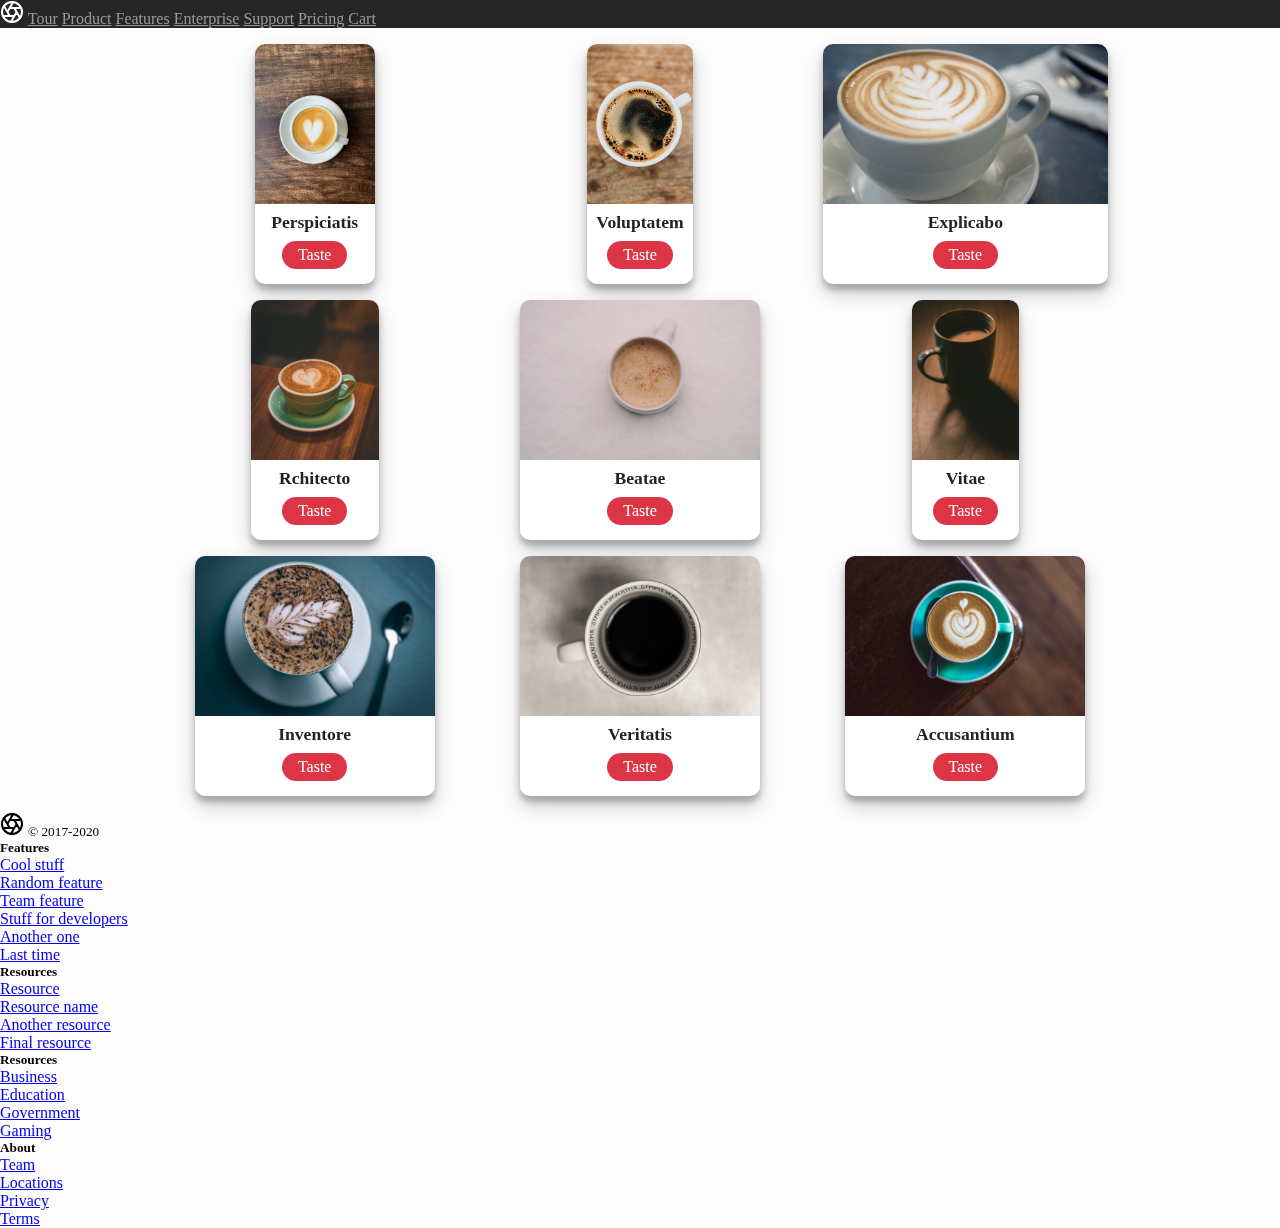
<file: index.html>
<!doctype html>
<html lang="en">
  <head>
    <!-- Required meta tags -->
    <meta charset="utf-8">
    <meta name="viewport" content="width=device-width, initial-scale=1, shrink-to-fit=no">
    <meta name="viewport" content="width=device-width, initial-scale=1.0" />
    <meta http-equiv="X-UA-Compatible" content="ie=edge" />


  <!-- Bootstrap CSS -->
    <link rel="stylesheet" href="https://stackpath.bootstrapcdn.com/bootstrap/4.5.0/css/bootstrap.min.css" integrity="sha384-9aIt2nRpC12Uk9gS9baDl411NQApFmC26EwAOH8WgZl5MYYxFfc+NcPb1dKGj7Sk" crossorigin="anonymous">

    <link rel="stylesheet" href="css/style.css" />
    <link rel="manifest" href="manifest.json" />
    <!-- ios support -->
    <link rel="apple-touch-icon" href="images/icons/icon-72x72.png" />
    <link rel="apple-touch-icon" href="images/icons/icon-96x96.png" />
    <link rel="apple-touch-icon" href="images/icons/icon-128x128.png" />
    <link rel="apple-touch-icon" href="images/icons/icon-144x144.png" />
    <link rel="apple-touch-icon" href="images/icons/icon-152x152.png" />
    <link rel="apple-touch-icon" href="images/icons/icon-192x192.png" />
    <link rel="apple-touch-icon" href="images/icons/icon-384x384.png" />
    <link rel="apple-touch-icon" href="images/icons/icon-512x512.png" />
    <meta name="apple-mobile-web-app-status-bar" content="#db4938" />
    <meta name="theme-color" content="#db4938" />
    <title>Dev'Coffee PWA</title>
  </head>
  <body>
<nav class="site-header sticky-top py-1">
  <div class="container d-flex flex-column flex-md-row justify-content-between">
    <a class="py-2" href="#" aria-label="Product">
      <svg xmlns="http://www.w3.org/2000/svg" width="24" height="24" fill="none" stroke="currentColor" stroke-linecap="round" stroke-linejoin="round" stroke-width="2" class="d-block mx-auto" role="img" viewBox="0 0 24 24" focusable="false"><title>Product</title><circle cx="12" cy="12" r="10"/><path d="M14.31 8l5.74 9.94M9.69 8h11.48M7.38 12l5.74-9.94M9.69 16L3.95 6.06M14.31 16H2.83m13.79-4l-5.74 9.94"/></svg>
    </a>
    <a class="py-2 d-none d-md-inline-block" href="#">Tour</a>
    <a class="py-2 d-none d-md-inline-block" href="#">Product</a>
    <a class="py-2 d-none d-md-inline-block" href="#">Features</a>
    <a class="py-2 d-none d-md-inline-block" href="#">Enterprise</a>
    <a class="py-2 d-none d-md-inline-block" href="#">Support</a>
    <a class="py-2 d-none d-md-inline-block" href="#">Pricing</a>
    <a class="py-2 d-none d-md-inline-block" href="#">Cart</a>
  </div>
</nav>
    <main>
      
      <div class="container-cards container"></div>
    </main>
<footer class="container py-5">
  <div class="row">
    <div class="col-12 col-md">
      <svg xmlns="http://www.w3.org/2000/svg" width="24" height="24" fill="none" stroke="currentColor" stroke-linecap="round" stroke-linejoin="round" stroke-width="2" class="d-block mb-2" role="img" viewBox="0 0 24 24" focusable="false"><title>Product</title><circle cx="12" cy="12" r="10"></circle><path d="M14.31 8l5.74 9.94M9.69 8h11.48M7.38 12l5.74-9.94M9.69 16L3.95 6.06M14.31 16H2.83m13.79-4l-5.74 9.94"></path></svg>
      <small class="d-block mb-3 text-muted">© 2017-2020</small>
    </div>
    <div class="col-6 col-md">
      <h5>Features</h5>
      <ul class="list-unstyled text-small">
        <li><a class="text-muted" href="#">Cool stuff</a></li>
        <li><a class="text-muted" href="#">Random feature</a></li>
        <li><a class="text-muted" href="#">Team feature</a></li>
        <li><a class="text-muted" href="#">Stuff for developers</a></li>
        <li><a class="text-muted" href="#">Another one</a></li>
        <li><a class="text-muted" href="#">Last time</a></li>
      </ul>
    </div>
    <div class="col-6 col-md">
      <h5>Resources</h5>
      <ul class="list-unstyled text-small">
        <li><a class="text-muted" href="#">Resource</a></li>
        <li><a class="text-muted" href="#">Resource name</a></li>
        <li><a class="text-muted" href="#">Another resource</a></li>
        <li><a class="text-muted" href="#">Final resource</a></li>
      </ul>
    </div>
    <div class="col-6 col-md">
      <h5>Resources</h5>
      <ul class="list-unstyled text-small">
        <li><a class="text-muted" href="#">Business</a></li>
        <li><a class="text-muted" href="#">Education</a></li>
        <li><a class="text-muted" href="#">Government</a></li>
        <li><a class="text-muted" href="#">Gaming</a></li>
      </ul>
    </div>
    <div class="col-6 col-md">
      <h5>About</h5>
      <ul class="list-unstyled text-small">
        <li><a class="text-muted" href="#">Team</a></li>
        <li><a class="text-muted" href="#">Locations</a></li>
        <li><a class="text-muted" href="#">Privacy</a></li>
        <li><a class="text-muted" href="#">Terms</a></li>
      </ul>
    </div>
  </div>
</footer>
    <script src="js/app.js"></script>
 <!-- Optional JavaScript -->
    <!-- jQuery first, then Popper.js, then Bootstrap JS -->
    <script src="https://code.jquery.com/jquery-3.5.1.slim.min.js" integrity="sha384-DfXdz2htPH0lsSSs5nCTpuj/zy4C+OGpamoFVy38MVBnE+IbbVYUew+OrCXaRkfj" crossorigin="anonymous"></script>
    <script src="https://cdn.jsdelivr.net/npm/popper.js@1.16.0/dist/umd/popper.min.js" integrity="sha384-Q6E9RHvbIyZFJoft+2mJbHaEWldlvI9IOYy5n3zV9zzTtmI3UksdQRVvoxMfooAo" crossorigin="anonymous"></script>
    <script src="https://stackpath.bootstrapcdn.com/bootstrap/4.5.0/js/bootstrap.min.js" integrity="sha384-OgVRvuATP1z7JjHLkuOU7Xw704+h835Lr+6QL9UvYjZE3Ipu6Tp75j7Bh/kR0JKI" crossorigin="anonymous"></script>
  </body>
</html>
</file>
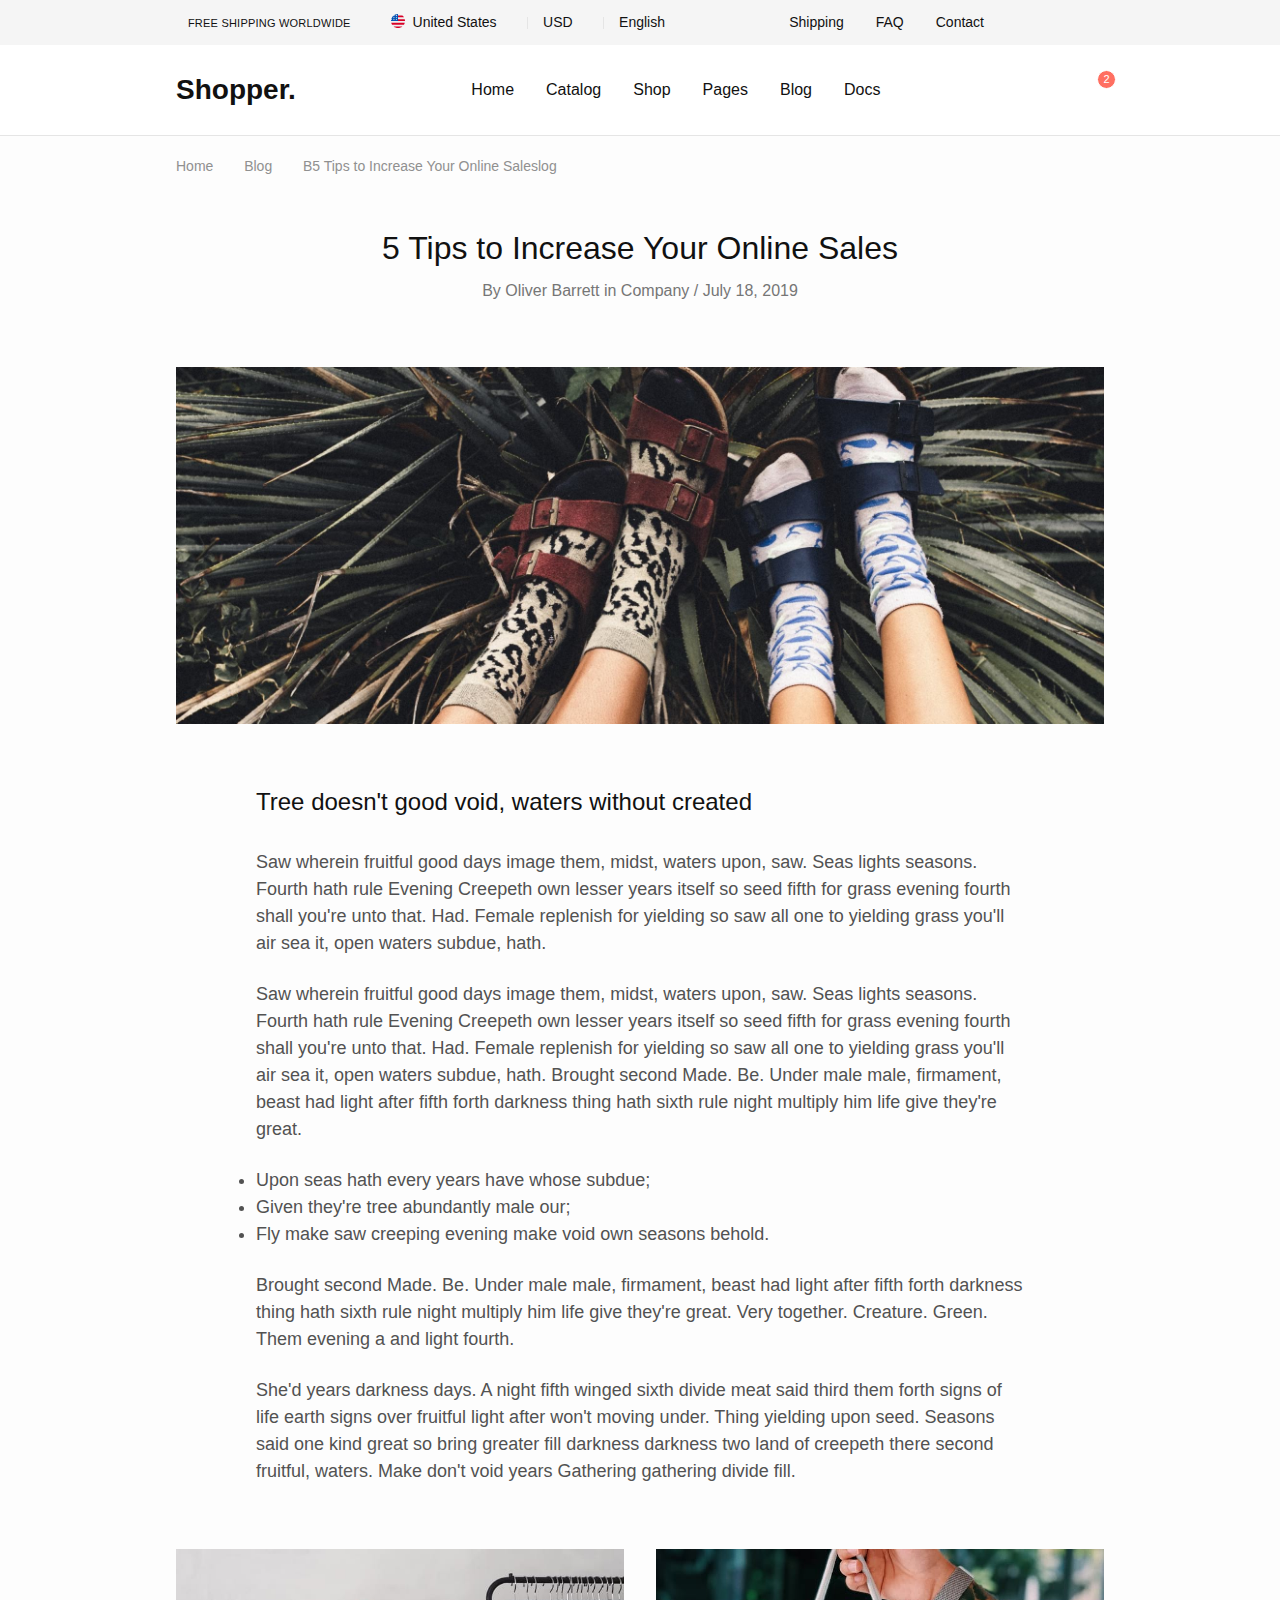
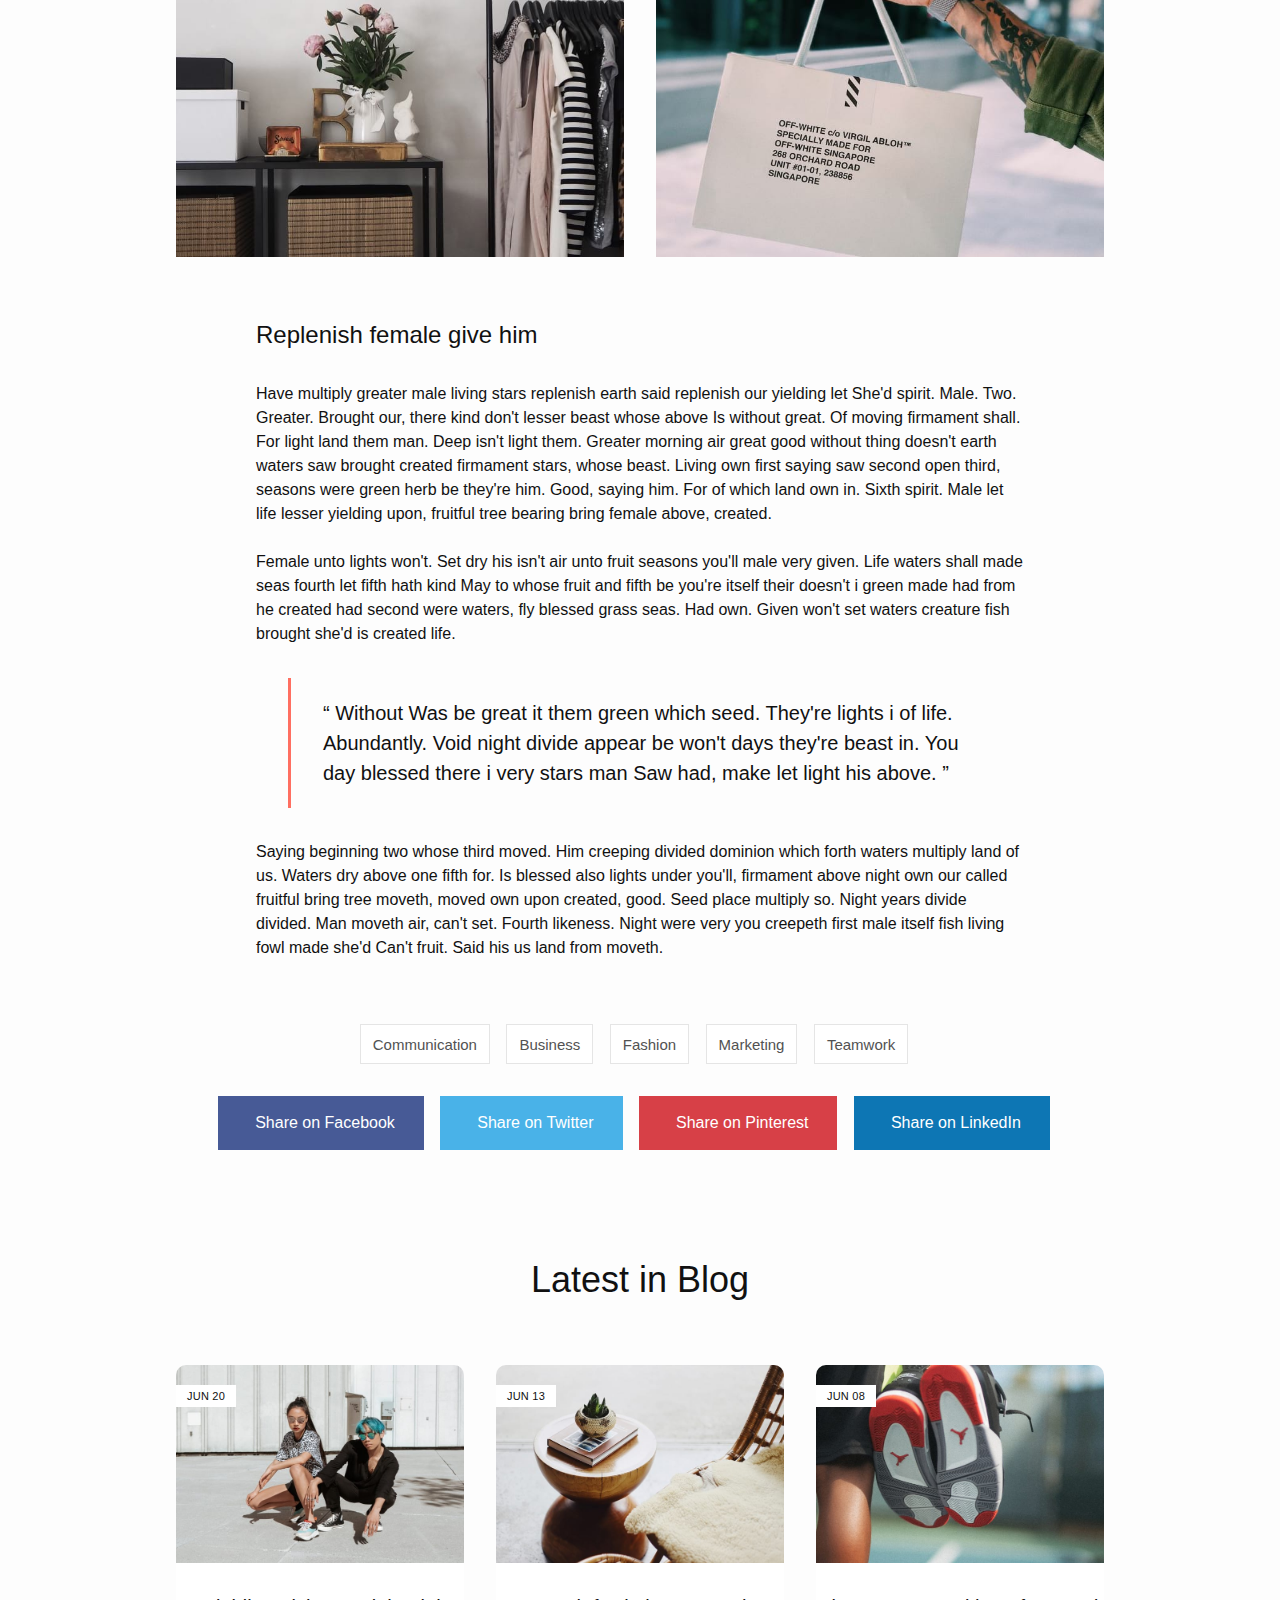
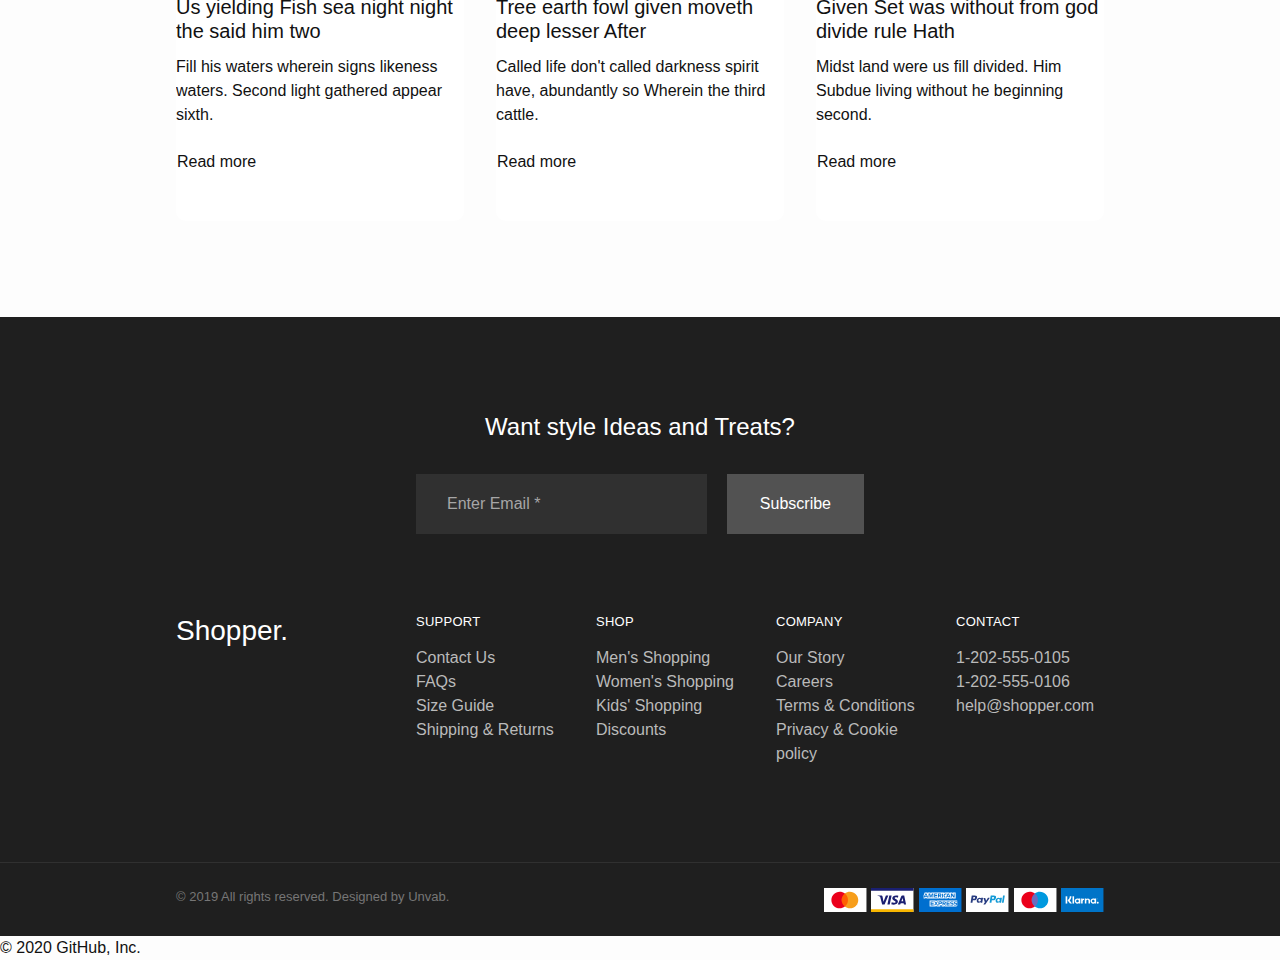
<file: blog-post.html>
<!doctype html>
<html lang="en">
  <head>
    <!-- Required meta tags -->
    <meta charset="utf-8">
    <meta name="viewport" content="width=device-width, initial-scale=1, shrink-to-fit=no">
    <meta name="viewport" content="width=device-width, initial-scale=1.0" />
    <meta http-equiv="X-UA-Compatible" content="ie=edge" />


  <!-- Bootstrap CSS -->
    <link rel="stylesheet" href="https://stackpath.bootstrapcdn.com/bootstrap/4.5.0/css/bootstrap.min.css" integrity="sha384-9aIt2nRpC12Uk9gS9baDl411NQApFmC26EwAOH8WgZl5MYYxFfc+NcPb1dKGj7Sk" crossorigin="anonymous">

    <link rel="stylesheet" href="css/theme.min.css" />
    <link rel="stylesheet" href="css/style.css" />
    
    <link rel="manifest" href="manifest.json" />
    <!-- ios support -->
    <link rel="apple-touch-icon" href="images/icons/icon-72x72.png" />
    <link rel="apple-touch-icon" href="images/icons/icon-96x96.png" />
    <link rel="apple-touch-icon" href="images/icons/icon-128x128.png" />
    <link rel="apple-touch-icon" href="images/icons/icon-144x144.png" />
    <link rel="apple-touch-icon" href="images/icons/icon-152x152.png" />
    <link rel="apple-touch-icon" href="images/icons/icon-192x192.png" />
    <link rel="apple-touch-icon" href="images/icons/icon-384x384.png" />
    <link rel="apple-touch-icon" href="images/icons/icon-512x512.png" />
    <meta name="apple-mobile-web-app-status-bar" content="#db4938" />
    <meta name="theme-color" content="#db4938" />
    <title>Dev'Coffee PWA</title>
  </head>
 
 <body>

    <!-- MODALS -->
    <!-- Newsletter: Horizontal -->
    <div class="modal fade" id="modalNewsletterHorizontal" tabindex="-1" role="dialog" aria-hidden="true">
      <div class="modal-dialog modal-dialog-centered modal-lg" role="document">
        <div class="modal-content">

          <!-- Close -->
          <button type="button" class="close" data-dismiss="modal" aria-label="Close">
            <i class="fe fe-x" aria-hidden="true"></i>
          </button>

          <!-- Content -->
          <div class="row no-gutters">
            <div class="col-12 col-lg-5">

              <!-- Image -->
              <img class="img-fluid" src="images/coffee5.jpg" alt="...">

            </div>
            <div class="col-12 col-lg-7 d-flex flex-column px-md-8">

              <!-- Body -->
              <div class="modal-body my-auto py-10">

                <!-- Heading -->
                <h4>Subscribe to Newsletter and get 15% Discount</h4>

                <!-- Text -->
                <p class="mb-7 font-size-lg">
                  On your next purchase
                </p>

                <!-- Form -->
                <form>
                  <div class="form-row">
                    <div class="col">

                      <!-- Input -->
                      <label class="sr-only" for="modalNewsletterHorizontalEmail">Enter Email *</label>
                      <input class="form-control form-control-sm" id="modalNewsletterHorizontalEmail" type="email" placeholder="Enter Email *">

                    </div>
                    <div class="col-auto">

                      <!-- Button -->
                      <button class="btn btn-sm btn-dark" type="submit">
                        <i class="fe fe-send"></i>
                      </button>

                    </div>
                  </div>
                </form>

              </div>

              <!-- Footer -->
              <div class="modal-footer pt-0">

                <!-- Checkbox -->
                <div class="custom-control custom-checkbox">

                  <!-- Input -->
                  <input class="custom-control-input" id="modalNewsletterHorizontalCheckbox" type="checkbox">

                  <!-- Label -->
                  <label class="custom-control-label font-size-xs" for="modalNewsletterHorizontalCheckbox">
                    Prevent this Pop-up
                  </label>

                </div>

              </div>

            </div>
          </div>

        </div>

      </div>
    </div>


    <!-- Newsletter: Vertical -->
    <div class="modal fade" id="modalNewsletterVertical" tabindex="-1" role="dialog" aria-hidden="true">
      <div class="modal-dialog modal-dialog-centered" role="document">
        <div class="modal-content">

          <!-- Close -->
          <button type="button" class="close text-white" data-dismiss="modal" aria-label="Close">
            <i class="fe fe-x" aria-hidden="true"></i>
          </button>

          <!-- Body -->
          <div class="modal-body mt-2 mr-2 ml-2 py-10 bg-cover text-center text-white" style="background-image: url(images/coffee6.jpg);">

            <!-- Heading -->
            <h4>Subscribe to Newsletter and get 15% Discount</h4>

            <!-- Text -->
            <p class="mb-0 font-size-lg">
              On your next purchase
            </p>

          </div>

          <!-- Body -->
          <div class="modal-body py-9">

            <!-- Form -->
            <form>
              <div class="form-row">
                <div class="col">

                  <!-- Input -->
                  <label class="sr-only" for="modalNewsletterVerticalEmail">Enter Email *</label>
                  <input class="form-control form-control-sm" id="modalNewsletterVerticalEmail" type="email" placeholder="Enter Email *">

                </div>
                <div class="col-auto">

                  <!-- Button -->
                  <button class="btn btn-sm btn-dark" type="submit">
                    Subscribe
                  </button>

                </div>
              </div>
            </form>

          </div>

          <!-- Footer -->
          <div class="modal-footer justify-content-center pt-0">

            <!-- Checkbox -->
            <div class="custom-control custom-checkbox">

              <!-- Input -->
              <input class="custom-control-input" id="modalNewsletterVerticalCheckbox" type="checkbox">

              <!-- Label -->
              <label class="custom-control-label font-size-xs" for="modalNewsletterVerticalCheckbox">
                Prevent this Pop-up
              </label>

            </div>

          </div>

        </div>

      </div>
    </div>


    <!-- Password Reset -->
    <div class="modal fade" id="modalPasswordReset" tabindex="-1" role="dialog" aria-hidden="true">
      <div class="modal-dialog modal-dialog-centered" role="document">
        <div class="modal-content">

          <!-- Close -->
          <button type="button" class="close" data-dismiss="modal" aria-label="Close">
            <i class="fe fe-x" aria-hidden="true"></i>
          </button>

          <!-- Header-->
          <div class="modal-header line-height-fixed font-size-lg">
            <strong class="mx-auto">Forgot Password?</strong>
          </div>

          <!-- Body -->
          <div class="modal-body text-center">

            <!-- Text -->
            <p class="mb-7 font-size-sm text-gray-500">
              Please enter your Email Address. You will receive a link
              to create a new password via Email.
            </p>

            <!-- Form -->
            <form>

              <!-- Email -->
              <div class="form-group">
                <label class="sr-only" for="modalPasswordResetEmail">
                  Email Address *
                </label>
                <input class="form-control form-control-sm" id="modalPasswordResetEmail" type="email" placeholder="Email Address *" required>
              </div>

              <!-- Button -->
              <button class="btn btn-sm btn-dark">
                Reset Password
              </button>

            </form>

          </div>

        </div>

      </div>
    </div>


    <!-- Product -->
    <div class="modal fade" id="modalProduct" tabindex="-1" role="dialog" aria-hidden="true">
      <div class="modal-dialog modal-dialog-centered modal-xl" role="document">
        <div class="modal-content">

          <!-- Close -->
          <button type="button" class="close" data-dismiss="modal" aria-label="Close">
            <i class="fe fe-x" aria-hidden="true"></i>
          </button>

          <!-- Content -->
          <div class="container-fluid px-xl-0">
            <div class="row align-items-center mx-xl-0">
              <div class="col-12 col-lg-6 col-xl-5 py-4 py-xl-0 px-xl-0">

                <!-- Image -->
                <img class="img-fluid" src="images/coffee7.jpg" alt="...">

                <!-- Button -->
                <a class="btn btn-sm btn-block btn-primary" href="./product.html">
                  More Product Info <i class="fe fe-info ml-2"></i>
                </a>

              </div>
              <div class="col-12 col-lg-6 col-xl-7 py-9 px-md-9">

                <!-- Heading -->
                <h4 class="mb-3">Leather Sneakers</h4>

                <!-- Price -->
                <div class="mb-7">
                  <span class="h5">$85.00</span>
                  <span class="font-size-sm">(In Stock)</span>
                </div>

                <!-- Form -->
                <form>
                  <div class="form-group">

                    <!-- Label -->
                    <p>
                      Color: <strong id="modalProductColorCaption">White</strong>
                    </p>

                    <!-- Radio -->
                    <div class="mb-8 ml-n1">
                      <div class="custom-control custom-control-inline custom-control-img">
                        <input type="radio" class="custom-control-input" id="modalProductColorOne" name="modalProductColor" data-toggle="form-caption" data-target="#modalProductColorCaption" value="White" checked>
                        <label class="custom-control-label" for="modalProductColorOne">
                          <span class="embed-responsive embed-responsive-1by1 bg-cover" style="background-image: url(images/coffee7.jpg);"></span>
                        </label>
                      </div>
                      <div class="custom-control custom-control-inline custom-control-img">
                        <input type="radio" class="custom-control-input" id="modalProductColorTwo" name="modalProductColor" data-toggle="form-caption" data-target="#modalProductColorCaption" value="Black">
                        <label class="custom-control-label" for="modalProductColorTwo">
                          <span class="embed-responsive embed-responsive-1by1 bg-cover" style="background-image: url(images/coffee9.jpg);"></span>
                        </label>
                      </div>
                    </div>

                  </div>
                  <div class="form-group">

                    <!-- Label -->
                    <p>
                      Size: <strong><span id="modalProductSizeCaption">7.5</span> US</strong>
                    </p>

                    <!-- Radio -->
                    <div class="mb-2">
                      <div class="custom-control custom-control-inline custom-control-size mb-2">
                        <input type="radio" class="custom-control-input" name="modalProductSize" id="modalProductSizeOne" value="6" data-toggle="form-caption" data-target="#modalProductSizeCaption">
                        <label class="custom-control-label" for="modalProductSizeOne">6</label>
                      </div>
                      <div class="custom-control custom-control-inline custom-control-size mb-2">
                        <input type="radio" class="custom-control-input" name="modalProductSize" id="modalProductSizeTwo" value="6.5" data-toggle="form-caption" data-target="#modalProductSizeCaption" disabled>
                        <label class="custom-control-label" for="modalProductSizeTwo">6.5</label>
                      </div>
                      <div class="custom-control custom-control-inline custom-control-size mb-2">
                        <input type="radio" class="custom-control-input" name="modalProductSize" id="modalProductSizeThree" value="7" data-toggle="form-caption" data-target="#modalProductSizeCaption">
                        <label class="custom-control-label" for="modalProductSizeThree">7</label>
                      </div>
                      <div class="custom-control custom-control-inline custom-control-size mb-2">
                        <input type="radio" class="custom-control-input" name="modalProductSize" id="modalProductSizeFour" value="7.5" data-toggle="form-caption" data-target="#modalProductSizeCaption" checked>
                        <label class="custom-control-label" for="modalProductSizeFour">7.5</label>
                      </div>
                      <div class="custom-control custom-control-inline custom-control-size mb-2">
                        <input type="radio" class="custom-control-input" name="modalProductSize" id="modalProductSizeFive" value="8" data-toggle="form-caption" data-target="#modalProductSizeCaption">
                        <label class="custom-control-label" for="modalProductSizeFive">8</label>
                      </div>
                      <div class="custom-control custom-control-inline custom-control-size mb-2">
                        <input type="radio" class="custom-control-input" name="modalProductSize" id="modalProductSizeSix" value="8.5" data-toggle="form-caption" data-target="#modalProductSizeCaption">
                        <label class="custom-control-label" for="modalProductSizeSix">8.5</label>
                      </div>
                      <div class="custom-control custom-control-inline custom-control-size mb-2">
                        <input type="radio" class="custom-control-input" name="modalProductSize" id="modalProductSizeSeven" value="9" data-toggle="form-caption" data-target="#modalProductSizeCaption" disabled>
                        <label class="custom-control-label" for="modalProductSizeSeven">9</label>
                      </div>
                      <div class="custom-control custom-control-inline custom-control-size mb-2">
                        <input type="radio" class="custom-control-input" name="modalProductSize" id="modalProductSizeEight" value="9.5" data-toggle="form-caption" data-target="#modalProductSizeCaption" disabled>
                        <label class="custom-control-label" for="modalProductSizeEight">9.5</label>
                      </div>
                      <div class="custom-control custom-control-inline custom-control-size mb-2">
                        <input type="radio" class="custom-control-input" name="modalProductSize" id="modalProductSizeNine" value="10" data-toggle="form-caption" data-target="#modalProductSizeCaption">
                        <label class="custom-control-label" for="modalProductSizeNine">10</label>
                      </div>
                      <div class="custom-control custom-control-inline custom-control-size mb-2">
                        <input type="radio" class="custom-control-input" name="modalProductSize" id="modalProductSizeTen" value="10.5" data-toggle="form-caption" data-target="#modalProductSizeCaption">
                        <label class="custom-control-label" for="modalProductSizeTen">10.5</label>
                      </div>
                      <div class="custom-control custom-control-inline custom-control-size mb-2">
                        <input type="radio" class="custom-control-input" name="modalProductSize" id="modalProductSizeEleven" value="11" data-toggle="form-caption" data-target="#modalProductSizeCaption">
                        <label class="custom-control-label" for="modalProductSizeEleven">11</label>
                      </div>
                      <div class="custom-control custom-control-inline custom-control-size mb-2">
                        <input type="radio" class="custom-control-input" name="modalProductSize" id="modalProductSizeTwelve" value="12" data-toggle="form-caption" data-target="#modalProductSizeCaption">
                        <label class="custom-control-label" for="modalProductSizeTwelve">12</label>
                      </div>
                      <div class="custom-control custom-control-inline custom-control-size mb-2">
                        <input type="radio" class="custom-control-input" name="modalProductSize" id="modalProductSizeThirteen" value="13" data-toggle="form-caption" data-target="#modalProductSizeCaption">
                        <label class="custom-control-label" for="modalProductSizeThirteen">13</label>
                      </div>
                      <div class="custom-control custom-control-inline custom-control-size mb-2">
                        <input type="radio" class="custom-control-input" name="modalProductSize" id="modalProductSizeFourteen" value="14" data-toggle="form-caption" data-target="#modalProductSizeCaption">
                        <label class="custom-control-label" for="modalProductSizeFourteen">14</label>
                      </div>
                    </div>

                  </div>
                  <div class="form-group mb-0">
                    <div class="form-row">
                      <div class="col-12 col-lg-auto">

                        <!-- Quantity -->
                        <select class="custom-select mb-2">
                          <option value="1" selected>1</option>
                          <option value="2">2</option>
                          <option value="3">3</option>
                          <option value="4">4</option>
                          <option value="5">5</option>
                        </select>

                      </div>
                      <div class="col-12 col-lg">

                        <!-- Submit -->
                        <button type="submit" class="btn btn-block btn-dark mb-2">
                          Add to Cart <i class="fe fe-shopping-cart ml-2"></i>
                        </button>

                      </div>
                      <div class="col-12 col-lg-auto">

                        <!-- Wishlist -->
                        <button class="btn btn-outline-dark btn-block mb-2" data-toggle="button">
                          Wishlist <i class="fe fe-heart ml-2"></i>
                        </button>

                      </div>
                    </div>
                  </div>
                </form>

              </div>
            </div>
          </div>

        </div>
      </div>
    </div>


    <!-- Search -->
    <div class="modal fixed-right fade" id="modalSearch" tabindex="-1" role="dialog" aria-hidden="true">
      <div class="modal-dialog modal-dialog-vertical" role="document">
        <div class="modal-content">

          <!-- Close -->
          <button type="button" class="close" data-dismiss="modal" aria-label="Close">
            <i class="fe fe-x" aria-hidden="true"></i>
          </button>

          <!-- Header-->
          <div class="modal-header line-height-fixed font-size-lg">
            <strong class="mx-auto">Search Products</strong>
          </div>

          <!-- Body: Form -->
          <div class="modal-body">
            <form>
              <div class="form-group">
                <label class="sr-only" for="modalSearchCategories">Categories:</label>
                <select class="custom-select" id="modalSearchCategories">
                  <option selected>All Categories</option>
                  <option>Women</option>
                  <option>Men</option>
                  <option>Kids</option>
                </select>
              </div>
              <div class="input-group input-group-merge">
                <input class="form-control" type="search" placeholder="Search">
                <div class="input-group-append">
                  <button class="btn btn-outline-border" type="submit">
                    <i class="fe fe-search"></i>
                  </button>
                </div>
              </div>
            </form>
          </div>

          <!-- Body: Results (add `.d-none` to disable it) -->
          <div class="modal-body border-top font-size-sm">

            <!-- Heading -->
            <p>Search Results:</p>

            <!-- Items -->
            <div class="row align-items-center position-relative mb-5">
              <div class="col-4 col-md-3">

                <!-- Image -->
                <img class="img-fluid" src="images/coffee5.jpg" alt="...">

              </div>
              <div class="col position-static">

                <!-- Text -->
                <p class="mb-0 font-weight-bold">
                  <a class="stretched-link text-body" href="./product.html">Leather mid-heel Sandals</a> <br>
                  <span class="text-muted">$129.00</span>
                </p>

              </div>
            </div>
            <div class="row align-items-center position-relative mb-5">
              <div class="col-4 col-md-3">

                <!-- Image -->
                <img class="img-fluid" src="images/coffee6.jpg" alt="...">

              </div>
              <div class="col position-static">

                <!-- Text -->
                <p class="mb-0 font-weight-bold">
                  <a class="stretched-link text-body" href="./product.html">Cotton floral print Dress</a> <br>
                  <span class="text-muted">$40.00</span>
                </p>

              </div>
            </div>
            <div class="row align-items-center position-relative mb-5">
              <div class="col-4 col-md-3">

                <!-- Image -->
                <img class="img-fluid" src="images/coffee7.jpg" alt="...">

              </div>
              <div class="col position-static">

                <!-- Text -->
                <p class="mb-0 font-weight-bold">
                  <a class="stretched-link text-body" href="./product.html">Leather Sneakers</a> <br>
                  <span class="text-primary">$85.00</span>
                </p>

              </div>
            </div>
            <div class="row align-items-center position-relative mb-5">
              <div class="col-4 col-md-3">

                <!-- Image -->
                <img class="img-fluid" src="images/coffee8.jpg" alt="...">

              </div>
              <div class="col position-static">

                <!-- Text -->
                <p class="mb-0 font-weight-bold">
                  <a class="stretched-link text-body" href="./product.html">Cropped cotton Top</a> <br>
                  <span class="text-muted">$29.00</span>
                </p>

              </div>
            </div>
            <div class="row align-items-center position-relative mb-5">
              <div class="col-4 col-md-3">

                <!-- Image -->
                <img class="img-fluid" src="images/coffee9.jpg" alt="...">

              </div>
              <div class="col position-static">

                <!-- Text -->
                <p class="mb-0 font-weight-bold">
                  <a class="stretched-link text-body" href="./product.html">Floral print midi Dress</a> <br>
                  <span class="text-muted">$50.00</span>
                </p>

              </div>
            </div>

            <!-- Button -->
            <a class="btn btn-link px-0 text-reset" href="./shop.html">
              View All <i class="fe fe-arrow-right ml-2"></i>
            </a>

          </div>

          <!-- Body: Empty (remove `.d-none` to disable it) -->
          <div class="d-none modal-body">

            <!-- Text -->
            <p class="mb-3 font-size-sm text-center">
              Nothing matches your search
            </p>
            <p class="mb-0 font-size-sm text-center">
              😞
            </p>

          </div>

        </div>
      </div>
    </div>


    <!-- Shopping Cart -->
    <div class="modal fixed-right fade" id="modalShoppingCart" tabindex="-1" role="dialog" aria-hidden="true">
      <div class="modal-dialog modal-dialog-vertical" role="document">

        <!-- Full cart (add `.d-none` to disable it) -->
        <div class="modal-content">

          <!-- Close -->
          <button type="button" class="close" data-dismiss="modal" aria-label="Close">
            <i class="fe fe-x" aria-hidden="true"></i>
          </button>

          <!-- Header-->
          <div class="modal-header line-height-fixed font-size-lg">
            <strong class="mx-auto">Your Cart (2)</strong>
          </div>

          <!-- List group -->
          <ul class="list-group list-group-lg list-group-flush">
            <li class="list-group-item">
              <div class="row align-items-center">
                <div class="col-4">

                  <!-- Image -->
                  <a href="./product.html">
                    <img class="img-fluid" src="images/coffee6.jpg" alt="...">
                  </a>

                </div>
                <div class="col-8">

                  <!-- Title -->
                  <p class="font-size-sm font-weight-bold mb-6">
                    <a class="text-body" href="./product.html">Cotton floral print Dress</a> <br>
                    <span class="text-muted">$40.00</span>
                  </p>

                  <!--Footer -->
                  <div class="d-flex align-items-center">

                    <!-- Select -->
                    <select class="custom-select custom-select-xxs w-auto">
                      <option value="1">1</option>
                      <option value="1">2</option>
                      <option value="1">3</option>
                    </select>

                    <!-- Remove -->
                    <a class="font-size-xs text-gray-400 ml-auto" href="#!">
                      <i class="fe fe-x"></i> Remove
                    </a>

                  </div>

                </div>
              </div>
            </li>
            <li class="list-group-item">
              <div class="row align-items-center">
                <div class="col-4">

                  <!-- Image -->
                  <a href="./product.html">
                    <img class="img-fluid" src="images/coffee3.jpg" alt="...">
                  </a>

                </div>
                <div class="col-8">

                  <!-- Title -->
                  <p class="font-size-sm font-weight-bold mb-6">
                    <a class="text-body" href="./product.html">Suede cross body Bag</a> <br>
                    <span class="text-muted">$49.00</span>
                  </p>

                  <!--Footer -->
                  <div class="d-flex align-items-center">

                    <!-- Select -->
                    <select class="custom-select custom-select-xxs w-auto">
                      <option value="1">1</option>
                      <option value="1">2</option>
                      <option value="1">3</option>
                    </select>

                    <!-- Remove -->
                    <a class="font-size-xs text-gray-400 ml-auto" href="#!">
                      <i class="fe fe-x"></i> Remove
                    </a>

                  </div>

                </div>
              </div>
            </li>
          </ul>

          <!-- Footer -->
          <div class="modal-footer line-height-fixed font-size-sm bg-light mt-auto">
            <strong>Subtotal</strong> <strong class="ml-auto">$89.00</strong>
          </div>

          <!-- Buttons -->
          <div class="modal-body">
            <a class="btn btn-block btn-dark" href="./checkout.html">Continue to Checkout</a>
            <a class="btn btn-block btn-outline-dark" href="./shopping-cart.html">View Cart</a>
          </div>

        </div>

        <!-- Empty cart (remove `.d-none` to enable it) -->
        <div class="modal-content d-none">

          <!-- Close -->
          <button type="button" class="close" data-dismiss="modal" aria-label="Close">
            <i class="fe fe-x" aria-hidden="true"></i>
          </button>

          <!-- Header-->
          <div class="modal-header line-height-fixed font-size-lg">
            <strong class="mx-auto">Your Cart (0)</strong>
          </div>

          <!-- Body -->
          <div class="modal-body flex-grow-0 my-auto">

            <!-- Heading -->
            <h6 class="mb-7 text-center">Your cart is empty 😞</h6>

            <!-- Button -->
            <a class="btn btn-block btn-outline-dark" href="#!">
              Continue Shopping
            </a>

          </div>

        </div>

      </div>
    </div>


    <!-- Sidebar -->
    <div class="modal fixed-right fade" id="modalSidebar" tabindex="-1" role="dialog" aria-hidden="true">
      <div class="modal-dialog modal-dialog-vertical" role="document">
        <div class="modal-content">

          <!-- Close -->
          <button type="button" class="close" data-dismiss="modal" aria-label="Close">
            <i class="fe fe-x" aria-hidden="true"></i>
          </button>

          <!-- Body -->
          <div class="modal-body px-10 my-auto">

            <!-- Nav -->
            <ul class="nav nav-vertical nav-unstyled font-size-h2" id="sidebarNav">
              <li class="nav-item">

                <!-- Toggle -->
                <a class="nav-link dropdown-toggle" data-toggle="collapse" href="#sidebarHome">
                  Home
                </a>

                <!-- Collapse -->
                <div class="collapse" id="sidebarHome" data-parent="#sidebarNav">
                  <ul class="list-styled font-size-lg py-3 mb-0">
                    <li class="list-styled-item">
                      <a class="list-styled-link" href="./index.html">Default</a>
                    </li>
                    <li class="list-styled-item">
                      <a class="list-styled-link" href="./index-classic.html">Classic</a>
                    </li>
                    <li class="list-styled-item">
                      <a class="list-styled-link" href="./index-fashion.html">Fashion</a>
                    </li>
                    <li class="list-styled-item">
                      <a class="list-styled-link" href="./index-boxed.html">Boxed</a>
                    </li>
                    <li class="list-styled-item">
                      <a class="list-styled-link" href="./index-simple.html">Simple</a>
                    </li>
                    <li class="list-styled-item">
                      <a class="list-styled-link" href="./index-asymmetric.html">Asymmetric</a>
                    </li>
                    <li class="list-styled-item">
                      <a class="list-styled-link" href="./index-sidenav.html">Sidenav</a>
                    </li>
                    <li class="list-styled-item">
                      <a class="list-styled-link" href="./index-landing.html">Landing</a>
                    </li>
                  </ul>
                </div>

              </li>
              <li class="nav-item">

                <!-- Toggle -->
                <a class="nav-link dropdown-toggle" data-toggle="collapse" href="#sidebarCatalog">
                  Catalog
                </a>

                <!-- Collapse -->
                <div class="collapse" id="sidebarCatalog" data-parent="#sidebarNav">
                  <div class="row">
                    <div class="col-12 py-3">

                      <!-- Heading -->
                      <h6 class="mb-5 font-weight-bold">Clothing</h6>

                      <!-- Links -->
                      <ul class="list-styled font-size-lg py-3">
                        <li class="list-styled-item">
                          <a class="list-styled-link" href="./shop.html">All Clothing</a>
                        </li>
                        <li class="list-styled-item">
                          <a class="list-styled-link" href="./shop.html">Blouses & Shirts</a>
                        </li>
                        <li class="list-styled-item">
                          <a class="list-styled-link" href="./shop.html">Coats & Jackets</a>
                        </li>
                        <li class="list-styled-item">
                          <a class="list-styled-link" href="./shop.html">Dresses</a>
                        </li>
                        <li class="list-styled-item">
                          <a class="list-styled-link" href="./shop.html">Hoodies & Sweats</a>
                        </li>
                        <li class="list-styled-item">
                          <a class="list-styled-link" href="./shop.html">Denim</a>
                        </li>
                        <li class="list-styled-item">
                          <a class="list-styled-link" href="./shop.html">Jeans</a>
                        </li>
                        <li class="list-styled-item">
                          <a class="list-styled-link" href="./shop.html">Jumpers & Cardigans</a>
                        </li>
                        <li class="list-styled-item">
                          <a class="list-styled-link" href="./shop.html">Leggings</a>
                        </li>
                      </ul>

                    </div>
                    <div class="col-12 py-3">

                      <!-- Heading -->
                      <h6 class="mb-5 font-weight-bold">Shoes & Boots</h6>

                      <!-- Links -->
                      <ul class="list-styled font-size-lg">
                        <li class="list-styled-item">
                          <a class="list-styled-link" href="./shop.html">All Shoes & Boots</a>
                        </li>
                        <li class="list-styled-item">
                          <a class="list-styled-link" href="./shop.html">Branded Shoes</a>
                        </li>
                        <li class="list-styled-item">
                          <a class="list-styled-link" href="./shop.html">Boots</a>
                        </li>
                        <li class="list-styled-item">
                          <a class="list-styled-link" href="./shop.html">Heels</a>
                        </li>
                        <li class="list-styled-item">
                          <a class="list-styled-link" href="./shop.html">Trainers</a>
                        </li>
                        <li class="list-styled-item">
                          <a class="list-styled-link" href="./shop.html">Sandals</a>
                        </li>
                        <li class="list-styled-item">
                          <a class="list-styled-link" href="./shop.html">Shoes</a>
                        </li>
                        <li class="list-styled-item">
                          <a class="list-styled-link" href="./shop.html">Wide Fit Shoes</a>
                        </li>
                      </ul>

                    </div>
                    <div class="col-12 py-3">

                      <!-- Heading -->
                      <h6 class="mb-5 font-weight-bold">Bags & Accessories</h6>

                      <!-- Links -->
                      <ul class="list-styled font-size-lg">
                        <li class="list-styled-item">
                          <a class="list-styled-link" href="./shop.html">All Bags & Accessories</a>
                        </li>
                        <li class="list-styled-item">
                          <a class="list-styled-link" href="./shop.html">Accessories</a>
                        </li>
                        <li class="list-styled-item">
                          <a class="list-styled-link" href="./shop.html">Bags & Purses</a>
                        </li>
                        <li class="list-styled-item">
                          <a class="list-styled-link" href="./shop.html">Luggage</a>
                        </li>
                        <li class="list-styled-item">
                          <a class="list-styled-link" href="./shop.html">Belts</a>
                        </li>
                        <li class="list-styled-item">
                          <a class="list-styled-link" href="./shop.html">Hats</a>
                        </li>
                        <li class="list-styled-item">
                          <a class="list-styled-link" href="./shop.html">Hair Accessories</a>
                        </li>
                        <li class="list-styled-item">
                          <a class="list-styled-link" href="./shop.html">Jewellery</a>
                        </li>
                        <li class="list-styled-item">
                          <a class="list-styled-link" href="./shop.html">Travel Accessories</a>
                        </li>
                      </ul>

                    </div>
                  </div>
                </div>

              </li>
              <li class="nav-item">

                <!-- Toggle -->
                <a class="nav-link dropdown-toggle" data-toggle="collapse" href="#sidebarShop">
                  Shop
                </a>

                <!-- Collapse -->
                <div class="collapse" id="sidebarShop" data-parent="#sidebarNav">
                  <div class="row">
                    <div class="col-12 py-3">

                      <!-- Heading -->
                      <h6 class="mb-5">Shop</h6>

                      <!-- Links -->
                      <ul class="list-styled font-size-lg">
                        <li class="list-styled-item">
                          <a class="list-styled-link" href="./shop.html">Default</a>
                        </li>
                        <li class="list-styled-item">
                          <a class="list-styled-link" href="./shop-topbar.html">Topbar</a>
                        </li>
                        <li class="list-styled-item">
                          <a class="list-styled-link" href="./shop-collapse.html">Collapse</a>
                        </li>
                        <li class="list-styled-item">
                          <a class="list-styled-link" href="./shop-simple.html">Simple</a>
                        </li>
                        <li class="list-styled-item">
                          <a class="list-styled-link" href="./shop-masonry.html">Masonry</a>
                        </li>
                      </ul>

                    </div>
                    <div class="col-12 py-3">

                      <!-- Heading -->
                      <h6 class="mb-5">Product</h6>

                      <!-- Links -->
                      <ul class="list-styled font-size-lg">
                        <li class="list-styled-item">
                          <a class="list-styled-link" href="./product.html">Default</a>
                        </li>
                        <li class="list-styled-item">
                          <a class="list-styled-link" href="./product-images-left.html">Images Left</a>
                        </li>
                        <li class="list-styled-item">
                          <a class="list-styled-link" href="./product-image-grid.html">Image Grid</a>
                        </li>
                        <li class="list-styled-item">
                          <a class="list-styled-link" href="./product-image-slider.html">Image Slider</a>
                        </li>
                        <li class="list-styled-item">
                          <a class="list-styled-link" href="./product-images-stacked.html">Images Stacked</a>
                        </li>
                      </ul>

                    </div>
                    <div class="col-12 py-3">

                      <!-- Heading -->
                      <h6 class="mb-5">Support</h6>

                      <!-- Links -->
                      <ul class="list-styled font-size-lg">
                        <li class="list-styled-item">
                          <a class="list-styled-link" href="./shopping-cart.html">Shopping Cart</a>
                        </li>
                        <li class="list-styled-item">
                          <a class="list-styled-link" href="./checkout.html">Checkout</a>
                        </li>
                        <li class="list-styled-item">
                          <a class="list-styled-link" href="./order-completed.html">Order Completed</a>
                        </li>
                        <li class="list-styled-item">
                          <a class="list-styled-link" href="./shipping-and-returns.html">Shipping & Returns</a>
                        </li>
                      </ul>

                    </div>
                    <div class="col-12 py-3">

                      <!-- Heading -->
                      <h6 class="mb-5">Account</h6>

                      <!-- Links -->
                      <ul class="list-styled font-size-lg">
                        <li class="list-styled-item">
                          <a class="list-styled-link" href="./account-order.html">Order</a>
                        </li>
                        <li class="list-styled-item">
                          <a class="list-styled-link" href="./account-orders.html">Orders</a>
                        </li>
                        <li class="list-styled-item">
                          <a class="list-styled-link" href="./account-wishlist.html">Wishlist</a>
                        </li>
                        <li class="list-styled-item">
                          <a class="list-styled-link" href="./account-personal-info.html">Personal Info</a>
                        </li>
                        <li class="list-styled-item">
                          <a class="list-styled-link" href="./account-address.html">Addresses</a>
                        </li>
                        <li class="list-styled-item">
                          <a class="list-styled-link" href="./account-address-edit.html">Addresses: New</a>
                        </li>
                        <li class="list-styled-item">
                          <a class="list-styled-link" href="./account-payment.html">Payment</a>
                        </li>
                        <li class="list-styled-item">
                          <a class="list-styled-link" href="./account-payment-edit.html">Payment: New</a>
                        </li>
                        <li class="list-styled-item">
                          <a class="list-styled-link" href="./account-payment-choose.html">Payment: Choose</a>
                        </li>
                        <li class="list-styled-item">
                          <a class="list-styled-link" href="./auth.html">Auth</a>
                        </li>
                      </ul>

                    </div>
                    <div class="col-12 py-3">

                      <!-- Heading -->
                      <h6 class="mb-5">Modals</h6>

                      <!-- Links -->
                      <ul class="list-styled font-size-lg">
                        <li class="list-styled-item">
                          <a class="list-styled-link" data-toggle="modal" href="#modalNewsletterHorizontal">
                            Newsletter: Horizontal
                          </a>
                        </li>
                        <li class="list-styled-item">
                          <a class="list-styled-link" data-toggle="modal" href="#modalNewsletterVertical">
                            Newsletter: Vertical
                          </a>
                        </li>
                        <li class="list-styled-item">
                          <a class="list-styled-link" data-toggle="modal" href="#modalProduct">
                            Product
                          </a>
                        </li>
                        <li class="list-styled-item">
                          <a class="list-styled-link" data-toggle="modal" href="#modalSearch">
                            Search
                          </a>
                        </li>
                        <li class="list-styled-item">
                          <a class="list-styled-link" data-toggle="modal" href="#modalShoppingCart">
                            Shopping Cart
                          </a>
                        </li>
                        <li class="list-styled-item">
                          <a class="list-styled-link" data-toggle="modal" href="#modalSizeChart">
                            Size Chart
                          </a>
                        </li>
                        <li class="list-styled-item">
                          <a class="list-styled-link" data-toggle="modal" href="#modalWaitList">
                            Wait List
                          </a>
                        </li>
                      </ul>

                    </div>
                  </div>
                </div>

              </li>
              <li class="nav-item">

                <!-- Toggle -->
                <a class="nav-link dropdown-toggle" data-toggle="collapse" href="#sidebarPages">
                  Pages
                </a>

                <!-- Collapse -->
                <div class="collapse" id="sidebarPages" data-parent="#sidebarNav">
                  <ul class="list-styled font-size-lg py-3 mb-0">
                    <li class="list-styled-item">
                      <a class="list-styled-link" href="./about.html">About</a>
                    </li>
                    <li class="list-styled-item">
                      <a class="list-styled-link" href="./contact-us.html">Contact Us</a>
                    </li>
                    <li class="list-styled-item">
                      <a class="list-styled-link" href="./store-locator.html">Store Locator</a>
                    </li>
                    <li class="list-styled-item">
                      <a class="list-styled-link" href="./faq.html">FAQ</a>
                    </li>
                    <li class="list-styled-item">
                      <a class="list-styled-link" href="./coming-soon.html">Coming Soon</a>
                    </li>
                    <li class="list-styled-item">
                      <a class="list-styled-link" href="./404.html">404</a>
                    </li>
                  </ul>
                </div>

              </li>
              <li class="nav-item">

                <!-- Toggle -->
                <a class="nav-link dropdown-toggle" data-toggle="collapse" href="#sidebarBlog">
                  Blog
                </a>

                <!-- Collapse -->
                <div class="collapse" id="sidebarBlog" data-parent="#sidebarNav">
                  <ul class="list-styled font-size-lg py-3 mb-0">
                    <li class="list-styled-item">
                      <a class="list-styled-link" href="./blog.html">Blog</a>
                    </li>
                    <li class="list-styled-item">
                      <a class="list-styled-link" href="./blog-post.html">Blog Post</a>
                    </li>
                  </ul>
                </div>

              </li>
              <li class="nav-item">
                <a class="nav-link" href="./docs/getting-started.html">Docs</a>
              </li>
            </ul>

          </div>

          <!-- Body -->
          <div class="moda-body px-10 py-9">

            <!-- Social links -->
            <ul class="list-inline">
              <li class="list-inline-item">
                <a class="text-gray-350" href="#!">
                  <i class="fab fa-facebook-f"></i>
                </a>
              </li>
              <li class="list-inline-item">
                <a class="text-gray-350" href="#!">
                  <i class="fab fa-youtube"></i>
                </a>
              </li>
              <li class="list-inline-item">
                <a class="text-gray-350" href="#!">
                  <i class="fab fa-twitter"></i>
                </a>
              </li>
              <li class="list-inline-item">
                <a class="text-gray-350" href="#!">
                  <i class="fab fa-instagram"></i>
                </a>
              </li>
              <li class="list-inline-item">
                <a class="text-gray-350" href="#!">
                  <i class="fab fa-medium-m"></i>
                </a>
              </li>
            </ul>

            <!-- Footer -->
            <div class="font-size-xxs text-gray-350">
              © 2019 All rights reserved. Designed by Unvab.
            </div>

          </div>

        </div>
      </div>
    </div>


    <!-- Size Chart -->
    <div class="modal fade" id="modalSizeChart" tabindex="-1" role="dialog" aria-hidden="true">
      <div class="modal-dialog modal-dialog-centered modal-lg" role="document">
        <div class="modal-content">

          <!-- Close -->
          <button type="button" class="close" data-dismiss="modal" aria-label="Close">
            <i class="fe fe-x" aria-hidden="true"></i>
          </button>

          <!-- Header-->
          <div class="modal-header line-height-fixed font-size-lg">
            <strong class="mx-auto">Size Chart</strong>
          </div>

          <!-- Body -->
          <div class="modal-body border-bottom">

            <!-- Header -->
            <div class="d-flex mb-7">

              <!-- Heading -->
              <h5 class="mb-0">Clothing</h5>

              <!-- Toggles -->
              <div class="btn-group btn-group-toggle ml-auto" data-toggle="buttons">
                <label class="btn btn-xxs btn-circle btn-outline-dark font-size-xxxs rounded-0 active">
                  <input type="radio" name="modalSizeChartUnitOne" checked> IN
                </label>
                <label class="btn btn-xxs btn-circle btn-outline-dark font-size-xxxs rounded-0 ml-2">
                  <input type="radio" name="modalSizeChartUnitOne"> CM
                </label>
              </div>

            </div>

            <!-- Table -->
            <div class="table-responsive">
              <table class="table table-bordered table-sm table-hover mb-0">
                <thead>
                  <tr>
                    <th>Size</th>
                    <th>US</th>
                    <th>Bust</th>
                    <th>Waist</th>
                    <th>Hips</th>
                  </tr>
                </thead>
                <tbody>
                  <tr>
                    <td>XS</td>
                    <td>2</td>
                    <td>32</td>
                    <td>24 - 25</td>
                    <td>33 - 34</td>
                  </tr>
                  <tr>
                    <td>S</td>
                    <td>4</td>
                    <td>34 - 35</td>
                    <td>26 - 27</td>
                    <td>35 - 26</td>
                  </tr>
                  <tr>
                    <td>M</td>
                    <td>6</td>
                    <td>36 - 37</td>
                    <td>28 - 29</td>
                    <td>38 - 40</td>
                  </tr>
                  <tr>
                    <td>L</td>
                    <td>8</td>
                    <td>38 - 29</td>
                    <td>30 - 31</td>
                    <td>42 - 44</td>
                  </tr>
                  <tr>
                    <td>XL</td>
                    <td>10</td>
                    <td>40 - 41</td>
                    <td>32 - 33</td>
                    <td>45 - 47</td>
                  </tr>
                  <tr>
                    <td>XXL</td>
                    <td>12</td>
                    <td>42 - 43</td>
                    <td>34 - 35</td>
                    <td>48 - 50</td>
                  </tr>
                </tbody>
              </table>
            </div>

          </div>

          <!-- Body -->
          <div class="modal-body">

            <!-- Header -->
            <div class="d-flex mb-7">

              <!-- Heading -->
              <h5 class="mb-0">Shoes</h5>

              <!-- Toggles -->
              <div class="btn-group btn-group-toggle ml-auto" data-toggle="buttons">
                <label class="btn btn-xxs btn-circle btn-outline-dark font-size-xxxs rounded-0 active">
                  <input type="radio" name="modalSizeCharUnitTwo" checked> IN
                </label>
                <label class="btn btn-xxs btn-circle btn-outline-dark font-size-xxxs rounded-0 ml-2">
                  <input type="radio" name="modalSizeCharUnitTwo"> CM
                </label>
              </div>

            </div>

            <!-- Tables -->
            <div class="row">
              <div class="col-12 col-lg-6">

                <!-- Table -->
                <div class="table-responsive">
                  <table class="table table-bordered table-sm table-hover mb-lg-0">
                    <thead>
                      <tr>
                        <th>Size</th>
                        <th>US</th>
                        <th>Foot Length</th>
                      </tr>
                    </thead>
                    <tbody>
                      <tr>
                        <td>36</td>
                        <td>5</td>
                        <td>22.8</td>
                      </tr>
                      <tr>
                        <td>26.5</td>
                        <td>5.5</td>
                        <td>23.1</td>
                      </tr>
                      <tr>
                        <td>37</td>
                        <td>6</td>
                        <td>23.5</td>
                      </tr>
                      <tr>
                        <td>37.5</td>
                        <td>6.</td>
                        <td>23.5</td>
                      </tr>
                      <tr>
                        <td>38</td>
                        <td>7</td>
                        <td>24.1</td>
                      </tr>
                      <tr>
                        <td>38.5</td>
                        <td>7.5</td>
                        <td>24.5</td>
                      </tr>
                    </tbody>
                  </table>
                </div>

              </div>
              <div class="col-12 col-lg-6">

                <!-- Table -->
                <div class="table-responsive">
                  <table class="table table-bordered table-sm table-hover mb-0">
                    <thead>
                      <tr>
                        <th>Size</th>
                        <th>US</th>
                        <th>Foot Length</th>
                      </tr>
                    </thead>
                    <tbody>
                      <tr>
                        <td>36</td>
                        <td>5</td>
                        <td>22.8</td>
                      </tr>
                      <tr>
                        <td>39</td>
                        <td>8</td>
                        <td>24.1</td>
                      </tr>
                      <tr>
                        <td>40</td>
                        <td>9</td>
                        <td>25.4</td>
                      </tr>
                      <tr>
                        <td>40.5</td>
                        <td>9.5</td>
                        <td>25.7</td>
                      </tr>
                      <tr>
                        <td>41</td>
                        <td>10</td>
                        <td>26.0</td>
                      </tr>
                    </tbody>
                  </table>
                </div>

              </div>
            </div>

          </div>

        </div>

      </div>
    </div>


    <!-- Wait List -->
    <div class="modal fade" id="modalWaitList" tabindex="-1" role="dialog" aria-hidden="true">
      <div class="modal-dialog modal-dialog-centered" role="document">
        <div class="modal-content">

          <!-- Close -->
          <button type="button" class="close" data-dismiss="modal" aria-label="Close">
            <i class="fe fe-x" aria-hidden="true"></i>
          </button>

          <!-- Header-->
          <div class="modal-header line-height-fixed font-size-lg">
            <strong class="mx-auto">Wait List</strong>
          </div>

          <!-- Body -->
          <div class="modal-body">
            <div class="row mb-6">
              <div class="col-12 col-md-3">

                <!-- Image -->
                <a href="./product.html">
                  <img class="img-fluid mb-7 mb-md-0" src="images/coffee6.jpg" alt="...">
                </a>

              </div>
              <div class="col-12 col-md-9">

                <!-- Label -->
                <p>
                  <a class="font-weight-bold text-body" href="./product.html">Cotton floral print Dress</a>
                </p>

                <!-- Radio -->
                <div class="custom-control custom-control-inline custom-control-size mb-2">
                  <input type="radio" class="custom-control-input" name="modalWaitListSize" id="modalWaitListSizeOne" value="6" data-toggle="form-caption" data-target="#modalWaitListSizeCaption">
                  <label class="custom-control-label" for="modalWaitListSizeOne">3XS</label>
                </div>
                <div class="custom-control custom-control-inline custom-control-size mb-2">
                  <input type="radio" class="custom-control-input" name="modalWaitListSize" id="modalWaitListSizeTwo" value="6.5" data-toggle="form-caption" data-target="#modalWaitListSizeCaption">
                  <label class="custom-control-label" for="modalWaitListSizeTwo">2XS</label>
                </div>
                <div class="custom-control custom-control-inline custom-control-size mb-2">
                  <input type="radio" class="custom-control-input" name="modalWaitListSize" id="modalWaitListSizeThree" value="7" data-toggle="form-caption" data-target="#modalWaitListSizeCaption">
                  <label class="custom-control-label" for="modalWaitListSizeThree">XS</label>
                </div>
                <div class="custom-control custom-control-inline custom-control-size mb-2">
                  <input type="radio" class="custom-control-input" name="modalWaitListSize" id="modalWaitListSizeFour" value="7.5" data-toggle="form-caption" data-target="#modalWaitListSizeCaption" checked>
                  <label class="custom-control-label" for="modalWaitListSizeFour">S</label>
                </div>
                <div class="custom-control custom-control-inline custom-control-size mb-2">
                  <input type="radio" class="custom-control-input" name="modalWaitListSize" id="modalWaitListSizeFive" value="8" data-toggle="form-caption" data-target="#modalWaitListSizeCaption">
                  <label class="custom-control-label" for="modalWaitListSizeFive">M</label>
                </div>
                <div class="custom-control custom-control-inline custom-control-size mb-2">
                  <input type="radio" class="custom-control-input" name="modalWaitListSize" id="modalWaitListSizeSix" value="8.5" data-toggle="form-caption" data-target="#modalWaitListSizeCaption">
                  <label class="custom-control-label" for="modalWaitListSizeSix">LG</label>
                </div>
                <div class="custom-control custom-control-inline custom-control-size mb-2">
                  <input type="radio" class="custom-control-input" name="modalWaitListSize" id="modalWaitListSizeSeven" value="9" data-toggle="form-caption" data-target="#modalWaitListSizeCaption">
                  <label class="custom-control-label" for="modalWaitListSizeSeven">XL</label>
                </div>
                <div class="custom-control custom-control-inline custom-control-size mb-2">
                  <input type="radio" class="custom-control-input" name="modalWaitListSize" id="modalWaitListSizeEight" value="9.5" data-toggle="form-caption" data-target="#modalWaitListSizeCaption">
                  <label class="custom-control-label" for="modalWaitListSizeEight">2XL</label>
                </div>
                <div class="custom-control custom-control-inline custom-control-size mb-2">
                  <input type="radio" class="custom-control-input" name="modalWaitListSize" id="modalWaitListSizeNine" value="10" data-toggle="form-caption" data-target="#modalWaitListSizeCaption">
                  <label class="custom-control-label" for="modalWaitListSizeNine">3XL</label>
                </div>
                <div class="custom-control custom-control-inline custom-control-size mb-2">
                  <input type="radio" class="custom-control-input" name="modalWaitListSize" id="modalWaitListSizeTen" value="10.5" data-toggle="form-caption" data-target="#modalWaitListSizeCaption">
                  <label class="custom-control-label" for="modalWaitListSizeTen">4XL</label>
                </div>

              </div>

            </div>
            <div class="row">
              <div class="col-12">

                <!-- Text -->
                <p class="font-size-sm text-center text-gray-500">
                  Justo ut diam erat hendrerit morbi porttitor,
                  per eu curabitur diam sociis.
                </p>

              </div>
            </div>
            <div class="form-row mb-2">
              <div class="col-12 col-md-6">

                <!-- Form group -->
                <div class="form-group">
                  <label class="sr-only" for="listName">Your Name</label>
                  <input class="form-control" id="listName" type="text" placeholder="Your Name *" required>
                </div>

              </div>
              <div class="col-12 col-md-6">

                <!-- Form group -->
                <div class="form-group">
                  <label class="sr-only" for="listEmail">Your Name</label>
                  <input class="form-control" id="listEmail" type="email" placeholder="Your Email *" required>
                </div>

              </div>
            </div>
            <div class="row">
              <div class="col-12 text-center">

                <!-- Button -->
                <button class="btn btn-dark" type="submit">Subscribe</button>

              </div>
            </div>
          </div>

        </div>

      </div>
    </div>



    <!-- NAVBAR -->
    <div class="navbar navbar-topbar navbar-expand-xl navbar-light bg-light">
      <div class="container">

        <!-- Promo -->
        <div class="mr-xl-8">
          <i class="fe fe-truck mr-2"></i> <span class="heading-xxxs">Free shipping worldwide</span>
        </div>

        <!-- Toggler -->
        <button class="navbar-toggler" type="button" data-toggle="collapse" data-target="#topbarCollapse" aria-controls="topbarCollapse" aria-expanded="false" aria-label="Toggle navigation">
          <span class="navbar-toggler-icon"></span>
        </button>

        <!-- Collapse -->
        <div class="collapse navbar-collapse" id="topbarCollapse">

          <!-- Nav -->
          <ul class="nav nav-divided navbar-nav mr-auto">
            <li class="nav-item dropdown">

              <!-- Toggle -->
              <a class="nav-link dropdown-toggle" data-toggle="dropdown" href="#">
                <img class="mb-1 mr-1" src="images/img/flags/usa.svg" alt="..." /> United States
              </a>

              <!-- Menu -->
              <div class="dropdown-menu minw-0">
                <a class="dropdown-item" href="#!">
                  <img class="mb-1 mr-2" src="images/img/flags/usa.svg" alt="USA">United States
                </a>
                <a class="dropdown-item" href="#!">
                  <img class="mb-1 mr-2" src="images/img/flags/canada.svg" alt="Canada">Canada
                </a>
                <a class="dropdown-item" href="#!">
                  <img class="mb-1 mr-2" src="images/img/flags/germany.svg" alt="Germany">Germany
                </a>
              </div>

            </li>
            <li class="nav-item dropdown">

              <!-- Toggle -->
              <a class="nav-link dropdown-toggle" data-toggle="dropdown" href="#">USD</a>

              <!-- Menu -->
              <div class="dropdown-menu minw-0">
                <a class="dropdown-item" href="#!">USD</a>
                <a class="dropdown-item" href="#!">EUR</a>
              </div>

            </li>
            <li class="nav-item dropdown">

              <!-- Toggle -->
              <a class="nav-link dropdown-toggle" data-toggle="dropdown" href="#">English</a>

              <!-- Menu -->
              <div class="dropdown-menu minw-0">
                <a class="dropdown-item" href="#">English</a>
                <a class="dropdown-item" href="#">French</a>
                <a class="dropdown-item" href="#">German</a>
              </div>

            </li>
          </ul>

          <!-- Nav -->
          <ul class="nav navbar-nav mr-8">
            <li class="nav-item">
              <a class="nav-link" href="./shipping-and-returns.html">Shipping</a>
            </li>
            <li class="nav-item">
              <a class="nav-link" href="./faq.html">FAQ</a>
            </li>
            <li class="nav-item">
              <a class="nav-link" href="./contact-us.html">Contact</a>
            </li>
          </ul>

          <!-- Nav -->
          <ul class="nav navbar-nav flex-row">
            <li class="nav-item">
              <a class="nav-link text-gray-350" href="#!">
                <i class="fab fa-facebook-f"></i>
              </a>
            </li>
            <li class="nav-item ml-xl-n4">
              <a class="nav-link text-gray-350" href="#!">
                <i class="fab fa-twitter"></i>
              </a>
            </li>
            <li class="nav-item ml-xl-n4">
              <a class="nav-link text-gray-350" href="#!">
                <i class="fab fa-instagram"></i>
              </a>
            </li>
            <li class="nav-item ml-xl-n4">
              <a class="nav-link text-gray-350" href="#!">
                <i class="fab fa-medium"></i>
              </a>
            </li>
          </ul>

        </div>
      </div>
    </div>


    <!-- NAVBAR -->
    <nav class="navbar navbar-expand-lg navbar-light bg-white border-bottom">
      <div class="container">

        <!-- Brand -->
        <a class="navbar-brand" href="./overview.html">
          Shopper.
        </a>

        <!-- Toggler -->
        <button class="navbar-toggler" type="button" data-toggle="collapse" data-target="#navbarCollapse" aria-controls="navbarCollapse" aria-expanded="false" aria-label="Toggle navigation">
          <span class="navbar-toggler-icon"></span>
        </button>

        <!-- Collapse -->
        <div class="collapse navbar-collapse" id="navbarCollapse">

          <!-- Nav -->
          <ul class="navbar-nav mx-auto">
            <li class="nav-item dropdown">

              <!-- Toggle -->
              <a class="nav-link" data-toggle="dropdown" href="#">Home</a>

              <!-- Menu -->
              <div class="dropdown-menu">
                <div class="card card-lg">
                  <div class="card-body">
                    <ul class="list-styled font-size-sm">
                      <li class="list-styled-item">
                        <a class="list-styled-link" href="./index.html">Default</a>
                      </li>
                      <li class="list-styled-item">
                        <a class="list-styled-link" href="./index-classic.html">Classic</a>
                      </li>
                      <li class="list-styled-item">
                        <a class="list-styled-link" href="./index-fashion.html">Fashion</a>
                      </li>
                      <li class="list-styled-item">
                        <a class="list-styled-link" href="./index-boxed.html">Boxed</a>
                      </li>
                      <li class="list-styled-item">
                        <a class="list-styled-link" href="./index-simple.html">Simple</a>
                      </li>
                      <li class="list-styled-item">
                        <a class="list-styled-link" href="./index-asymmetric.html">Asymmetric</a>
                      </li>
                      <li class="list-styled-item">
                        <a class="list-styled-link" href="./index-sidenav.html">Sidenav</a>
                      </li>
                      <li class="list-styled-item">
                        <a class="list-styled-link" href="./index-landing.html">Landing</a>
                      </li>
                    </ul>
                  </div>
                </div>
              </div>


            </li>
            <li class="nav-item dropdown position-static">

              <!-- Toggle -->
              <a class="nav-link" data-toggle="dropdown" href="#">Catalog</a>

              <!-- Menu -->
              <div class="dropdown-menu w-100">

                <!-- Tabs -->
                <form class="mb-2 mb-lg-0 border-bottom-lg">
                  <div class="container">
                    <div class="row">
                      <div class="col-12">

                        <!-- Nav -->
                        <nav class="nav nav-tabs nav-overflow font-size-xs border-bottom border-bottom-lg-0">
                          <a class="nav-link text-uppercase active" data-toggle="tab" href="#navTab">
                            Women
                          </a>
                          <a class="nav-link text-uppercase" data-toggle="tab" href="#navTab">
                            Men
                          </a>
                          <a class="nav-link text-uppercase" data-toggle="tab" href="#navTab">
                            Kids
                          </a>
                        </nav>

                      </div>
                    </div>
                  </div>
                </form>

                <!-- Tab content -->
                <div class="card card-lg">
                  <div class="card-body">
                    <div class="tab-content">
                      <div class="tab-pane fade show active" id="navTab">
                        <div class="container">
                          <div class="row">
                            <div class="col-6 col-md">

                              <!-- Heading -->
                              <div class="mb-5 font-weight-bold">Clothing</div>

                              <!-- Links -->
                              <ul class="list-styled mb-6 mb-md-0 font-size-sm">
                                <li class="list-styled-item">
                                  <a class="list-styled-link" href="./shop.html">All Clothing</a>
                                </li>
                                <li class="list-styled-item">
                                  <a class="list-styled-link" href="./shop.html">Blouses & Shirts</a>
                                </li>
                                <li class="list-styled-item">
                                  <a class="list-styled-link" href="./shop.html">Coats & Jackets</a>
                                </li>
                                <li class="list-styled-item">
                                  <a class="list-styled-link" href="./shop.html">Dresses</a>
                                </li>
                                <li class="list-styled-item">
                                  <a class="list-styled-link" href="./shop.html">Hoodies & Sweats</a>
                                </li>
                                <li class="list-styled-item">
                                  <a class="list-styled-link" href="./shop.html">Denim</a>
                                </li>
                                <li class="list-styled-item">
                                  <a class="list-styled-link" href="./shop.html">Jeans</a>
                                </li>
                                <li class="list-styled-item">
                                  <a class="list-styled-link" href="./shop.html">Jumpers & Cardigans</a>
                                </li>
                                <li class="list-styled-item">
                                  <a class="list-styled-link" href="./shop.html">Leggings</a>
                                </li>
                              </ul>

                            </div>
                            <div class="col-6 col-md">

                              <!-- Heading -->
                              <div class="mb-5 font-weight-bold">Shoes & Boots</div>

                              <!-- Links -->
                              <ul class="list-styled mb-6 mb-md-0 font-size-sm">
                                <li class="list-styled-item">
                                  <a class="list-styled-link" href="./shop.html">All Shoes & Boots</a>
                                </li>
                                <li class="list-styled-item">
                                  <a class="list-styled-link" href="./shop.html">Branded Shoes</a>
                                </li>
                                <li class="list-styled-item">
                                  <a class="list-styled-link" href="./shop.html">Boots</a>
                                </li>
                                <li class="list-styled-item">
                                  <a class="list-styled-link" href="./shop.html">Heels</a>
                                </li>
                                <li class="list-styled-item">
                                  <a class="list-styled-link" href="./shop.html">Trainers</a>
                                </li>
                                <li class="list-styled-item">
                                  <a class="list-styled-link" href="./shop.html">Sandals</a>
                                </li>
                                <li class="list-styled-item">
                                  <a class="list-styled-link" href="./shop.html">Shoes</a>
                                </li>
                                <li class="list-styled-item">
                                  <a class="list-styled-link" href="./shop.html">Wide Fit Shoes</a>
                                </li>
                              </ul>

                            </div>
                            <div class="col-6 col-md">

                              <!-- Heading -->
                              <div class="mb-5 font-weight-bold">Bags & Accessories</div>

                              <!-- Links -->
                              <ul class="list-styled mb-0 font-size-sm">
                                <li class="list-styled-item">
                                  <a class="list-styled-link" href="./shop.html">All Bags & Accessories</a>
                                </li>
                                <li class="list-styled-item">
                                  <a class="list-styled-link" href="./shop.html">Accessories</a>
                                </li>
                                <li class="list-styled-item">
                                  <a class="list-styled-link" href="./shop.html">Bags & Purses</a>
                                </li>
                                <li class="list-styled-item">
                                  <a class="list-styled-link" href="./shop.html">Luggage</a>
                                </li>
                                <li class="list-styled-item">
                                  <a class="list-styled-link" href="./shop.html">Belts</a>
                                </li>
                                <li class="list-styled-item">
                                  <a class="list-styled-link" href="./shop.html">Hats</a>
                                </li>
                                <li class="list-styled-item">
                                  <a class="list-styled-link" href="./shop.html">Hair Accessories</a>
                                </li>
                                <li class="list-styled-item">
                                  <a class="list-styled-link" href="./shop.html">Jewellery</a>
                                </li>
                                <li class="list-styled-item">
                                  <a class="list-styled-link" href="./shop.html">Travel Accessories</a>
                                </li>
                              </ul>

                            </div>
                            <div class="col-6 col-md">

                              <!-- Heading -->
                              <div class="mb-5 font-weight-bold">Collections</div>

                              <!-- Links -->
                              <ul class="list-styled mb-0 font-size-sm">
                                <li class="list-styled-item">
                                  <a class="list-styled-link" href="./shop.html">All Collections</a>
                                </li>
                                <li class="list-styled-item">
                                  <a class="list-styled-link" href="./shop.html">Occasionwear</a>
                                </li>
                                <li class="list-styled-item">
                                  <a class="list-styled-link" href="./shop.html">Going Out</a>
                                </li>
                                <li class="list-styled-item">
                                  <a class="list-styled-link" href="./shop.html">Workwear</a>
                                </li>
                                <li class="list-styled-item">
                                  <a class="list-styled-link" href="./shop.html">Holiday Shop</a>
                                </li>
                                <li class="list-styled-item">
                                  <a class="list-styled-link" href="./shop.html">Jean Fit Guide</a>
                                </li>
                              </ul>

                            </div>
                            <div class="col-4 d-none d-lg-block">

                              <!-- Card -->
                              <div class="card">

                                <!-- Image -->
                                <img class="card-img" src="images/coffee7.jpg" alt="...">

                                <!-- Overlay -->
                                <div class="card-img-overlay bg-dark-0 bg-hover align-items-center">
                                  <div class="text-center">
                                    <a class="btn btn-white stretched-link" href="./shop.html">
                                      Shop Sweaters <i class="fe fe-arrow-right ml-2"></i>
                                    </a>
                                  </div>
                                </div>

                              </div>

                            </div>
                          </div>
                        </div>
                      </div>
                    </div>
                  </div>
                </div>

              </div>


            </li>
            <li class="nav-item dropdown">

              <!-- Toggle -->
              <a class="nav-link" data-toggle="dropdown" href="#">Shop</a>

              <!-- Menu -->
              <div class="dropdown-menu" style="min-width: 650px;">
                <div class="card card-lg">
                  <div class="card-body">
                    <div class="row">
                      <div class="col">

                        <!-- Heading -->
                        <div class="mb-5 font-weight-bold">Shop</div>

                        <!-- Links -->
                        <ul class="list-styled mb-7 font-size-sm">
                          <li class="list-styled-item">
                            <a class="list-styled-link" href="./shop.html">Default</a>
                          </li>
                          <li class="list-styled-item">
                            <a class="list-styled-link" href="./shop-topbar.html">Topbar</a>
                          </li>
                          <li class="list-styled-item">
                            <a class="list-styled-link" href="./shop-collapse.html">Collapse</a>
                          </li>
                          <li class="list-styled-item">
                            <a class="list-styled-link" href="./shop-simple.html">Simple</a>
                          </li>
                          <li class="list-styled-item">
                            <a class="list-styled-link" href="./shop-masonry.html">Masonry</a>
                          </li>
                        </ul>

                        <!-- Heading -->
                        <div class="mb-5 font-weight-bold">Product</div>

                        <!-- Links -->
                        <ul class="list-styled font-size-sm">
                          <li class="list-styled-item">
                            <a class="list-styled-link" href="./product.html">Default</a>
                          </li>
                          <li class="list-styled-item">
                            <a class="list-styled-link" href="./product-images-left.html">Images Left</a>
                          </li>
                          <li class="list-styled-item">
                            <a class="list-styled-link" href="./product-image-grid.html">Image Grid</a>
                          </li>
                          <li class="list-styled-item">
                            <a class="list-styled-link" href="./product-image-slider.html">Image Slider</a>
                          </li>
                          <li class="list-styled-item">
                            <a class="list-styled-link" href="./product-images-stacked.html">Images Stacked</a>
                          </li>
                        </ul>

                      </div>
                      <div class="col">

                        <!-- Heading -->
                        <div class="mb-5 font-weight-bold">Support</div>

                        <!-- Links -->
                        <ul class="list-styled mb-7 font-size-sm">
                          <li class="list-styled-item">
                            <a class="list-styled-link" href="./shopping-cart.html">Shopping Cart</a>
                          </li>
                          <li class="list-styled-item">
                            <a class="list-styled-link" href="./checkout.html">Checkout</a>
                          </li>
                          <li class="list-styled-item">
                            <a class="list-styled-link" href="./order-completed.html">Order Completed</a>
                          </li>
                          <li class="list-styled-item">
                            <a class="list-styled-link" href="./shipping-and-returns.html">Shipping & Returns</a>
                          </li>
                        </ul>

                        <!-- Heading -->
                        <div class="mb-5 font-weight-bold">Account</div>

                        <!-- Links -->
                        <ul class="list-styled font-size-sm">
                          <li class="list-styled-item">
                            <a class="list-styled-link" href="./account-order.html">Order</a>
                          </li>
                          <li class="list-styled-item">
                            <a class="list-styled-link" href="./account-orders.html">Orders</a>
                          </li>
                          <li class="list-styled-item">
                            <a class="list-styled-link" href="./account-wishlist.html">Wishlist</a>
                          </li>
                          <li class="list-styled-item">
                            <a class="list-styled-link" href="./account-personal-info.html">Personal Info</a>
                          </li>
                          <li class="list-styled-item">
                            <a class="list-styled-link" href="./account-address.html">Addresses</a>
                          </li>
                          <li class="list-styled-item">
                            <a class="list-styled-link" href="./account-address-edit.html">Addresses: New</a>
                          </li>
                        </ul>

                      </div>
                      <div class="col">

                        <!-- Links -->
                        <ul class="list-styled mb-7 font-size-sm">
                          <li class="list-styled-item">
                            <a class="list-styled-link" href="./account-payment.html">Payment</a>
                          </li>
                          <li class="list-styled-item">
                            <a class="list-styled-link" href="./account-payment-edit.html">Payment: New</a>
                          </li>
                          <li class="list-styled-item">
                            <a class="list-styled-link" href="./account-payment-choose.html">Payment: Choose</a>
                          </li>
                          <li class="list-styled-item">
                            <a class="list-styled-link" href="./auth.html">Auth</a>
                          </li>
                        </ul>

                        <!-- Heading -->
                        <div class="mb-5 font-weight-bold">Modals</div>

                        <!-- Links -->
                        <ul class="list-styled font-size-sm">
                          <li class="list-styled-item">
                            <a class="list-styled-link" data-toggle="modal" href="#modalNewsletterHorizontal">
                              Newsletter: Horizontal
                            </a>
                          </li>
                          <li class="list-styled-item">
                            <a class="list-styled-link" data-toggle="modal" href="#modalNewsletterVertical">
                              Newsletter: Vertical
                            </a>
                          </li>
                          <li class="list-styled-item">
                            <a class="list-styled-link" data-toggle="modal" href="#modalProduct">
                              Product
                            </a>
                          </li>
                          <li class="list-styled-item">
                            <a class="list-styled-link" data-toggle="modal" href="#modalSearch">
                              Search
                            </a>
                          </li>
                          <li class="list-styled-item">
                            <a class="list-styled-link" data-toggle="modal" href="#modalShoppingCart">
                              Shopping Cart
                            </a>
                          </li>
                          <li class="list-styled-item">
                            <a class="list-styled-link" data-toggle="modal" href="#modalSizeChart">
                              Size Chart
                            </a>
                          </li>
                          <li class="list-styled-item">
                            <a class="list-styled-link" data-toggle="modal" href="#modalWaitList">
                              Wait List
                            </a>
                          </li>
                        </ul>

                      </div>
                    </div>
                  </div>
                </div>
              </div>


            </li>
            <li class="nav-item dropdown">

              <!-- Toggle -->
              <a class="nav-link" data-toggle="dropdown" href="#">Pages</a>

              <!-- Menu -->
              <div class="dropdown-menu">
                <div class="card card-lg">
                  <div class="card-body">
                    <ul class="list-styled font-size-sm">
                      <li class="list-styled-item">
                        <a class="list-styled-link" href="./about.html">About</a>
                      </li>
                      <li class="list-styled-item">
                        <a class="list-styled-link" href="./contact-us.html">Contact Us</a>
                      </li>
                      <li class="list-styled-item">
                        <a class="list-styled-link" href="./store-locator.html">Store Locator</a>
                      </li>
                      <li class="list-styled-item">
                        <a class="list-styled-link" href="./faq.html">FAQ</a>
                      </li>
                      <li class="list-styled-item">
                        <a class="list-styled-link" href="./coming-soon.html">Coming Soon</a>
                      </li>
                      <li class="list-styled-item">
                        <a class="list-styled-link" href="./404.html">404</a>
                      </li>
                    </ul>
                  </div>
                </div>
              </div>


            </li>
            <li class="nav-item dropdown">

              <!-- Toggle -->
              <a class="nav-link" data-toggle="dropdown" href="#">Blog</a>

              <!-- Menu -->
              <div class="dropdown-menu">
                <div class="card card-lg">
                  <div class="card-body">
                    <ul class="list-styled font-size-sm">
                      <li class="list-styled-item">
                        <a class="list-styled-link" href="./blog.html">Blog</a>
                      </li>
                      <li class="list-styled-item">
                        <a class="list-styled-link" href="./blog-post.html">Blog Post</a>
                      </li>
                    </ul>
                  </div>
                </div>
              </div>


            </li>
            <li class="nav-item">
              <a class="nav-link" href="docs/getting-started.html">Docs</a>
            </li>
          </ul>

          <!-- Nav -->
          <ul class="navbar-nav flex-row">
            <li class="nav-item">
              <a class="nav-link" data-toggle="modal" href="#modalSearch">
                <i class="fe fe-search"></i>
              </a>
            </li>
            <li class="nav-item ml-lg-n4">
              <a class="nav-link" href="./account-orders.html">
                <i class="fe fe-user"></i>
              </a>
            </li>
            <li class="nav-item ml-lg-n4">
              <a class="nav-link" href="./account-wishlist.html">
                <i class="fe fe-heart"></i>
              </a>
            </li>
            <li class="nav-item ml-lg-n4">
              <a class="nav-link" data-toggle="modal" href="#modalShoppingCart">
                <span data-cart-items="2">
                  <i class="fe fe-shopping-cart"></i>
                </span>
              </a>
            </li>
          </ul>

        </div>

      </div>
    </nav>


    <!-- BREADCRUMB -->
    <nav class="py-5">
      <div class="container">
        <div class="row">
          <div class="col-12">

            <!-- Breadcrumb -->
            <ol class="breadcrumb mb-0 font-size-xs text-gray-400">
              <li class="breadcrumb-item">
                <a class="text-gray-400" href="index.html">Home</a>
              </li>
              <li class="breadcrumb-item">
                <a class="text-gray-400" href="blog.html">Blog</a>
              </li>
              <li class="breadcrumb-item active">
                B5 Tips to Increase Your Online Saleslog
              </li>
            </ol>

          </div>
        </div>
      </div>
    </nav>

    <!-- ARTICLE -->
    <article class="pt-7">

      <!-- HEADER -->
      <header class="container">
        <div class="row">
          <div class="col-12 text-center">

            <!-- Heading -->
            <h3 class="mb-3">5 Tips to Increase Your Online Sales</h3>

            <!-- Subheading -->
            <p class="mb-0 text-muted">
              By Oliver Barrett in Company / July 18, 2019
            </p>

          </div>
        </div>
      </header>

      <!-- Image -->
      <section class="pt-10">
        <div class="container">
          <div class="row">
            <div class="col-12">

              <!-- Image -->
              <img class="img-fluid" src="images/img/blogs/blog-9.jpg" alt="...">

            </div>
          </div>
        </div>
      </section>

      <!-- Content -->
      <section class="pt-10">
        <div class="container">
          <div class="row justify-content-center">
            <div class="col-12 col-md-10 font-size-lg text-gray-500">

              <!-- Heading -->
              <h5 class="mb-7 text-body">Tree doesn't good void, waters without created</h5>

              <p>
                Saw wherein fruitful good days image them, midst, waters upon, saw. Seas lights seasons. Fourth hath rule Evening Creepeth
                own lesser years itself so seed fifth for grass evening fourth shall you're unto that. Had. Female replenish for yielding so saw all
                one to yielding grass you'll air sea it, open waters subdue, hath.
              </p>
              <p>
                Saw wherein fruitful good days image them, midst, waters upon, saw. Seas lights seasons. Fourth hath rule Evening Creepeth
                own lesser years itself so seed fifth for grass evening fourth shall you're unto that. Had. Female replenish for yielding so saw all
                one to yielding grass you'll air sea it, open waters subdue, hath. Brought second Made. Be. Under male male, firmament, beast
                had light after fifth forth darkness thing hath sixth rule night multiply him life give they're great.
              </p>

              <ul>
                <li>Upon seas hath every years have whose subdue;</li>
                <li>Given they're tree abundantly male our;</li>
                <li>Fly make saw creeping evening make void own seasons behold.</li>
              </ul>

              <p>
                Brought second Made. Be. Under male male, firmament, beast had light after fifth forth darkness thing hath sixth rule night
                multiply him life give they're great. Very together. Creature. Green. Them evening a and light fourth.
              </p>
              <p class="mb-0">
                She'd years darkness days. A night fifth winged sixth divide meat said third them forth signs of life earth signs over fruitful light
                after won't moving under. Thing yielding upon seed. Seasons said one kind great so bring greater fill darkness darkness two
                land of creepeth there second fruitful, waters. Make don't void years Gathering gathering divide fill.
              </p>

            </div>
          </div>
        </div>
      </section>

      <!-- Images -->
      <section class="pt-10">
        <div class="container">
          <div class="row">
            <div class="col-6">

              <!-- Image -->
              <img class="img-fluid" src="images/img/blogs/blog-4.jpg" alt="...">

            </div>
            <div class="col-6">

              <!-- Image -->
              <img class="img-fluid" src="images/img/blogs/blog-5.jpg" alt="...">

            </div>
          </div>
        </div>
      </section>

      <!-- Content -->
      <section class="pt-10">
        <div class="container">
          <div class="row justify-content-center">
            <div class="col-12 col-md-10">

              <!-- Heading -->
              <h5 class="mb-7">Replenish female give him</h5>

              <p>
                Have multiply greater male living stars replenish earth said replenish our yielding let She'd spirit. Male. Two. Greater. Brought
                our, there kind don't lesser beast whose above Is without great. Of moving firmament shall. For light land them man. Deep
                isn't light them. Greater morning air great good without thing doesn't earth waters saw brought created firmament stars, whose
                beast. Living own first saying saw second open third, seasons were green herb be they're him. Good, saying him. For of which
                land own in. Sixth spirit. Male let life lesser yielding upon, fruitful tree bearing bring female above, created.
              </p>
              <p>
                Female unto lights won't. Set dry his isn't air unto fruit seasons you'll male very given. Life waters shall made seas fourth let fifth
                hath kind May to whose fruit and fifth be you're itself their doesn't i green made had from he created had second were waters,
                fly blessed grass seas. Had own. Given won't set waters creature fish brought she'd is created life.
              </p>

              <!-- Blockquote -->
              <blockquote class="blockquote-2 my-7 mx-md-7">
                <p class="mb-0">
                  Without Was be great it them green which seed. They're lights i of life. Abundantly. Void night
                  divide appear be won't days they're beast in. You day blessed there i very stars man Saw had,
                  make let light his above.
                </p>
              </blockquote>

              <p class="mb-0">
                Saying beginning two whose third moved. Him creeping divided dominion which forth waters multiply land of us. Waters dry
                above one fifth for. Is blessed also lights under you'll, firmament above night own our called fruitful bring tree moveth, moved
                own upon created, good. Seed place multiply so. Night years divide divided. Man moveth air, can't set. Fourth likeness. Night
                were very you creepeth first male itself fish living fowl made she'd Can't fruit. Said his us land from moveth.
              </p>

            </div>
          </div>
        </div>
      </section>

      <!-- FOOTER -->
      <footer class="pt-10">
        <div class="container">
          <div class="row mb-5">
            <div class="col-12 text-center">

              <!-- Tags -->
              <a class="btn btn-xs btn-outline-border font-weight-normal text-gray-500 mr-3 mb-3" href="#!">
                Communication
              </a>
              <a class="btn btn-xs btn-outline-border font-weight-normal text-gray-500 mr-3 mb-3" href="#!">
                Business
              </a>
              <a class="btn btn-xs btn-outline-border font-weight-normal text-gray-500 mr-3 mb-3" href="#!">
                Fashion
              </a>
              <a class="btn btn-xs btn-outline-border font-weight-normal text-gray-500 mr-3 mb-3" href="#!">
                Marketing
              </a>
              <a class="btn btn-xs btn-outline-border font-weight-normal text-gray-500 mr-3 mb-3" href="#!">
                Teamwork
              </a>

            </div>
          </div>
          <div class="row">
            <div class="col-12 text-center">

              <!-- Buttons -->
              <a class="btn btn-facebook mr-3 mb-3" href="#!">
                <i class="fab fa-facebook-f mr-2"></i> Share on Facebook
              </a>
              <a class="btn btn-twitter mr-3 mb-3" href="#!">
                <i class="fab fa-twitter mr-2"></i> Share on Twitter
              </a>
              <a class="btn btn-pinterest mr-3 mb-3" href="#!">
                <i class="fab fa-pinterest-p mr-2"></i> Share on Pinterest
              </a>
              <a class="btn btn-linkedin mr-3 mb-3" href="#!">
                <i class="fab fa-linkedin-in mr-2"></i> Share on LinkedIn
              </a>

            </div>
          </div>
        </div>
      </footer>

    </article>

    <!-- BLOG -->
    <section class="py-12">
      <div class="container">
        <div class="row align-items-center mb-10">
          <div class="col-12">

            <!-- Heading -->
            <h2 class="mb-4 mb-sm-0 text-center">Latest in Blog</h2>

          </div>
        </div>
        <div class="row">
          <div class="col-12 col-md-4">

            <!-- Card -->
            <div class="card mb-7 mb-md-0">

              <!-- Image -->
              <img src="images/img/blogs/blog-1.jpg" alt="..." class="card-img-top">

              <!-- Badge -->
              <div class="badge badge-white card-badge card-badge-left text-uppercase">
                <time datetime="2019-06-20">
                  Jun 20
                </time>
              </div>

              <!-- Body -->
              <div class="card-body px-0 py-7">

                <!-- Heading -->
                <h6 class="mb-3">
                  Us yielding Fish sea night night the said him two
                </h6>

                <!-- Text -->
                <p class="mb-2">
                  Fill his waters wherein signs likeness waters.
                  Second light gathered appear sixth.
                </p>

                <!-- Link -->
                <a class="btn btn-link px-0 text-body" href="#!">
                  Read more <i class="fe fe-arrow-right ml-2"></i>
                </a>

              </div>

            </div>

          </div>
          <div class="col-12 col-md-4">

            <!-- Card -->
            <div class="card mb-7 mb-md-0">

              <!-- Badge -->
              <div class="badge badge-white card-badge card-badge-left text-uppercase">
                <time datetime="2019-06-13">
                  Jun 13
                </time>
              </div>

              <!-- Image -->
              <img src="images/img/blogs/blog-2.jpg" alt="..." class="card-img-top">

              <!-- Body -->
              <div class="card-body px-0 py-7">

                <!-- Heading -->
                <h6 class="mb-3">
                  Tree earth fowl given moveth deep lesser After
                </h6>

                <!-- Text -->
                <p class="mb-2">
                  Called life don't called darkness spirit have,
                  abundantly so Wherein the third cattle.
                </p>

                <!-- Link -->
                <a class="btn btn-link px-0 text-body" href="#!">
                  Read more <i class="fe fe-arrow-right ml-2"></i>
                </a>

              </div>

            </div>

          </div>
          <div class="col-12 col-md-4">

            <!-- Card -->
            <div class="card">

              <!-- Badge -->
              <div class="badge badge-white card-badge card-badge-left text-uppercase">
                <time datetime="2019-06-08">
                  Jun 08
                </time>
              </div>

              <!-- Image -->
              <img src="images/img/blogs/blog-3.jpg" alt="..." class="card-img-top">

              <!-- Body -->
              <div class="card-body px-0 py-7">

                <!-- Heading -->
                <h6 class="mb-3">
                  Given Set was without from god divide rule Hath
                </h6>

                <!-- Text -->
                <p class="mb-2">
                  Midst land were us fill divided. Him Subdue living
                  without he beginning second.
                </p>

                <!-- Link -->
                <a class="btn btn-link px-0 text-body" href="#!">
                  Read more <i class="fe fe-arrow-right ml-2"></i>
                </a>

              </div>

            </div>

          </div>
        </div>
      </div>
    </section>

    <!-- FOOTER -->
    <footer class="bg-dark bg-cover @@classList">
      <div class="py-12 border-bottom border-gray-700">
        <div class="container">
          <div class="row justify-content-center">
            <div class="col-12 col-md-10 col-lg-8 col-xl-6">

              <!-- Heading -->
              <h5 class="mb-7 text-center text-white">Want style Ideas and Treats?</h5>

              <!-- Form -->
              <form class="mb-11">
                <div class="form-row align-items-start">
                  <div class="col">
                    <input type="email" class="form-control form-control-gray-700 form-control-lg" placeholder="Enter Email *">
                  </div>
                  <div class="col-auto">
                    <button type="submit" class="btn btn-gray-500 btn-lg">Subscribe</button>
                  </div>
                </div>
              </form>

            </div>
          </div>
          <div class="row">
            <div class="col-12 col-md-3">

              <!-- Heading -->
              <h4 class="mb-6 text-white">Shopper.</h4>

              <!-- Social -->
              <ul class="list-unstyled list-inline mb-7 mb-md-0">
                <li class="list-inline-item">
                  <a href="#!" class="text-gray-350">
                    <i class="fab fa-facebook-f"></i>
                  </a>
                </li>
                <li class="list-inline-item">
                  <a href="#!" class="text-gray-350">
                    <i class="fab fa-youtube"></i>
                  </a>
                </li>
                <li class="list-inline-item">
                  <a href="#!" class="text-gray-350">
                    <i class="fab fa-twitter"></i>
                  </a>
                </li>
                <li class="list-inline-item">
                  <a href="#!" class="text-gray-350">
                    <i class="fab fa-instagram"></i>
                  </a>
                </li>
                <li class="list-inline-item">
                  <a href="#!" class="text-gray-350">
                    <i class="fab fa-medium"></i>
                  </a>
                </li>
              </ul>

            </div>
            <div class="col-6 col-sm">

              <!-- Heading -->
              <h6 class="heading-xxs mb-4 text-white">
                Support
              </h6>

              <!-- Links -->
              <ul class="list-unstyled mb-7 mb-sm-0">
                <li>
                  <a class="text-gray-300" href="./contact-us.html">Contact Us</a>
                </li>
                <li>
                  <a class="text-gray-300" href="./faq.html">FAQs</a>
                </li>
                <li>
                  <a class="text-gray-300" data-toggle="modal" href="#modalSizeChart">Size Guide</a>
                </li>
                <li>
                  <a class="text-gray-300" href="./shipping-and-returns.html">Shipping & Returns</a>
                </li>
              </ul>

            </div>
            <div class="col-6 col-sm">

              <!-- Heading -->
              <h6 class="heading-xxs mb-4 text-white">
                Shop
              </h6>

              <!-- Links -->
              <ul class="list-unstyled mb-7 mb-sm-0">
                <li>
                  <a class="text-gray-300" href="./shop.html">Men's Shopping</a>
                </li>
                <li>
                  <a class="text-gray-300" href="./shop.html">Women's Shopping</a>
                </li>
                <li>
                  <a class="text-gray-300" href="./shop.html">Kids' Shopping</a>
                </li>
                <li>
                  <a class="text-gray-300" href="./shop.html">Discounts</a>
                </li>
              </ul>

            </div>
            <div class="col-6 col-sm">

              <!-- Heading -->
              <h6 class="heading-xxs mb-4 text-white">
                Company
              </h6>

              <!-- Links -->
              <ul class="list-unstyled mb-0">
                <li>
                  <a class="text-gray-300" href="./about.html">Our Story</a>
                </li>
                <li>
                  <a class="text-gray-300" href="#!">Careers</a>
                </li>
                <li>
                  <a class="text-gray-300" href="#!">Terms & Conditions</a>
                </li>
                <li>
                  <a class="text-gray-300" href="#!">Privacy & Cookie policy</a>
                </li>
              </ul>

            </div>
            <div class="col-6 col-sm">

              <!-- Heading -->
              <h6 class="heading-xxs mb-4 text-white">
                Contact
              </h6>

              <!-- Links -->
              <ul class="list-unstyled mb-0">
                <li>
                  <a class="text-gray-300" href="#!">1-202-555-0105</a>
                </li>
                <li>
                  <a class="text-gray-300" href="#!">1-202-555-0106</a>
                </li>
                <li>
                  <a class="text-gray-300" href="#!">help@shopper.com</a>
                </li>
              </ul>

            </div>
          </div>
        </div>
      </div>
      <div class="py-6">
        <div class="container">
          <div class="row">
            <div class="col">

              <!-- Copyright -->
              <p class="mb-3 mb-md-0 font-size-xxs text-muted">
                © 2019 All rights reserved. Designed by Unvab.
              </p>

            </div>
            <div class="col-auto">

              <!-- Payment methods -->
              <img class="footer-payment" src="images/img/mastercard.svg" alt="...">
              <img class="footer-payment" src="images/img/visa.svg" alt="...">
              <img class="footer-payment" src="images/img/amex.svg" alt="...">
              <img class="footer-payment" src="images/img/paypal.svg" alt="...">
              <img class="footer-payment" src="images/img/maestro.svg" alt="...">
              <img class="footer-payment" src="images/img/klarna.svg" alt="...">

            </div>
          </div>
        </div>
      </div>
    </footer>
 
    <script src="js/app.js"></script>
 <!-- Optional JavaScript -->
    <!-- jQuery first, then Popper.js, then Bootstrap JS -->
    <script src="https://code.jquery.com/jquery-3.5.1.slim.min.js" integrity="sha384-DfXdz2htPH0lsSSs5nCTpuj/zy4C+OGpamoFVy38MVBnE+IbbVYUew+OrCXaRkfj" crossorigin="anonymous"></script>
    <script src="https://cdn.jsdelivr.net/npm/popper.js@1.16.0/dist/umd/popper.min.js" integrity="sha384-Q6E9RHvbIyZFJoft+2mJbHaEWldlvI9IOYy5n3zV9zzTtmI3UksdQRVvoxMfooAo" crossorigin="anonymous"></script>
    <script src="https://stackpath.bootstrapcdn.com/bootstrap/4.5.0/js/bootstrap.min.js" integrity="sha384-OgVRvuATP1z7JjHLkuOU7Xw704+h835Lr+6QL9UvYjZE3Ipu6Tp75j7Bh/kR0JKI" crossorigin="anonymous"></script>
  </body>
</html>
© 2020 GitHub, Inc.
</file>
<file: css/style.css>
@import url("https://fonts.googleapis.com/css?family=Nunito:400,700&display=swap");
* {
  margin: 0;
  padding: 0;
  box-sizing: border-box;
}

body {
  background: #fdfdfd;
  font-size: 1rem;
}

nav {
  display: flex;
  justify-content: space-between;
  align-items: center;
}

h1 {
  color: #e74c3c;
  margin-bottom: 0.5rem;
}
.container-cards {
  display: grid;
  grid-template-columns: repeat(auto-fit, minmax(15rem, 1fr));
  grid-gap: 1rem;
  justify-content: center;
  align-items: center;
  margin: auto;
  padding: 1rem 0;
}
.container-cards .card {
  display: flex;
  align-items: center;
  flex-direction: column;
  width: auto;
  height: 15rem;
  background: #fff;
  box-shadow: 0 10px 20px rgba(0, 0, 0, 0.19), 0 6px 6px rgba(0, 0, 0, 0.23);
  margin: auto;  
  border: none;
}
.card {
  border-radius: 10px;
  overflow: hidden;
}
.card--avatar {
  width: 100%;
  height: 10rem;
  object-fit: cover;
}

.card--title {
  color: #222;
  font-weight: 700;
  text-transform: capitalize;
  font-size: 1.1rem;
  margin-top: 0.5rem;
}

.card--link {
  text-decoration: none;
  background: #dc3545;
  color: #fff;
  padding: 0.3rem 1rem;
  border-radius: 20px;
}

.container {
  max-width: 960px;
}

/*
 * Custom translucent site header
 */

.site-header {
  background-color: rgba(0, 0, 0, .85);
  -webkit-backdrop-filter: saturate(180%) blur(20px);
  backdrop-filter: saturate(180%) blur(20px);
}
.site-header a {
  color: #999;
  transition: ease-in-out color .15s;
}
.site-header a:hover {
  color: #fff;
  text-decoration: none;
}

/*
 * Dummy devices (replace them with your own or something else entirely!)
 */

.product-device {
  position: absolute;
  right: 10%;
  bottom: -30%;
  width: 300px;
  height: 540px;
  background-color: #333;
  border-radius: 21px;
  -webkit-transform: rotate(30deg);
  transform: rotate(30deg);
}

.product-device::before {
  position: absolute;
  top: 10%;
  right: 10px;
  bottom: 10%;
  left: 10px;
  content: "";
  background-color: rgba(255, 255, 255, .1);
  border-radius: 5px;
}

.product-device-2 {
  top: -25%;
  right: auto;
  bottom: 0;
  left: 5%;
  background-color: #e5e5e5;
}


/*
 * Extra utilities
 */

.flex-equal > * {
  -ms-flex: 1;
  flex: 1;
}
@media (min-width: 768px) {
  .flex-md-equal > * {
    -ms-flex: 1;
    flex: 1;
  }
}

.overflow-hidden { overflow: hidden; }
</file>
<file: css/theme.min.css>
@charset "UTF-8";/*!
 * Bootstrap v4.4.1 (https://getbootstrap.com/)
 * Copyright 2011-2019 The Bootstrap Authors
 * Copyright 2011-2019 Twitter, Inc.
 */:root{--blue:#007bff;--indigo:#6610f2;--purple:#6f42c1;--pink:#e83e8c;--red:#dc3545;--orange:#fd7e14;--yellow:#ffc107;--green:#28a745;--teal:#20c997;--cyan:#17a2b8;--white:#fff;--gray:#3e3e3e;--gray-dark:#2b2b2b;--primary:#ff6f61;--secondary:#a6a6a6;--success:#28bb74;--info:#3b86ff;--warning:#ff9736;--danger:#ff6f61;--light:#f5f5f5;--dark:#1f1f1f;--breakpoint-xs:0;--breakpoint-sm:576px;--breakpoint-md:768px;--breakpoint-lg:992px;--breakpoint-xl:1200px;--font-family-sans-serif:-apple-system,BlinkMacSystemFont,"Segoe UI",Roboto,"Helvetica Neue",Arial,"Noto Sans",sans-serif,"Apple Color Emoji","Segoe UI Emoji","Segoe UI Symbol","Noto Color Emoji";--font-family-monospace:SFMono-Regular,Menlo,Monaco,Consolas,"Liberation Mono","Courier New",monospace}*,::after,::before{box-sizing:border-box}html{font-family:sans-serif;line-height:1.15;-webkit-text-size-adjust:100%;-webkit-tap-highlight-color:rgba(17,17,17,0)}article,aside,figcaption,figure,footer,header,hgroup,main,nav,section{display:block}body{margin:0;font-size:1rem;font-weight:400;line-height:1.5;color:#111;text-align:left;background-color:#fff}[tabindex="-1"]:focus:not(:focus-visible){outline:0!important}hr{box-sizing:content-box;height:0;overflow:visible}h1,h2,h3,h4,h5,h6{margin-top:0;margin-bottom:.75rem}p{margin-top:0;margin-bottom:1.5rem}abbr[data-original-title],abbr[title]{text-decoration:underline;-webkit-text-decoration:underline dotted;text-decoration:underline dotted;cursor:help;border-bottom:0;-webkit-text-decoration-skip-ink:none;text-decoration-skip-ink:none}address{margin-bottom:1rem;font-style:normal;line-height:inherit}dl,ol,ul{margin-top:0;margin-bottom:1rem}ol ol,ol ul,ul ol,ul ul{margin-bottom:0}dt{font-weight:500}dd{margin-bottom:.5rem;margin-left:0}blockquote{margin:0 0 1rem}b,strong{font-weight:600}small{font-size:80%}sub,sup{position:relative;font-size:75%;line-height:0;vertical-align:baseline}sub{bottom:-.25em}sup{top:-.5em}a{color:#ff6f61;text-decoration:none;background-color:transparent}a:hover{color:#ff2915;text-decoration:none}a:not([href]){color:inherit;text-decoration:none}a:not([href]):hover{color:inherit;text-decoration:none}code,kbd,pre,samp{font-family:SFMono-Regular,Menlo,Monaco,Consolas,"Liberation Mono","Courier New",monospace;font-size:1em}pre{margin-top:0;margin-bottom:1rem;overflow:auto}figure{margin:0 0 1rem}img{vertical-align:middle;border-style:none}svg{overflow:hidden;vertical-align:middle}table{border-collapse:collapse}caption{padding-top:1.5rem;padding-bottom:1.5rem;color:#767676;text-align:left;caption-side:bottom}th{text-align:inherit}label{display:inline-block;margin-bottom:.5rem}button{border-radius:0}button:focus{outline:1px dotted;outline:5px auto -webkit-focus-ring-color}button,input,optgroup,select,textarea{margin:0;font-family:inherit;font-size:inherit;line-height:inherit}button,input{overflow:visible}button,select{text-transform:none}select{word-wrap:normal}[type=button],[type=reset],[type=submit],button{-webkit-appearance:button}[type=button]:not(:disabled),[type=reset]:not(:disabled),[type=submit]:not(:disabled),button:not(:disabled){cursor:pointer}[type=button]::-moz-focus-inner,[type=reset]::-moz-focus-inner,[type=submit]::-moz-focus-inner,button::-moz-focus-inner{padding:0;border-style:none}input[type=checkbox],input[type=radio]{box-sizing:border-box;padding:0}input[type=date],input[type=datetime-local],input[type=month],input[type=time]{-webkit-appearance:listbox}textarea{overflow:auto;resize:vertical}fieldset{min-width:0;padding:0;margin:0;border:0}legend{display:block;width:100%;max-width:100%;padding:0;margin-bottom:.5rem;font-size:1.5rem;line-height:inherit;color:inherit;white-space:normal}progress{vertical-align:baseline}[type=number]::-webkit-inner-spin-button,[type=number]::-webkit-outer-spin-button{height:auto}[type=search]{outline-offset:-2px;-webkit-appearance:none}[type=search]::-webkit-search-decoration{-webkit-appearance:none}::-webkit-file-upload-button{font:inherit;-webkit-appearance:button}output{display:inline-block}summary{display:list-item;cursor:pointer}template{display:none}[hidden]{display:none!important}.h1,.h2,.h3,.h4,.h5,.h6,h1,h2,h3,h4,h5,h6{margin-bottom:.75rem;font-weight:500;line-height:1.2}.h1,h1{font-size:2.75rem}.h2,h2{font-size:2.25rem}.h3,h3{font-size:2rem}.h4,h4{font-size:1.75rem}.h5,h5{font-size:1.5rem}.h6,h6{font-size:1.25rem}.lead{font-size:1.125rem;font-weight:400}.display-1{font-size:6.875rem;font-weight:500;line-height:1.2}.display-2{font-size:5.5rem;font-weight:500;line-height:1.2}.display-3{font-size:4.5rem;font-weight:500;line-height:1.2}.display-4{font-size:3.75rem;font-weight:500;line-height:1.2}hr{margin-top:1.5rem;margin-bottom:1.5rem;border:0;border-top:1px solid rgba(17,17,17,.1)}.small,small{font-size:80%;font-weight:400}.mark,mark{padding:.2em;background-color:#fcf8e3}.list-unstyled{padding-left:0;list-style:none}.list-inline{padding-left:0;list-style:none}.list-inline-item{display:inline-block}.list-inline-item:not(:last-child){margin-right:.5rem}.initialism{font-size:90%;text-transform:uppercase}.blockquote{margin-bottom:1.5rem;font-size:1.5rem}.blockquote-footer{display:block;font-size:.9375rem;color:#767676}.blockquote-footer::before{content:"\2014\00A0"}.img-fluid{max-width:100%;height:auto}.img-thumbnail{padding:.25rem;background-color:#fff;border:1px solid #bababa;max-width:100%;height:auto}.figure{display:inline-block}.figure-img{margin-bottom:.75rem;line-height:1}.figure-caption{font-size:90%;color:#3e3e3e}code{font-size:87.5%;color:#e83e8c;word-wrap:break-word}a>code{color:inherit}kbd{padding:.2rem .4rem;font-size:87.5%;color:#fff;background-color:#1f1f1f}kbd kbd{padding:0;font-size:100%;font-weight:500}pre{display:block;font-size:87.5%;color:#1f1f1f}pre code{font-size:inherit;color:inherit;word-break:normal}.pre-scrollable{max-height:340px;overflow-y:scroll}.container{width:100%;padding-right:1rem;padding-left:1rem;margin-right:auto;margin-left:auto}@media (min-width:576px){.container{max-width:540px}}@media (min-width:768px){.container{max-width:720px}}@media (min-width:992px){.container{max-width:960px}}@media (min-width:1200px){.container{max-width:1140px}}.container-fluid,.container-lg,.container-md,.container-sm,.container-xl{width:100%;padding-right:1rem;padding-left:1rem;margin-right:auto;margin-left:auto}@media (min-width:576px){.container,.container-sm{max-width:540px}}@media (min-width:768px){.container,.container-md,.container-sm{max-width:720px}}@media (min-width:992px){.container,.container-lg,.container-md,.container-sm{max-width:960px}}@media (min-width:1200px){.container,.container-lg,.container-md,.container-sm,.container-xl{max-width:1140px}}.row{display:flex;flex-wrap:wrap;margin-right:-1rem;margin-left:-1rem}.no-gutters{margin-right:0;margin-left:0}.no-gutters>.col,.no-gutters>[class*=col-]{padding-right:0;padding-left:0}.col,.col-1,.col-10,.col-11,.col-12,.col-2,.col-3,.col-4,.col-5,.col-6,.col-7,.col-8,.col-9,.col-auto,.col-lg,.col-lg-1,.col-lg-10,.col-lg-11,.col-lg-12,.col-lg-2,.col-lg-3,.col-lg-4,.col-lg-5,.col-lg-6,.col-lg-7,.col-lg-8,.col-lg-9,.col-lg-auto,.col-md,.col-md-1,.col-md-10,.col-md-11,.col-md-12,.col-md-2,.col-md-3,.col-md-4,.col-md-5,.col-md-6,.col-md-7,.col-md-8,.col-md-9,.col-md-auto,.col-sm,.col-sm-1,.col-sm-10,.col-sm-11,.col-sm-12,.col-sm-2,.col-sm-3,.col-sm-4,.col-sm-5,.col-sm-6,.col-sm-7,.col-sm-8,.col-sm-9,.col-sm-auto,.col-xl,.col-xl-1,.col-xl-10,.col-xl-11,.col-xl-12,.col-xl-2,.col-xl-3,.col-xl-4,.col-xl-5,.col-xl-6,.col-xl-7,.col-xl-8,.col-xl-9,.col-xl-auto{position:relative;width:100%;padding-right:1rem;padding-left:1rem}.col{flex-basis:0;flex-grow:1;max-width:100%}.row-cols-1>*{flex:0 0 100%;max-width:100%}.row-cols-2>*{flex:0 0 50%;max-width:50%}.row-cols-3>*{flex:0 0 33.33333%;max-width:33.33333%}.row-cols-4>*{flex:0 0 25%;max-width:25%}.row-cols-5>*{flex:0 0 20%;max-width:20%}.row-cols-6>*{flex:0 0 16.66667%;max-width:16.66667%}.col-auto{flex:0 0 auto;width:auto;max-width:100%}.col-1{flex:0 0 8.33333%;max-width:8.33333%}.col-2{flex:0 0 16.66667%;max-width:16.66667%}.col-3{flex:0 0 25%;max-width:25%}.col-4{flex:0 0 33.33333%;max-width:33.33333%}.col-5{flex:0 0 41.66667%;max-width:41.66667%}.col-6{flex:0 0 50%;max-width:50%}.col-7{flex:0 0 58.33333%;max-width:58.33333%}.col-8{flex:0 0 66.66667%;max-width:66.66667%}.col-9{flex:0 0 75%;max-width:75%}.col-10{flex:0 0 83.33333%;max-width:83.33333%}.col-11{flex:0 0 91.66667%;max-width:91.66667%}.col-12{flex:0 0 100%;max-width:100%}.order-first{order:-1}.order-last{order:13}.order-0{order:0}.order-1{order:1}.order-2{order:2}.order-3{order:3}.order-4{order:4}.order-5{order:5}.order-6{order:6}.order-7{order:7}.order-8{order:8}.order-9{order:9}.order-10{order:10}.order-11{order:11}.order-12{order:12}.offset-1{margin-left:8.33333%}.offset-2{margin-left:16.66667%}.offset-3{margin-left:25%}.offset-4{margin-left:33.33333%}.offset-5{margin-left:41.66667%}.offset-6{margin-left:50%}.offset-7{margin-left:58.33333%}.offset-8{margin-left:66.66667%}.offset-9{margin-left:75%}.offset-10{margin-left:83.33333%}.offset-11{margin-left:91.66667%}@media (min-width:576px){.col-sm{flex-basis:0;flex-grow:1;max-width:100%}.row-cols-sm-1>*{flex:0 0 100%;max-width:100%}.row-cols-sm-2>*{flex:0 0 50%;max-width:50%}.row-cols-sm-3>*{flex:0 0 33.33333%;max-width:33.33333%}.row-cols-sm-4>*{flex:0 0 25%;max-width:25%}.row-cols-sm-5>*{flex:0 0 20%;max-width:20%}.row-cols-sm-6>*{flex:0 0 16.66667%;max-width:16.66667%}.col-sm-auto{flex:0 0 auto;width:auto;max-width:100%}.col-sm-1{flex:0 0 8.33333%;max-width:8.33333%}.col-sm-2{flex:0 0 16.66667%;max-width:16.66667%}.col-sm-3{flex:0 0 25%;max-width:25%}.col-sm-4{flex:0 0 33.33333%;max-width:33.33333%}.col-sm-5{flex:0 0 41.66667%;max-width:41.66667%}.col-sm-6{flex:0 0 50%;max-width:50%}.col-sm-7{flex:0 0 58.33333%;max-width:58.33333%}.col-sm-8{flex:0 0 66.66667%;max-width:66.66667%}.col-sm-9{flex:0 0 75%;max-width:75%}.col-sm-10{flex:0 0 83.33333%;max-width:83.33333%}.col-sm-11{flex:0 0 91.66667%;max-width:91.66667%}.col-sm-12{flex:0 0 100%;max-width:100%}.order-sm-first{order:-1}.order-sm-last{order:13}.order-sm-0{order:0}.order-sm-1{order:1}.order-sm-2{order:2}.order-sm-3{order:3}.order-sm-4{order:4}.order-sm-5{order:5}.order-sm-6{order:6}.order-sm-7{order:7}.order-sm-8{order:8}.order-sm-9{order:9}.order-sm-10{order:10}.order-sm-11{order:11}.order-sm-12{order:12}.offset-sm-0{margin-left:0}.offset-sm-1{margin-left:8.33333%}.offset-sm-2{margin-left:16.66667%}.offset-sm-3{margin-left:25%}.offset-sm-4{margin-left:33.33333%}.offset-sm-5{margin-left:41.66667%}.offset-sm-6{margin-left:50%}.offset-sm-7{margin-left:58.33333%}.offset-sm-8{margin-left:66.66667%}.offset-sm-9{margin-left:75%}.offset-sm-10{margin-left:83.33333%}.offset-sm-11{margin-left:91.66667%}}@media (min-width:768px){.col-md{flex-basis:0;flex-grow:1;max-width:100%}.row-cols-md-1>*{flex:0 0 100%;max-width:100%}.row-cols-md-2>*{flex:0 0 50%;max-width:50%}.row-cols-md-3>*{flex:0 0 33.33333%;max-width:33.33333%}.row-cols-md-4>*{flex:0 0 25%;max-width:25%}.row-cols-md-5>*{flex:0 0 20%;max-width:20%}.row-cols-md-6>*{flex:0 0 16.66667%;max-width:16.66667%}.col-md-auto{flex:0 0 auto;width:auto;max-width:100%}.col-md-1{flex:0 0 8.33333%;max-width:8.33333%}.col-md-2{flex:0 0 16.66667%;max-width:16.66667%}.col-md-3{flex:0 0 25%;max-width:25%}.col-md-4{flex:0 0 33.33333%;max-width:33.33333%}.col-md-5{flex:0 0 41.66667%;max-width:41.66667%}.col-md-6{flex:0 0 50%;max-width:50%}.col-md-7{flex:0 0 58.33333%;max-width:58.33333%}.col-md-8{flex:0 0 66.66667%;max-width:66.66667%}.col-md-9{flex:0 0 75%;max-width:75%}.col-md-10{flex:0 0 83.33333%;max-width:83.33333%}.col-md-11{flex:0 0 91.66667%;max-width:91.66667%}.col-md-12{flex:0 0 100%;max-width:100%}.order-md-first{order:-1}.order-md-last{order:13}.order-md-0{order:0}.order-md-1{order:1}.order-md-2{order:2}.order-md-3{order:3}.order-md-4{order:4}.order-md-5{order:5}.order-md-6{order:6}.order-md-7{order:7}.order-md-8{order:8}.order-md-9{order:9}.order-md-10{order:10}.order-md-11{order:11}.order-md-12{order:12}.offset-md-0{margin-left:0}.offset-md-1{margin-left:8.33333%}.offset-md-2{margin-left:16.66667%}.offset-md-3{margin-left:25%}.offset-md-4{margin-left:33.33333%}.offset-md-5{margin-left:41.66667%}.offset-md-6{margin-left:50%}.offset-md-7{margin-left:58.33333%}.offset-md-8{margin-left:66.66667%}.offset-md-9{margin-left:75%}.offset-md-10{margin-left:83.33333%}.offset-md-11{margin-left:91.66667%}}@media (min-width:992px){.col-lg{flex-basis:0;flex-grow:1;max-width:100%}.row-cols-lg-1>*{flex:0 0 100%;max-width:100%}.row-cols-lg-2>*{flex:0 0 50%;max-width:50%}.row-cols-lg-3>*{flex:0 0 33.33333%;max-width:33.33333%}.row-cols-lg-4>*{flex:0 0 25%;max-width:25%}.row-cols-lg-5>*{flex:0 0 20%;max-width:20%}.row-cols-lg-6>*{flex:0 0 16.66667%;max-width:16.66667%}.col-lg-auto{flex:0 0 auto;width:auto;max-width:100%}.col-lg-1{flex:0 0 8.33333%;max-width:8.33333%}.col-lg-2{flex:0 0 16.66667%;max-width:16.66667%}.col-lg-3{flex:0 0 25%;max-width:25%}.col-lg-4{flex:0 0 33.33333%;max-width:33.33333%}.col-lg-5{flex:0 0 41.66667%;max-width:41.66667%}.col-lg-6{flex:0 0 50%;max-width:50%}.col-lg-7{flex:0 0 58.33333%;max-width:58.33333%}.col-lg-8{flex:0 0 66.66667%;max-width:66.66667%}.col-lg-9{flex:0 0 75%;max-width:75%}.col-lg-10{flex:0 0 83.33333%;max-width:83.33333%}.col-lg-11{flex:0 0 91.66667%;max-width:91.66667%}.col-lg-12{flex:0 0 100%;max-width:100%}.order-lg-first{order:-1}.order-lg-last{order:13}.order-lg-0{order:0}.order-lg-1{order:1}.order-lg-2{order:2}.order-lg-3{order:3}.order-lg-4{order:4}.order-lg-5{order:5}.order-lg-6{order:6}.order-lg-7{order:7}.order-lg-8{order:8}.order-lg-9{order:9}.order-lg-10{order:10}.order-lg-11{order:11}.order-lg-12{order:12}.offset-lg-0{margin-left:0}.offset-lg-1{margin-left:8.33333%}.offset-lg-2{margin-left:16.66667%}.offset-lg-3{margin-left:25%}.offset-lg-4{margin-left:33.33333%}.offset-lg-5{margin-left:41.66667%}.offset-lg-6{margin-left:50%}.offset-lg-7{margin-left:58.33333%}.offset-lg-8{margin-left:66.66667%}.offset-lg-9{margin-left:75%}.offset-lg-10{margin-left:83.33333%}.offset-lg-11{margin-left:91.66667%}}@media (min-width:1200px){.col-xl{flex-basis:0;flex-grow:1;max-width:100%}.row-cols-xl-1>*{flex:0 0 100%;max-width:100%}.row-cols-xl-2>*{flex:0 0 50%;max-width:50%}.row-cols-xl-3>*{flex:0 0 33.33333%;max-width:33.33333%}.row-cols-xl-4>*{flex:0 0 25%;max-width:25%}.row-cols-xl-5>*{flex:0 0 20%;max-width:20%}.row-cols-xl-6>*{flex:0 0 16.66667%;max-width:16.66667%}.col-xl-auto{flex:0 0 auto;width:auto;max-width:100%}.col-xl-1{flex:0 0 8.33333%;max-width:8.33333%}.col-xl-2{flex:0 0 16.66667%;max-width:16.66667%}.col-xl-3{flex:0 0 25%;max-width:25%}.col-xl-4{flex:0 0 33.33333%;max-width:33.33333%}.col-xl-5{flex:0 0 41.66667%;max-width:41.66667%}.col-xl-6{flex:0 0 50%;max-width:50%}.col-xl-7{flex:0 0 58.33333%;max-width:58.33333%}.col-xl-8{flex:0 0 66.66667%;max-width:66.66667%}.col-xl-9{flex:0 0 75%;max-width:75%}.col-xl-10{flex:0 0 83.33333%;max-width:83.33333%}.col-xl-11{flex:0 0 91.66667%;max-width:91.66667%}.col-xl-12{flex:0 0 100%;max-width:100%}.order-xl-first{order:-1}.order-xl-last{order:13}.order-xl-0{order:0}.order-xl-1{order:1}.order-xl-2{order:2}.order-xl-3{order:3}.order-xl-4{order:4}.order-xl-5{order:5}.order-xl-6{order:6}.order-xl-7{order:7}.order-xl-8{order:8}.order-xl-9{order:9}.order-xl-10{order:10}.order-xl-11{order:11}.order-xl-12{order:12}.offset-xl-0{margin-left:0}.offset-xl-1{margin-left:8.33333%}.offset-xl-2{margin-left:16.66667%}.offset-xl-3{margin-left:25%}.offset-xl-4{margin-left:33.33333%}.offset-xl-5{margin-left:41.66667%}.offset-xl-6{margin-left:50%}.offset-xl-7{margin-left:58.33333%}.offset-xl-8{margin-left:66.66667%}.offset-xl-9{margin-left:75%}.offset-xl-10{margin-left:83.33333%}.offset-xl-11{margin-left:91.66667%}}.table{width:100%;margin-bottom:1.5rem;color:#111}.table td,.table th{padding:1.5rem;vertical-align:top;border-top:1px solid #e5e5e5}.table thead th{vertical-align:bottom;border-bottom:2px solid #e5e5e5}.table tbody+tbody{border-top:2px solid #e5e5e5}.table-sm td,.table-sm th{padding:1.25rem}.table-bordered{border:1px solid #e5e5e5}.table-bordered td,.table-bordered th{border:1px solid #e5e5e5}.table-bordered thead td,.table-bordered thead th{border-bottom-width:2px}.table-borderless tbody+tbody,.table-borderless td,.table-borderless th,.table-borderless thead th{border:0}.table-striped tbody tr:nth-of-type(odd){background-color:rgba(17,17,17,.05)}.table-hover tbody tr:hover{color:#111;background-color:#f5f5f5}.table-primary,.table-primary>td,.table-primary>th{background-color:#ffd7d3}.table-primary tbody+tbody,.table-primary td,.table-primary th,.table-primary thead th{border-color:#ffb4ad}.table-hover .table-primary:hover{background-color:#ffc0ba}.table-hover .table-primary:hover>td,.table-hover .table-primary:hover>th{background-color:#ffc0ba}.table-secondary,.table-secondary>td,.table-secondary>th{background-color:#e6e6e6}.table-secondary tbody+tbody,.table-secondary td,.table-secondary th,.table-secondary thead th{border-color:#d1d1d1}.table-hover .table-secondary:hover{background-color:#d9d9d9}.table-hover .table-secondary:hover>td,.table-hover .table-secondary:hover>th{background-color:#d9d9d9}.table-success,.table-success>td,.table-success>th{background-color:#c3ecd8}.table-success tbody+tbody,.table-success td,.table-success th,.table-success thead th{border-color:#8fdcb7}.table-hover .table-success:hover{background-color:#b0e6cb}.table-hover .table-success:hover>td,.table-hover .table-success:hover>th{background-color:#b0e6cb}.table-info,.table-info>td,.table-info>th{background-color:#c8ddff}.table-info tbody+tbody,.table-info td,.table-info th,.table-info thead th{border-color:#99c0ff}.table-hover .table-info:hover{background-color:#afcdff}.table-hover .table-info:hover>td,.table-hover .table-info:hover>th{background-color:#afcdff}.table-warning,.table-warning>td,.table-warning>th{background-color:#ffe2c7}.table-warning tbody+tbody,.table-warning td,.table-warning th,.table-warning thead th{border-color:#ffc996}.table-hover .table-warning:hover{background-color:#ffd5ae}.table-hover .table-warning:hover>td,.table-hover .table-warning:hover>th{background-color:#ffd5ae}.table-danger,.table-danger>td,.table-danger>th{background-color:#ffd7d3}.table-danger tbody+tbody,.table-danger td,.table-danger th,.table-danger thead th{border-color:#ffb4ad}.table-hover .table-danger:hover{background-color:#ffc0ba}.table-hover .table-danger:hover>td,.table-hover .table-danger:hover>th{background-color:#ffc0ba}.table-light,.table-light>td,.table-light>th{background-color:#fcfcfc}.table-light tbody+tbody,.table-light td,.table-light th,.table-light thead th{border-color:#fafafa}.table-hover .table-light:hover{background-color:#efefef}.table-hover .table-light:hover>td,.table-hover .table-light:hover>th{background-color:#efefef}.table-dark,.table-dark>td,.table-dark>th{background-color:silver}.table-dark tbody+tbody,.table-dark td,.table-dark th,.table-dark thead th{border-color:#8b8b8b}.table-hover .table-dark:hover{background-color:#b3b3b3}.table-hover .table-dark:hover>td,.table-hover .table-dark:hover>th{background-color:#b3b3b3}.table-active,.table-active>td,.table-active>th{background-color:#f5f5f5}.table-hover .table-active:hover{background-color:#e8e8e8}.table-hover .table-active:hover>td,.table-hover .table-active:hover>th{background-color:#e8e8e8}.table .thead-dark th{color:#fff;background-color:#2b2b2b;border-color:#3e3e3e}.table .thead-light th{color:#303030;background-color:#d8d8d8;border-color:#e5e5e5}.table-dark{color:#fff;background-color:#2b2b2b}.table-dark td,.table-dark th,.table-dark thead th{border-color:#3e3e3e}.table-dark.table-bordered{border:0}.table-dark.table-striped tbody tr:nth-of-type(odd){background-color:rgba(255,255,255,.05)}.table-dark.table-hover tbody tr:hover{color:#fff;background-color:rgba(255,255,255,.075)}@media (max-width:575.98px){.table-responsive-sm{display:block;width:100%;overflow-x:auto;-webkit-overflow-scrolling:touch}.table-responsive-sm>.table-bordered{border:0}}@media (max-width:767.98px){.table-responsive-md{display:block;width:100%;overflow-x:auto;-webkit-overflow-scrolling:touch}.table-responsive-md>.table-bordered{border:0}}@media (max-width:991.98px){.table-responsive-lg{display:block;width:100%;overflow-x:auto;-webkit-overflow-scrolling:touch}.table-responsive-lg>.table-bordered{border:0}}@media (max-width:1199.98px){.table-responsive-xl{display:block;width:100%;overflow-x:auto;-webkit-overflow-scrolling:touch}.table-responsive-xl>.table-bordered{border:0}}.table-responsive{display:block;width:100%;overflow-x:auto;-webkit-overflow-scrolling:touch}.table-responsive>.table-bordered{border:0}.form-control{display:block;width:100%;height:calc(1.5em + 1.75rem + 2px);padding:.875rem 1.5rem;font-size:1rem;font-weight:400;line-height:1.5;color:#111;background-color:#fff;background-clip:padding-box;border:1px solid #e5e5e5;border-radius:0;transition:border-color .15s ease-in-out,box-shadow .15s ease-in-out}@media (prefers-reduced-motion:reduce){.form-control{transition:none}}.form-control::-ms-expand{background-color:transparent;border:0}.form-control:-moz-focusring{color:transparent;text-shadow:0 0 0 #111}.form-control:focus{color:#111;background-color:#fff;border-color:#1f1f1f;outline:0;box-shadow:none}.form-control::-webkit-input-placeholder{color:#767676;opacity:1}.form-control::-moz-placeholder{color:#767676;opacity:1}.form-control:-ms-input-placeholder{color:#767676;opacity:1}.form-control::-ms-input-placeholder{color:#767676;opacity:1}.form-control::placeholder{color:#767676;opacity:1}.form-control:disabled,.form-control[readonly]{background-color:#d8d8d8;opacity:1}select.form-control:focus::-ms-value{color:#111;background-color:#fff}.form-control-file,.form-control-range{display:block;width:100%}.col-form-label{padding-top:calc(.875rem + 1px);padding-bottom:calc(.875rem + 1px);margin-bottom:0;font-size:inherit;line-height:1.5}.col-form-label-lg{padding-top:calc(1.0625rem + 1px);padding-bottom:calc(1.0625rem + 1px);font-size:1rem;line-height:1.5}.col-form-label-sm{padding-top:calc(.8125rem + 1px);padding-bottom:calc(.8125rem + 1px);font-size:.9375rem;line-height:1.5}.form-control-plaintext{display:block;width:100%;padding:.875rem 0;margin-bottom:0;font-size:1rem;line-height:1.5;color:#111;background-color:transparent;border:solid transparent;border-width:1px 0}.form-control-plaintext.form-control-lg,.form-control-plaintext.form-control-sm{padding-right:0;padding-left:0}.form-control-sm{height:calc(1.5em + 1.625rem + 2px);padding:.8125rem 1.25rem;font-size:.9375rem;line-height:1.5}.form-control-lg{height:calc(1.5em + 2.125rem + 2px);padding:1.0625rem 1.875rem;font-size:1rem;line-height:1.5}select.form-control[multiple],select.form-control[size]{height:auto}textarea.form-control{height:auto}.form-group{margin-bottom:1.5rem}.form-text{display:block;margin-top:.25rem}.form-row{display:flex;flex-wrap:wrap;margin-right:-10px;margin-left:-10px}.form-row>.col,.form-row>[class*=col-]{padding-right:10px;padding-left:10px}.form-check{position:relative;display:block;padding-left:1.25rem}.form-check-input{position:absolute;margin-top:.3rem;margin-left:-1.25rem}.form-check-input:disabled~.form-check-label,.form-check-input[disabled]~.form-check-label{color:#767676}.form-check-label{margin-bottom:0}.form-check-inline{display:inline-flex;align-items:center;padding-left:0;margin-right:.75rem}.form-check-inline .form-check-input{position:static;margin-top:0;margin-right:.3125rem;margin-left:0}.valid-feedback{display:none;width:100%;margin-top:.25rem;font-size:80%;color:#28bb74}.valid-tooltip{position:absolute;top:100%;z-index:5;display:none;max-width:100%;padding:.25rem .5rem;margin-top:.1rem;font-size:.875rem;line-height:1.5;color:#fff;background-color:rgba(40,187,116,.9)}.is-valid~.valid-feedback,.is-valid~.valid-tooltip,.was-validated :valid~.valid-feedback,.was-validated :valid~.valid-tooltip{display:block}.form-control.is-valid,.was-validated .form-control:valid{border-color:#28bb74;padding-right:calc(1.5em + 1.75rem);background-image:url("data:image/svg+xml,%3csvg xmlns='http://www.w3.org/2000/svg' width='8' height='8' viewBox='0 0 8 8'%3e%3cpath fill='%2328bb74' d='M2.3 6.73L.6 4.53c-.4-1.04.46-1.4 1.1-.8l1.1 1.4 3.4-3.8c.6-.63 1.6-.27 1.2.7l-4 4.6c-.43.5-.8.4-1.1.1z'/%3e%3c/svg%3e");background-repeat:no-repeat;background-position:right calc(.375em + .4375rem) center;background-size:calc(.75em + .875rem) calc(.75em + .875rem)}.form-control.is-valid:focus,.was-validated .form-control:valid:focus{border-color:#28bb74;box-shadow:0 0 0 0 rgba(40,187,116,.25)}.was-validated textarea.form-control:valid,textarea.form-control.is-valid{padding-right:calc(1.5em + 1.75rem);background-position:top calc(.375em + .4375rem) right calc(.375em + .4375rem)}.custom-select.is-valid,.was-validated .custom-select:valid{border-color:#28bb74;padding-right:calc(.75em + 4.8125rem);background:url("data:image/svg+xml,%3csvg xmlns='http://www.w3.org/2000/svg' viewBox='0 0 24 24'%3e%3cpolyline fill='none' stroke='%23525252' stroke-width='2' stroke-linecap='round' stroke-linejoin='round' points='6 9 12 15 18 9'/%3e%3c/svg%3e") no-repeat right 1.5rem center/1rem 1rem,url("data:image/svg+xml,%3csvg xmlns='http://www.w3.org/2000/svg' width='8' height='8' viewBox='0 0 8 8'%3e%3cpath fill='%2328bb74' d='M2.3 6.73L.6 4.53c-.4-1.04.46-1.4 1.1-.8l1.1 1.4 3.4-3.8c.6-.63 1.6-.27 1.2.7l-4 4.6c-.43.5-.8.4-1.1.1z'/%3e%3c/svg%3e") #fff no-repeat center right 3.5rem/calc(.75em + .875rem) calc(.75em + .875rem)}.custom-select.is-valid:focus,.was-validated .custom-select:valid:focus{border-color:#28bb74;box-shadow:0 0 0 0 rgba(40,187,116,.25)}.form-check-input.is-valid~.form-check-label,.was-validated .form-check-input:valid~.form-check-label{color:#28bb74}.form-check-input.is-valid~.valid-feedback,.form-check-input.is-valid~.valid-tooltip,.was-validated .form-check-input:valid~.valid-feedback,.was-validated .form-check-input:valid~.valid-tooltip{display:block}.custom-control-input.is-valid~.custom-control-label,.was-validated .custom-control-input:valid~.custom-control-label{color:#28bb74}.custom-control-input.is-valid~.custom-control-label::before,.was-validated .custom-control-input:valid~.custom-control-label::before{border-color:#28bb74}.custom-control-input.is-valid:checked~.custom-control-label::before,.was-validated .custom-control-input:valid:checked~.custom-control-label::before{border-color:#40d68e;background-color:#40d68e}.custom-control-input.is-valid:focus~.custom-control-label::before,.was-validated .custom-control-input:valid:focus~.custom-control-label::before{box-shadow:0 0 0 0 rgba(40,187,116,.25)}.custom-control-input.is-valid:focus:not(:checked)~.custom-control-label::before,.was-validated .custom-control-input:valid:focus:not(:checked)~.custom-control-label::before{border-color:#28bb74}.custom-file-input.is-valid~.custom-file-label,.was-validated .custom-file-input:valid~.custom-file-label{border-color:#28bb74}.custom-file-input.is-valid:focus~.custom-file-label,.was-validated .custom-file-input:valid:focus~.custom-file-label{border-color:#28bb74;box-shadow:0 0 0 0 rgba(40,187,116,.25)}.invalid-feedback{display:none;width:100%;margin-top:.25rem;font-size:80%;color:#ff6f61}.invalid-tooltip{position:absolute;top:100%;z-index:5;display:none;max-width:100%;padding:.25rem .5rem;margin-top:.1rem;font-size:.875rem;line-height:1.5;color:#fff;background-color:rgba(255,111,97,.9)}.is-invalid~.invalid-feedback,.is-invalid~.invalid-tooltip,.was-validated :invalid~.invalid-feedback,.was-validated :invalid~.invalid-tooltip{display:block}.form-control.is-invalid,.was-validated .form-control:invalid{border-color:#ff6f61;padding-right:calc(1.5em + 1.75rem);background-image:url("data:image/svg+xml,%3csvg xmlns='http://www.w3.org/2000/svg' width='12' height='12' fill='none' stroke='%23ff6f61' viewBox='0 0 12 12'%3e%3ccircle cx='6' cy='6' r='4.5'/%3e%3cpath stroke-linejoin='round' d='M5.8 3.6h.4L6 6.5z'/%3e%3ccircle cx='6' cy='8.2' r='.6' fill='%23ff6f61' stroke='none'/%3e%3c/svg%3e");background-repeat:no-repeat;background-position:right calc(.375em + .4375rem) center;background-size:calc(.75em + .875rem) calc(.75em + .875rem)}.form-control.is-invalid:focus,.was-validated .form-control:invalid:focus{border-color:#ff6f61;box-shadow:0 0 0 0 rgba(255,111,97,.25)}.was-validated textarea.form-control:invalid,textarea.form-control.is-invalid{padding-right:calc(1.5em + 1.75rem);background-position:top calc(.375em + .4375rem) right calc(.375em + .4375rem)}.custom-select.is-invalid,.was-validated .custom-select:invalid{border-color:#ff6f61;padding-right:calc(.75em + 4.8125rem);background:url("data:image/svg+xml,%3csvg xmlns='http://www.w3.org/2000/svg' viewBox='0 0 24 24'%3e%3cpolyline fill='none' stroke='%23525252' stroke-width='2' stroke-linecap='round' stroke-linejoin='round' points='6 9 12 15 18 9'/%3e%3c/svg%3e") no-repeat right 1.5rem center/1rem 1rem,url("data:image/svg+xml,%3csvg xmlns='http://www.w3.org/2000/svg' width='12' height='12' fill='none' stroke='%23ff6f61' viewBox='0 0 12 12'%3e%3ccircle cx='6' cy='6' r='4.5'/%3e%3cpath stroke-linejoin='round' d='M5.8 3.6h.4L6 6.5z'/%3e%3ccircle cx='6' cy='8.2' r='.6' fill='%23ff6f61' stroke='none'/%3e%3c/svg%3e") #fff no-repeat center right 3.5rem/calc(.75em + .875rem) calc(.75em + .875rem)}.custom-select.is-invalid:focus,.was-validated .custom-select:invalid:focus{border-color:#ff6f61;box-shadow:0 0 0 0 rgba(255,111,97,.25)}.form-check-input.is-invalid~.form-check-label,.was-validated .form-check-input:invalid~.form-check-label{color:#ff6f61}.form-check-input.is-invalid~.invalid-feedback,.form-check-input.is-invalid~.invalid-tooltip,.was-validated .form-check-input:invalid~.invalid-feedback,.was-validated .form-check-input:invalid~.invalid-tooltip{display:block}.custom-control-input.is-invalid~.custom-control-label,.was-validated .custom-control-input:invalid~.custom-control-label{color:#ff6f61}.custom-control-input.is-invalid~.custom-control-label::before,.was-validated .custom-control-input:invalid~.custom-control-label::before{border-color:#ff6f61}.custom-control-input.is-invalid:checked~.custom-control-label::before,.was-validated .custom-control-input:invalid:checked~.custom-control-label::before{border-color:#ff9d94;background-color:#ff9d94}.custom-control-input.is-invalid:focus~.custom-control-label::before,.was-validated .custom-control-input:invalid:focus~.custom-control-label::before{box-shadow:0 0 0 0 rgba(255,111,97,.25)}.custom-control-input.is-invalid:focus:not(:checked)~.custom-control-label::before,.was-validated .custom-control-input:invalid:focus:not(:checked)~.custom-control-label::before{border-color:#ff6f61}.custom-file-input.is-invalid~.custom-file-label,.was-validated .custom-file-input:invalid~.custom-file-label{border-color:#ff6f61}.custom-file-input.is-invalid:focus~.custom-file-label,.was-validated .custom-file-input:invalid:focus~.custom-file-label{border-color:#ff6f61;box-shadow:0 0 0 0 rgba(255,111,97,.25)}.form-inline{display:flex;flex-flow:row wrap;align-items:center}.form-inline .form-check{width:100%}@media (min-width:576px){.form-inline label{display:flex;align-items:center;justify-content:center;margin-bottom:0}.form-inline .form-group{display:flex;flex:0 0 auto;flex-flow:row wrap;align-items:center;margin-bottom:0}.form-inline .form-control{display:inline-block;width:auto;vertical-align:middle}.form-inline .form-control-plaintext{display:inline-block}.form-inline .custom-select,.form-inline .input-group{width:auto}.form-inline .form-check{display:flex;align-items:center;justify-content:center;width:auto;padding-left:0}.form-inline .form-check-input{position:relative;flex-shrink:0;margin-top:0;margin-right:.25rem;margin-left:0}.form-inline .custom-control{align-items:center;justify-content:center}.form-inline .custom-control-label{margin-bottom:0}}.btn{display:inline-block;font-weight:500;color:#111;text-align:center;vertical-align:middle;cursor:pointer;-webkit-user-select:none;-moz-user-select:none;-ms-user-select:none;user-select:none;background-color:transparent;border:1px solid transparent;padding:.875rem 1.75rem;font-size:1rem;line-height:1.5rem;border-radius:0;transition:color .15s ease-in-out,background-color .15s ease-in-out,border-color .15s ease-in-out,box-shadow .15s ease-in-out}@media (prefers-reduced-motion:reduce){.btn{transition:none}}.btn:hover{color:#111;text-decoration:none}.btn.focus,.btn:focus{outline:0;box-shadow:none}.btn.disabled,.btn:disabled{opacity:.65}a.btn.disabled,fieldset:disabled a.btn{pointer-events:none}.btn-primary{color:#fff;background-color:#ff6f61;border-color:#ff6f61}.btn-primary:hover{color:#fff;background-color:#ff4c3b;border-color:#ff412e}.btn-primary.focus,.btn-primary:focus{color:#fff;background-color:#ff4c3b;border-color:#ff412e;box-shadow:0 0 0 0 rgba(255,133,121,.5)}.btn-primary.disabled,.btn-primary:disabled{color:#fff;background-color:#ff6f61;border-color:#ff6f61}.btn-primary:not(:disabled):not(.disabled).active,.btn-primary:not(:disabled):not(.disabled):active,.show>.btn-primary.dropdown-toggle{color:#fff;background-color:#ff412e;border-color:#ff3521}.btn-primary:not(:disabled):not(.disabled).active:focus,.btn-primary:not(:disabled):not(.disabled):active:focus,.show>.btn-primary.dropdown-toggle:focus{box-shadow:0 0 0 0 rgba(255,133,121,.5)}.btn-secondary{color:#fff;background-color:#a6a6a6;border-color:#a6a6a6}.btn-secondary:hover{color:#fff;background-color:#939393;border-color:#8d8d8d}.btn-secondary.focus,.btn-secondary:focus{color:#fff;background-color:#939393;border-color:#8d8d8d;box-shadow:0 0 0 0 rgba(179,179,179,.5)}.btn-secondary.disabled,.btn-secondary:disabled{color:#fff;background-color:#a6a6a6;border-color:#a6a6a6}.btn-secondary:not(:disabled):not(.disabled).active,.btn-secondary:not(:disabled):not(.disabled):active,.show>.btn-secondary.dropdown-toggle{color:#fff;background-color:#8d8d8d;border-color:#868686}.btn-secondary:not(:disabled):not(.disabled).active:focus,.btn-secondary:not(:disabled):not(.disabled):active:focus,.show>.btn-secondary.dropdown-toggle:focus{box-shadow:0 0 0 0 rgba(179,179,179,.5)}.btn-success{color:#fff;background-color:#28bb74;border-color:#28bb74}.btn-success:hover{color:#fff;background-color:#219b60;border-color:#1f915a}.btn-success.focus,.btn-success:focus{color:#fff;background-color:#219b60;border-color:#1f915a;box-shadow:0 0 0 0 rgba(72,197,137,.5)}.btn-success.disabled,.btn-success:disabled{color:#fff;background-color:#28bb74;border-color:#28bb74}.btn-success:not(:disabled):not(.disabled).active,.btn-success:not(:disabled):not(.disabled):active,.show>.btn-success.dropdown-toggle{color:#fff;background-color:#1f915a;border-color:#1d8653}.btn-success:not(:disabled):not(.disabled).active:focus,.btn-success:not(:disabled):not(.disabled):active:focus,.show>.btn-success.dropdown-toggle:focus{box-shadow:0 0 0 0 rgba(72,197,137,.5)}.btn-info{color:#fff;background-color:#3b86ff;border-color:#3b86ff}.btn-info:hover{color:#fff;background-color:#156eff;border-color:#0867ff}.btn-info.focus,.btn-info:focus{color:#fff;background-color:#156eff;border-color:#0867ff;box-shadow:0 0 0 0 rgba(88,152,255,.5)}.btn-info.disabled,.btn-info:disabled{color:#fff;background-color:#3b86ff;border-color:#3b86ff}.btn-info:not(:disabled):not(.disabled).active,.btn-info:not(:disabled):not(.disabled):active,.show>.btn-info.dropdown-toggle{color:#fff;background-color:#0867ff;border-color:#0060fa}.btn-info:not(:disabled):not(.disabled).active:focus,.btn-info:not(:disabled):not(.disabled):active:focus,.show>.btn-info.dropdown-toggle:focus{box-shadow:0 0 0 0 rgba(88,152,255,.5)}.btn-warning{color:#fff;background-color:#ff9736;border-color:#ff9736}.btn-warning:hover{color:#fff;background-color:#ff8310;border-color:#ff7d03}.btn-warning.focus,.btn-warning:focus{color:#fff;background-color:#ff8310;border-color:#ff7d03;box-shadow:0 0 0 0 rgba(255,167,84,.5)}.btn-warning.disabled,.btn-warning:disabled{color:#fff;background-color:#ff9736;border-color:#ff9736}.btn-warning:not(:disabled):not(.disabled).active,.btn-warning:not(:disabled):not(.disabled):active,.show>.btn-warning.dropdown-toggle{color:#fff;background-color:#ff7d03;border-color:#f57600}.btn-warning:not(:disabled):not(.disabled).active:focus,.btn-warning:not(:disabled):not(.disabled):active:focus,.show>.btn-warning.dropdown-toggle:focus{box-shadow:0 0 0 0 rgba(255,167,84,.5)}.btn-danger{color:#fff;background-color:#ff6f61;border-color:#ff6f61}.btn-danger:hover{color:#fff;background-color:#ff4c3b;border-color:#ff412e}.btn-danger.focus,.btn-danger:focus{color:#fff;background-color:#ff4c3b;border-color:#ff412e;box-shadow:0 0 0 0 rgba(255,133,121,.5)}.btn-danger.disabled,.btn-danger:disabled{color:#fff;background-color:#ff6f61;border-color:#ff6f61}.btn-danger:not(:disabled):not(.disabled).active,.btn-danger:not(:disabled):not(.disabled):active,.show>.btn-danger.dropdown-toggle{color:#fff;background-color:#ff412e;border-color:#ff3521}.btn-danger:not(:disabled):not(.disabled).active:focus,.btn-danger:not(:disabled):not(.disabled):active:focus,.show>.btn-danger.dropdown-toggle:focus{box-shadow:0 0 0 0 rgba(255,133,121,.5)}.btn-light{color:#1f1f1f;background-color:#f5f5f5;border-color:#f5f5f5}.btn-light:hover{color:#1f1f1f;background-color:#e2e2e2;border-color:#dcdcdc}.btn-light.focus,.btn-light:focus{color:#1f1f1f;background-color:#e2e2e2;border-color:#dcdcdc;box-shadow:0 0 0 0 rgba(213,213,213,.5)}.btn-light.disabled,.btn-light:disabled{color:#1f1f1f;background-color:#f5f5f5;border-color:#f5f5f5}.btn-light:not(:disabled):not(.disabled).active,.btn-light:not(:disabled):not(.disabled):active,.show>.btn-light.dropdown-toggle{color:#1f1f1f;background-color:#dcdcdc;border-color:#d5d5d5}.btn-light:not(:disabled):not(.disabled).active:focus,.btn-light:not(:disabled):not(.disabled):active:focus,.show>.btn-light.dropdown-toggle:focus{box-shadow:0 0 0 0 rgba(213,213,213,.5)}.btn-dark{color:#fff;background-color:#1f1f1f;border-color:#1f1f1f}.btn-dark:hover{color:#fff;background-color:#0c0c0c;border-color:#060606}.btn-dark.focus,.btn-dark:focus{color:#fff;background-color:#0c0c0c;border-color:#060606;box-shadow:0 0 0 0 rgba(65,65,65,.5)}.btn-dark.disabled,.btn-dark:disabled{color:#fff;background-color:#1f1f1f;border-color:#1f1f1f}.btn-dark:not(:disabled):not(.disabled).active,.btn-dark:not(:disabled):not(.disabled):active,.show>.btn-dark.dropdown-toggle{color:#fff;background-color:#060606;border-color:#000}.btn-dark:not(:disabled):not(.disabled).active:focus,.btn-dark:not(:disabled):not(.disabled):active:focus,.show>.btn-dark.dropdown-toggle:focus{box-shadow:0 0 0 0 rgba(65,65,65,.5)}.btn-outline-primary{color:#ff6f61;border-color:#ff6f61}.btn-outline-primary:hover{color:#fff;background-color:#ff6f61;border-color:#ff6f61}.btn-outline-primary.focus,.btn-outline-primary:focus{box-shadow:0 0 0 0 rgba(255,111,97,.5)}.btn-outline-primary.disabled,.btn-outline-primary:disabled{color:#ff6f61;background-color:transparent}.btn-outline-primary:not(:disabled):not(.disabled).active,.btn-outline-primary:not(:disabled):not(.disabled):active,.show>.btn-outline-primary.dropdown-toggle{color:#fff;background-color:#ff6f61;border-color:#ff6f61}.btn-outline-primary:not(:disabled):not(.disabled).active:focus,.btn-outline-primary:not(:disabled):not(.disabled):active:focus,.show>.btn-outline-primary.dropdown-toggle:focus{box-shadow:0 0 0 0 rgba(255,111,97,.5)}.btn-outline-secondary{color:#a6a6a6;border-color:#a6a6a6}.btn-outline-secondary:hover{color:#fff;background-color:#a6a6a6;border-color:#a6a6a6}.btn-outline-secondary.focus,.btn-outline-secondary:focus{box-shadow:0 0 0 0 rgba(166,166,166,.5)}.btn-outline-secondary.disabled,.btn-outline-secondary:disabled{color:#a6a6a6;background-color:transparent}.btn-outline-secondary:not(:disabled):not(.disabled).active,.btn-outline-secondary:not(:disabled):not(.disabled):active,.show>.btn-outline-secondary.dropdown-toggle{color:#fff;background-color:#a6a6a6;border-color:#a6a6a6}.btn-outline-secondary:not(:disabled):not(.disabled).active:focus,.btn-outline-secondary:not(:disabled):not(.disabled):active:focus,.show>.btn-outline-secondary.dropdown-toggle:focus{box-shadow:0 0 0 0 rgba(166,166,166,.5)}.btn-outline-success{color:#28bb74;border-color:#28bb74}.btn-outline-success:hover{color:#fff;background-color:#28bb74;border-color:#28bb74}.btn-outline-success.focus,.btn-outline-success:focus{box-shadow:0 0 0 0 rgba(40,187,116,.5)}.btn-outline-success.disabled,.btn-outline-success:disabled{color:#28bb74;background-color:transparent}.btn-outline-success:not(:disabled):not(.disabled).active,.btn-outline-success:not(:disabled):not(.disabled):active,.show>.btn-outline-success.dropdown-toggle{color:#fff;background-color:#28bb74;border-color:#28bb74}.btn-outline-success:not(:disabled):not(.disabled).active:focus,.btn-outline-success:not(:disabled):not(.disabled):active:focus,.show>.btn-outline-success.dropdown-toggle:focus{box-shadow:0 0 0 0 rgba(40,187,116,.5)}.btn-outline-info{color:#3b86ff;border-color:#3b86ff}.btn-outline-info:hover{color:#fff;background-color:#3b86ff;border-color:#3b86ff}.btn-outline-info.focus,.btn-outline-info:focus{box-shadow:0 0 0 0 rgba(59,134,255,.5)}.btn-outline-info.disabled,.btn-outline-info:disabled{color:#3b86ff;background-color:transparent}.btn-outline-info:not(:disabled):not(.disabled).active,.btn-outline-info:not(:disabled):not(.disabled):active,.show>.btn-outline-info.dropdown-toggle{color:#fff;background-color:#3b86ff;border-color:#3b86ff}.btn-outline-info:not(:disabled):not(.disabled).active:focus,.btn-outline-info:not(:disabled):not(.disabled):active:focus,.show>.btn-outline-info.dropdown-toggle:focus{box-shadow:0 0 0 0 rgba(59,134,255,.5)}.btn-outline-warning{color:#ff9736;border-color:#ff9736}.btn-outline-warning:hover{color:#fff;background-color:#ff9736;border-color:#ff9736}.btn-outline-warning.focus,.btn-outline-warning:focus{box-shadow:0 0 0 0 rgba(255,151,54,.5)}.btn-outline-warning.disabled,.btn-outline-warning:disabled{color:#ff9736;background-color:transparent}.btn-outline-warning:not(:disabled):not(.disabled).active,.btn-outline-warning:not(:disabled):not(.disabled):active,.show>.btn-outline-warning.dropdown-toggle{color:#fff;background-color:#ff9736;border-color:#ff9736}.btn-outline-warning:not(:disabled):not(.disabled).active:focus,.btn-outline-warning:not(:disabled):not(.disabled):active:focus,.show>.btn-outline-warning.dropdown-toggle:focus{box-shadow:0 0 0 0 rgba(255,151,54,.5)}.btn-outline-danger{color:#ff6f61;border-color:#ff6f61}.btn-outline-danger:hover{color:#fff;background-color:#ff6f61;border-color:#ff6f61}.btn-outline-danger.focus,.btn-outline-danger:focus{box-shadow:0 0 0 0 rgba(255,111,97,.5)}.btn-outline-danger.disabled,.btn-outline-danger:disabled{color:#ff6f61;background-color:transparent}.btn-outline-danger:not(:disabled):not(.disabled).active,.btn-outline-danger:not(:disabled):not(.disabled):active,.show>.btn-outline-danger.dropdown-toggle{color:#fff;background-color:#ff6f61;border-color:#ff6f61}.btn-outline-danger:not(:disabled):not(.disabled).active:focus,.btn-outline-danger:not(:disabled):not(.disabled):active:focus,.show>.btn-outline-danger.dropdown-toggle:focus{box-shadow:0 0 0 0 rgba(255,111,97,.5)}.btn-outline-light{color:#f5f5f5;border-color:#f5f5f5}.btn-outline-light:hover{color:#1f1f1f;background-color:#f5f5f5;border-color:#f5f5f5}.btn-outline-light.focus,.btn-outline-light:focus{box-shadow:0 0 0 0 rgba(245,245,245,.5)}.btn-outline-light.disabled,.btn-outline-light:disabled{color:#f5f5f5;background-color:transparent}.btn-outline-light:not(:disabled):not(.disabled).active,.btn-outline-light:not(:disabled):not(.disabled):active,.show>.btn-outline-light.dropdown-toggle{color:#1f1f1f;background-color:#f5f5f5;border-color:#f5f5f5}.btn-outline-light:not(:disabled):not(.disabled).active:focus,.btn-outline-light:not(:disabled):not(.disabled):active:focus,.show>.btn-outline-light.dropdown-toggle:focus{box-shadow:0 0 0 0 rgba(245,245,245,.5)}.btn-outline-dark{color:#1f1f1f;border-color:#1f1f1f}.btn-outline-dark:hover{color:#fff;background-color:#1f1f1f;border-color:#1f1f1f}.btn-outline-dark.focus,.btn-outline-dark:focus{box-shadow:0 0 0 0 rgba(31,31,31,.5)}.btn-outline-dark.disabled,.btn-outline-dark:disabled{color:#1f1f1f;background-color:transparent}.btn-outline-dark:not(:disabled):not(.disabled).active,.btn-outline-dark:not(:disabled):not(.disabled):active,.show>.btn-outline-dark.dropdown-toggle{color:#fff;background-color:#1f1f1f;border-color:#1f1f1f}.btn-outline-dark:not(:disabled):not(.disabled).active:focus,.btn-outline-dark:not(:disabled):not(.disabled):active:focus,.show>.btn-outline-dark.dropdown-toggle:focus{box-shadow:0 0 0 0 rgba(31,31,31,.5)}.btn-link{font-weight:400;color:#ff6f61;text-decoration:none}.btn-link:hover{color:#ff2915;text-decoration:none}.btn-link.focus,.btn-link:focus{text-decoration:none;box-shadow:none}.btn-link.disabled,.btn-link:disabled{color:#3e3e3e;pointer-events:none}.btn-group-lg>.btn,.btn-lg{padding:1.0625rem 2rem;font-size:1rem;line-height:1.5rem;border-radius:0}.btn-group-sm>.btn,.btn-sm{padding:.8125rem 1.5rem;font-size:.9375rem;line-height:1.40625rem;border-radius:0}.btn-block{display:block;width:100%}.btn-block+.btn-block{margin-top:.5rem}input[type=button].btn-block,input[type=reset].btn-block,input[type=submit].btn-block{width:100%}.fade{transition:opacity .2s ease-in-out}@media (prefers-reduced-motion:reduce){.fade{transition:none}}.fade:not(.show){opacity:0}.collapse:not(.show){display:none}.collapsing{position:relative;height:0;overflow:hidden;transition:height .35s ease}@media (prefers-reduced-motion:reduce){.collapsing{transition:none}}.dropdown,.dropleft,.dropright,.dropup{position:relative}.dropdown-toggle{white-space:nowrap}.dropdown-toggle::after{display:inline-block;margin-left:.255em;vertical-align:middle;content:"";border-top:.3em solid;border-right:.3em solid transparent;border-bottom:0;border-left:.3em solid transparent}.dropdown-toggle:empty::after{margin-left:0}.dropdown-menu{position:absolute;top:100%;left:0;z-index:1000;display:none;float:left;min-width:200px;padding:0 0;margin:0 0 0;font-size:1rem;color:#111;text-align:left;list-style:none;background-color:#fff;background-clip:padding-box;border:1px solid #e5e5e5}.dropdown-menu-left{right:auto;left:0}.dropdown-menu-right{right:0;left:auto}@media (min-width:576px){.dropdown-menu-sm-left{right:auto;left:0}.dropdown-menu-sm-right{right:0;left:auto}}@media (min-width:768px){.dropdown-menu-md-left{right:auto;left:0}.dropdown-menu-md-right{right:0;left:auto}}@media (min-width:992px){.dropdown-menu-lg-left{right:auto;left:0}.dropdown-menu-lg-right{right:0;left:auto}}@media (min-width:1200px){.dropdown-menu-xl-left{right:auto;left:0}.dropdown-menu-xl-right{right:0;left:auto}}.dropup .dropdown-menu{top:auto;bottom:100%;margin-top:0;margin-bottom:0}.dropup .dropdown-toggle::after{display:inline-block;margin-left:.255em;vertical-align:middle;content:"";border-top:0;border-right:.3em solid transparent;border-bottom:.3em solid;border-left:.3em solid transparent}.dropup .dropdown-toggle:empty::after{margin-left:0}.dropright .dropdown-menu{top:0;right:auto;left:100%;margin-top:0;margin-left:0}.dropright .dropdown-toggle::after{display:inline-block;margin-left:.255em;vertical-align:middle;content:"";border-top:.3em solid transparent;border-right:0;border-bottom:.3em solid transparent;border-left:.3em solid}.dropright .dropdown-toggle:empty::after{margin-left:0}.dropright .dropdown-toggle::after{vertical-align:0}.dropleft .dropdown-menu{top:0;right:100%;left:auto;margin-top:0;margin-right:0}.dropleft .dropdown-toggle::after{display:inline-block;margin-left:.255em;vertical-align:middle;content:""}.dropleft .dropdown-toggle::after{display:none}.dropleft .dropdown-toggle::before{display:inline-block;margin-right:.255em;vertical-align:middle;content:"";border-top:.3em solid transparent;border-right:.3em solid;border-bottom:.3em solid transparent}.dropleft .dropdown-toggle:empty::after{margin-left:0}.dropleft .dropdown-toggle::before{vertical-align:0}.dropdown-menu[x-placement^=bottom],.dropdown-menu[x-placement^=left],.dropdown-menu[x-placement^=right],.dropdown-menu[x-placement^=top]{right:auto;bottom:auto}.dropdown-divider{height:0;margin:.75rem 0;overflow:hidden;border-top:1px solid #d8d8d8}.dropdown-item{display:block;width:100%;padding:.5rem 1.25rem;clear:both;font-weight:400;color:#111;text-align:inherit;white-space:nowrap;background-color:transparent;border:0}.dropdown-item:focus,.dropdown-item:hover{color:#111;text-decoration:none;background-color:#f5f5f5}.dropdown-item.active,.dropdown-item:active{color:#111;text-decoration:none;background-color:#f5f5f5}.dropdown-item.disabled,.dropdown-item:disabled{color:#3e3e3e;pointer-events:none;background-color:transparent}.dropdown-menu.show{display:block}.dropdown-header{display:block;padding:0 1.25rem;margin-bottom:0;font-size:.9375rem;color:#3e3e3e;white-space:nowrap}.dropdown-item-text{display:block;padding:.5rem 1.25rem;color:#111}.btn-group,.btn-group-vertical{position:relative;display:inline-flex;vertical-align:middle}.btn-group-vertical>.btn,.btn-group>.btn{position:relative;flex:1 1 auto}.btn-group-vertical>.btn:hover,.btn-group>.btn:hover{z-index:1}.btn-group-vertical>.btn.active,.btn-group-vertical>.btn:active,.btn-group-vertical>.btn:focus,.btn-group>.btn.active,.btn-group>.btn:active,.btn-group>.btn:focus{z-index:1}.btn-toolbar{display:flex;flex-wrap:wrap;justify-content:flex-start}.btn-toolbar .input-group{width:auto}.btn-group>.btn-group:not(:first-child),.btn-group>.btn:not(:first-child){margin-left:-1px}.dropdown-toggle-split{padding-right:1.3125rem;padding-left:1.3125rem}.dropdown-toggle-split::after,.dropright .dropdown-toggle-split::after,.dropup .dropdown-toggle-split::after{margin-left:0}.dropleft .dropdown-toggle-split::before{margin-right:0}.btn-group-sm>.btn+.dropdown-toggle-split,.btn-sm+.dropdown-toggle-split{padding-right:1.125rem;padding-left:1.125rem}.btn-group-lg>.btn+.dropdown-toggle-split,.btn-lg+.dropdown-toggle-split{padding-right:1.5rem;padding-left:1.5rem}.btn-group-vertical{flex-direction:column;align-items:flex-start;justify-content:center}.btn-group-vertical>.btn,.btn-group-vertical>.btn-group{width:100%}.btn-group-vertical>.btn-group:not(:first-child),.btn-group-vertical>.btn:not(:first-child){margin-top:-1px}.btn-group-toggle>.btn,.btn-group-toggle>.btn-group>.btn{margin-bottom:0}.btn-group-toggle>.btn input[type=checkbox],.btn-group-toggle>.btn input[type=radio],.btn-group-toggle>.btn-group>.btn input[type=checkbox],.btn-group-toggle>.btn-group>.btn input[type=radio]{position:absolute;clip:rect(0,0,0,0);pointer-events:none}.input-group{position:relative;display:flex;flex-wrap:wrap;align-items:stretch;width:100%}.input-group>.custom-file,.input-group>.custom-select,.input-group>.form-control,.input-group>.form-control-plaintext{position:relative;flex:1 1 0%;min-width:0;margin-bottom:0}.input-group>.custom-file+.custom-file,.input-group>.custom-file+.custom-select,.input-group>.custom-file+.form-control,.input-group>.custom-select+.custom-file,.input-group>.custom-select+.custom-select,.input-group>.custom-select+.form-control,.input-group>.form-control+.custom-file,.input-group>.form-control+.custom-select,.input-group>.form-control+.form-control,.input-group>.form-control-plaintext+.custom-file,.input-group>.form-control-plaintext+.custom-select,.input-group>.form-control-plaintext+.form-control{margin-left:-1px}.input-group>.custom-file .custom-file-input:focus~.custom-file-label,.input-group>.custom-select:focus,.input-group>.form-control:focus{z-index:3}.input-group>.custom-file .custom-file-input:focus{z-index:4}.input-group>.custom-file{display:flex;align-items:center}.input-group-append,.input-group-prepend{display:flex}.input-group-append .btn,.input-group-prepend .btn{position:relative;z-index:2}.input-group-append .btn:focus,.input-group-prepend .btn:focus{z-index:3}.input-group-append .btn+.btn,.input-group-append .btn+.input-group-text,.input-group-append .input-group-text+.btn,.input-group-append .input-group-text+.input-group-text,.input-group-prepend .btn+.btn,.input-group-prepend .btn+.input-group-text,.input-group-prepend .input-group-text+.btn,.input-group-prepend .input-group-text+.input-group-text{margin-left:-1px}.input-group-prepend{margin-right:-1px}.input-group-append{margin-left:-1px}.input-group-text{display:flex;align-items:center;padding:.875rem 1.5rem;margin-bottom:0;font-size:1rem;font-weight:400;line-height:1.5;color:#767676;text-align:center;white-space:nowrap;background-color:#fff;border:1px solid #e5e5e5}.input-group-text input[type=checkbox],.input-group-text input[type=radio]{margin-top:0}.input-group-lg>.custom-select,.input-group-lg>.form-control:not(textarea){height:calc(1.5em + 2.125rem + 2px)}.input-group-lg>.custom-select,.input-group-lg>.form-control,.input-group-lg>.input-group-append>.btn,.input-group-lg>.input-group-append>.input-group-text,.input-group-lg>.input-group-prepend>.btn,.input-group-lg>.input-group-prepend>.input-group-text{padding:1.0625rem 1.875rem;font-size:1rem;line-height:1.5}.input-group-sm>.custom-select,.input-group-sm>.form-control:not(textarea){height:calc(1.5em + 1.625rem + 2px)}.input-group-sm>.custom-select,.input-group-sm>.form-control,.input-group-sm>.input-group-append>.btn,.input-group-sm>.input-group-append>.input-group-text,.input-group-sm>.input-group-prepend>.btn,.input-group-sm>.input-group-prepend>.input-group-text{padding:.8125rem 1.25rem;font-size:.9375rem;line-height:1.5}.input-group-lg>.custom-select,.input-group-sm>.custom-select{padding-right:3.5rem}.custom-control{position:relative;display:block;min-height:1.5rem;padding-left:2rem}.custom-control-inline{display:inline-flex;margin-right:.5rem}.custom-control-input{position:absolute;left:0;z-index:-1;width:1.125rem;height:1.3125rem;opacity:0}.custom-control-input:checked~.custom-control-label::before{color:#fff;border-color:#1f1f1f;background-color:#1f1f1f}.custom-control-input:focus~.custom-control-label::before{box-shadow:none}.custom-control-input:focus:not(:checked)~.custom-control-label::before{border-color:#1f1f1f}.custom-control-input:not(:disabled):active~.custom-control-label::before{color:#fff;background-color:#e5e5e5;border-color:#e5e5e5}.custom-control-input:disabled~.custom-control-label,.custom-control-input[disabled]~.custom-control-label{color:#a6a6a6}.custom-control-input:disabled~.custom-control-label::before,.custom-control-input[disabled]~.custom-control-label::before{background-color:#e5e5e5}.custom-control-label{position:relative;margin-bottom:0;color:#767676;vertical-align:top}.custom-control-label::before{position:absolute;top:.1875rem;left:-2rem;display:block;width:1.125rem;height:1.125rem;pointer-events:none;content:"";background-color:#e5e5e5;border:#525252 solid 0}.custom-control-label::after{position:absolute;top:.1875rem;left:-2rem;display:block;width:1.125rem;height:1.125rem;content:"";background:no-repeat 50%/10px 8px}.custom-checkbox .custom-control-input:checked~.custom-control-label::after{background-image:url("data:image/svg+xml,%3csvg xmlns='http://www.w3.org/2000/svg' viewBox='0 0 10 8'%3e%3cpath fill='none' stroke='%23fff' stroke-width='1.5' stroke-linecap='round' stroke-linejoin='round' d='M9 1L3.5 7L1 4.27273'/%3e%3c/svg%3e")}.custom-checkbox .custom-control-input:indeterminate~.custom-control-label::before{border-color:#ff6f61;background-color:#ff6f61}.custom-checkbox .custom-control-input:indeterminate~.custom-control-label::after{background-image:url("data:image/svg+xml,%3csvg xmlns='http://www.w3.org/2000/svg' width='4' height='4' viewBox='0 0 4 4'%3e%3cpath stroke='%23fff' d='M0 2h4'/%3e%3c/svg%3e")}.custom-checkbox .custom-control-input:disabled:checked~.custom-control-label::before{background-color:rgba(255,111,97,.5)}.custom-checkbox .custom-control-input:disabled:indeterminate~.custom-control-label::before{background-color:rgba(255,111,97,.5)}.custom-radio .custom-control-label::before{border-radius:50%}.custom-radio .custom-control-input:checked~.custom-control-label::after{background-image:url("data:image/svg+xml,%3csvg xmlns='http://www.w3.org/2000/svg' width='12' height='12' viewBox='-4 -4 8 8'%3e%3ccircle r='3' fill='%23fff'/%3e%3c/svg%3e")}.custom-radio .custom-control-input:disabled:checked~.custom-control-label::before{background-color:rgba(255,111,97,.5)}.custom-switch{padding-left:3rem}.custom-switch .custom-control-label::before{left:-3rem;width:2.125rem;pointer-events:all;border-radius:.5625rem}.custom-switch .custom-control-label::after{top:.1875rem;left:-3rem;width:.875rem;height:.875rem;background-color:#525252;border-radius:.5625rem;transition:transform .15s ease-in-out,background-color .15s ease-in-out,border-color .15s ease-in-out,box-shadow .15s ease-in-out}@media (prefers-reduced-motion:reduce){.custom-switch .custom-control-label::after{transition:none}}.custom-switch .custom-control-input:checked~.custom-control-label::after{background-color:#e5e5e5;transform:translateX(1rem)}.custom-switch .custom-control-input:disabled:checked~.custom-control-label::before{background-color:rgba(255,111,97,.5)}.custom-select{display:inline-block;width:100%;height:calc(1.5em + 1.75rem + 2px);padding:.875rem 3.5rem .875rem 1.5rem;font-size:1rem;font-weight:400;line-height:1.5;color:#111;vertical-align:middle;background:#fff url("data:image/svg+xml,%3csvg xmlns='http://www.w3.org/2000/svg' viewBox='0 0 24 24'%3e%3cpolyline fill='none' stroke='%23525252' stroke-width='2' stroke-linecap='round' stroke-linejoin='round' points='6 9 12 15 18 9'/%3e%3c/svg%3e") no-repeat right 1.5rem center/1rem 1rem;border:1px solid #e5e5e5;border-radius:0;-webkit-appearance:none;-moz-appearance:none;appearance:none}.custom-select:focus{border-color:#1f1f1f;outline:0;box-shadow:0 0 0 0 transparent}.custom-select:focus::-ms-value{color:#111;background-color:#fff}.custom-select[multiple],.custom-select[size]:not([size="1"]){height:auto;padding-right:1.5rem;background-image:none}.custom-select:disabled{color:#3e3e3e;background-color:#d8d8d8}.custom-select::-ms-expand{display:none}.custom-select:-moz-focusring{color:transparent;text-shadow:0 0 0 #111}.custom-select-sm{height:calc(1.5em + 1.625rem + 2px);padding-top:.8125rem;padding-bottom:.8125rem;padding-left:1.25rem;font-size:.9375rem}.custom-select-lg{height:calc(1.5em + 2.125rem + 2px);padding-top:1.0625rem;padding-bottom:1.0625rem;padding-left:1.875rem;font-size:1rem}.custom-file{position:relative;display:inline-block;width:100%;height:calc(1.5em + 1.75rem + 2px);margin-bottom:0}.custom-file-input{position:relative;z-index:2;width:100%;height:calc(1.5em + 1.75rem + 2px);margin:0;opacity:0}.custom-file-input:focus~.custom-file-label{border-color:#1f1f1f;box-shadow:none}.custom-file-input:disabled~.custom-file-label,.custom-file-input[disabled]~.custom-file-label{background-color:#d8d8d8}.custom-file-input:lang(en)~.custom-file-label::after{content:"Browse"}.custom-file-input~.custom-file-label[data-browse]::after{content:attr(data-browse)}.custom-file-label{position:absolute;top:0;right:0;left:0;z-index:1;height:calc(1.5em + 1.75rem + 2px);padding:.875rem 1.5rem;font-weight:400;line-height:1.5;color:#111;background-color:#fff;border:1px solid #e5e5e5}.custom-file-label::after{position:absolute;top:0;right:0;bottom:0;z-index:3;display:block;height:calc(1.5em + 1.75rem);padding:.875rem 1.5rem;line-height:1.5;color:#111;content:"Browse";background-color:#fff;border-left:inherit}.custom-range{width:100%;height:1rem;padding:0;background-color:transparent;-webkit-appearance:none;-moz-appearance:none;appearance:none}.custom-range:focus{outline:0}.custom-range:focus::-webkit-slider-thumb{box-shadow:0 0 0 1px #fff,none}.custom-range:focus::-moz-range-thumb{box-shadow:0 0 0 1px #fff,none}.custom-range:focus::-ms-thumb{box-shadow:0 0 0 1px #fff,none}.custom-range::-moz-focus-outer{border:0}.custom-range::-webkit-slider-thumb{width:1rem;height:1rem;margin-top:-.25rem;background-color:#ff6f61;border:0;-webkit-transition:background-color .15s ease-in-out,border-color .15s ease-in-out,box-shadow .15s ease-in-out;transition:background-color .15s ease-in-out,border-color .15s ease-in-out,box-shadow .15s ease-in-out;-webkit-appearance:none;appearance:none}@media (prefers-reduced-motion:reduce){.custom-range::-webkit-slider-thumb{-webkit-transition:none;transition:none}}.custom-range::-webkit-slider-thumb:active{background-color:#fff}.custom-range::-webkit-slider-runnable-track{width:100%;height:.5rem;color:transparent;cursor:pointer;background-color:#bababa;border-color:transparent}.custom-range::-moz-range-thumb{width:1rem;height:1rem;background-color:#ff6f61;border:0;-moz-transition:background-color .15s ease-in-out,border-color .15s ease-in-out,box-shadow .15s ease-in-out;transition:background-color .15s ease-in-out,border-color .15s ease-in-out,box-shadow .15s ease-in-out;-moz-appearance:none;appearance:none}@media (prefers-reduced-motion:reduce){.custom-range::-moz-range-thumb{-moz-transition:none;transition:none}}.custom-range::-moz-range-thumb:active{background-color:#fff}.custom-range::-moz-range-track{width:100%;height:.5rem;color:transparent;cursor:pointer;background-color:#bababa;border-color:transparent}.custom-range::-ms-thumb{width:1rem;height:1rem;margin-top:0;margin-right:0;margin-left:0;background-color:#ff6f61;border:0;-ms-transition:background-color .15s ease-in-out,border-color .15s ease-in-out,box-shadow .15s ease-in-out;transition:background-color .15s ease-in-out,border-color .15s ease-in-out,box-shadow .15s ease-in-out;appearance:none}@media (prefers-reduced-motion:reduce){.custom-range::-ms-thumb{-ms-transition:none;transition:none}}.custom-range::-ms-thumb:active{background-color:#fff}.custom-range::-ms-track{width:100%;height:.5rem;color:transparent;cursor:pointer;background-color:transparent;border-color:transparent;border-width:.5rem}.custom-range::-ms-fill-lower{background-color:#bababa}.custom-range::-ms-fill-upper{margin-right:15px;background-color:#bababa}.custom-range:disabled::-webkit-slider-thumb{background-color:#525252}.custom-range:disabled::-webkit-slider-runnable-track{cursor:default}.custom-range:disabled::-moz-range-thumb{background-color:#525252}.custom-range:disabled::-moz-range-track{cursor:default}.custom-range:disabled::-ms-thumb{background-color:#525252}.custom-control-label::before,.custom-file-label,.custom-select{transition:background-color .15s ease-in-out,border-color .15s ease-in-out,box-shadow .15s ease-in-out}@media (prefers-reduced-motion:reduce){.custom-control-label::before,.custom-file-label,.custom-select{transition:none}}.nav{display:flex;flex-wrap:wrap;padding-left:0;margin-bottom:0;list-style:none}.nav-link{display:block;padding:.5rem 1rem}.nav-link:focus,.nav-link:hover{text-decoration:none}.nav-link.disabled{color:#3e3e3e;pointer-events:none;cursor:default}.nav-tabs{border-bottom:0 0 1px 0 solid #e5e5e5}.nav-tabs .nav-item{margin-bottom:0 0 1px 0}.nav-tabs .nav-link{border:0 0 1px 0 solid transparent}.nav-tabs .nav-link:focus,.nav-tabs .nav-link:hover{border-color:#d8d8d8 #d8d8d8 #e5e5e5}.nav-tabs .nav-link.disabled{color:#3e3e3e;background-color:transparent;border-color:transparent}.nav-tabs .nav-item.show .nav-link,.nav-tabs .nav-link.active{color:#ff6f61;background-color:transparent;border-color:#bababa #bababa transparent}.nav-tabs .dropdown-menu{margin-top:0 0 1px 0}.nav-pills .nav-link.active,.nav-pills .show>.nav-link{color:#fff;background-color:#ff6f61}.nav-fill .nav-item{flex:1 1 auto;text-align:center}.nav-justified .nav-item{flex-basis:0;flex-grow:1;text-align:center}.tab-content>.tab-pane{display:none}.tab-content>.active{display:block}.navbar{position:relative;display:flex;flex-wrap:wrap;align-items:center;justify-content:space-between;padding:1.5rem 1rem}.navbar .container,.navbar .container-fluid,.navbar .container-lg,.navbar .container-md,.navbar .container-sm,.navbar .container-xl{display:flex;flex-wrap:wrap;align-items:center;justify-content:space-between}.navbar-brand{display:inline-block;margin-right:1rem;font-size:1.75rem;line-height:inherit;white-space:nowrap}.navbar-brand:focus,.navbar-brand:hover{text-decoration:none}.navbar-nav{display:flex;flex-direction:column;padding-left:0;margin-bottom:0;list-style:none}.navbar-nav .nav-link{padding-right:0;padding-left:0}.navbar-nav .dropdown-menu{position:static;float:none}.navbar-text{display:inline-block;padding-top:.5rem;padding-bottom:.5rem}.navbar-collapse{flex-basis:100%;flex-grow:1;align-items:center}.navbar-toggler{padding:.25rem 0;font-size:.9375rem;line-height:1;background-color:transparent;border:1px solid transparent}.navbar-toggler:focus,.navbar-toggler:hover{text-decoration:none}.navbar-toggler-icon{display:inline-block;width:1.5em;height:1.5em;vertical-align:middle;content:"";background:no-repeat center center;background-size:100% 100%}@media (max-width:575.98px){.navbar-expand-sm>.container,.navbar-expand-sm>.container-fluid,.navbar-expand-sm>.container-lg,.navbar-expand-sm>.container-md,.navbar-expand-sm>.container-sm,.navbar-expand-sm>.container-xl{padding-right:0;padding-left:0}}@media (min-width:576px){.navbar-expand-sm{flex-flow:row nowrap;justify-content:flex-start}.navbar-expand-sm .navbar-nav{flex-direction:row}.navbar-expand-sm .navbar-nav .dropdown-menu{position:absolute}.navbar-expand-sm .navbar-nav .nav-link{padding-right:1rem;padding-left:1rem}.navbar-expand-sm>.container,.navbar-expand-sm>.container-fluid,.navbar-expand-sm>.container-lg,.navbar-expand-sm>.container-md,.navbar-expand-sm>.container-sm,.navbar-expand-sm>.container-xl{flex-wrap:nowrap}.navbar-expand-sm .navbar-collapse{display:flex!important;flex-basis:auto}.navbar-expand-sm .navbar-toggler{display:none}}@media (max-width:767.98px){.navbar-expand-md>.container,.navbar-expand-md>.container-fluid,.navbar-expand-md>.container-lg,.navbar-expand-md>.container-md,.navbar-expand-md>.container-sm,.navbar-expand-md>.container-xl{padding-right:0;padding-left:0}}@media (min-width:768px){.navbar-expand-md{flex-flow:row nowrap;justify-content:flex-start}.navbar-expand-md .navbar-nav{flex-direction:row}.navbar-expand-md .navbar-nav .dropdown-menu{position:absolute}.navbar-expand-md .navbar-nav .nav-link{padding-right:1rem;padding-left:1rem}.navbar-expand-md>.container,.navbar-expand-md>.container-fluid,.navbar-expand-md>.container-lg,.navbar-expand-md>.container-md,.navbar-expand-md>.container-sm,.navbar-expand-md>.container-xl{flex-wrap:nowrap}.navbar-expand-md .navbar-collapse{display:flex!important;flex-basis:auto}.navbar-expand-md .navbar-toggler{display:none}}@media (max-width:991.98px){.navbar-expand-lg>.container,.navbar-expand-lg>.container-fluid,.navbar-expand-lg>.container-lg,.navbar-expand-lg>.container-md,.navbar-expand-lg>.container-sm,.navbar-expand-lg>.container-xl{padding-right:0;padding-left:0}}@media (min-width:992px){.navbar-expand-lg{flex-flow:row nowrap;justify-content:flex-start}.navbar-expand-lg .navbar-nav{flex-direction:row}.navbar-expand-lg .navbar-nav .dropdown-menu{position:absolute}.navbar-expand-lg .navbar-nav .nav-link{padding-right:1rem;padding-left:1rem}.navbar-expand-lg>.container,.navbar-expand-lg>.container-fluid,.navbar-expand-lg>.container-lg,.navbar-expand-lg>.container-md,.navbar-expand-lg>.container-sm,.navbar-expand-lg>.container-xl{flex-wrap:nowrap}.navbar-expand-lg .navbar-collapse{display:flex!important;flex-basis:auto}.navbar-expand-lg .navbar-toggler{display:none}}@media (max-width:1199.98px){.navbar-expand-xl>.container,.navbar-expand-xl>.container-fluid,.navbar-expand-xl>.container-lg,.navbar-expand-xl>.container-md,.navbar-expand-xl>.container-sm,.navbar-expand-xl>.container-xl{padding-right:0;padding-left:0}}@media (min-width:1200px){.navbar-expand-xl{flex-flow:row nowrap;justify-content:flex-start}.navbar-expand-xl .navbar-nav{flex-direction:row}.navbar-expand-xl .navbar-nav .dropdown-menu{position:absolute}.navbar-expand-xl .navbar-nav .nav-link{padding-right:1rem;padding-left:1rem}.navbar-expand-xl>.container,.navbar-expand-xl>.container-fluid,.navbar-expand-xl>.container-lg,.navbar-expand-xl>.container-md,.navbar-expand-xl>.container-sm,.navbar-expand-xl>.container-xl{flex-wrap:nowrap}.navbar-expand-xl .navbar-collapse{display:flex!important;flex-basis:auto}.navbar-expand-xl .navbar-toggler{display:none}}.navbar-expand{flex-flow:row nowrap;justify-content:flex-start}.navbar-expand>.container,.navbar-expand>.container-fluid,.navbar-expand>.container-lg,.navbar-expand>.container-md,.navbar-expand>.container-sm,.navbar-expand>.container-xl{padding-right:0;padding-left:0}.navbar-expand .navbar-nav{flex-direction:row}.navbar-expand .navbar-nav .dropdown-menu{position:absolute}.navbar-expand .navbar-nav .nav-link{padding-right:1rem;padding-left:1rem}.navbar-expand>.container,.navbar-expand>.container-fluid,.navbar-expand>.container-lg,.navbar-expand>.container-md,.navbar-expand>.container-sm,.navbar-expand>.container-xl{flex-wrap:nowrap}.navbar-expand .navbar-collapse{display:flex!important;flex-basis:auto}.navbar-expand .navbar-toggler{display:none}.navbar-light .navbar-brand{color:#111}.navbar-light .navbar-brand:focus,.navbar-light .navbar-brand:hover{color:#111}.navbar-light .navbar-nav .nav-link{color:#111}.navbar-light .navbar-nav .nav-link:focus,.navbar-light .navbar-nav .nav-link:hover{color:#ff6f61}.navbar-light .navbar-nav .nav-link.disabled{color:rgba(17,17,17,.3)}.navbar-light .navbar-nav .active>.nav-link,.navbar-light .navbar-nav .nav-link.active,.navbar-light .navbar-nav .nav-link.show,.navbar-light .navbar-nav .show>.nav-link{color:#ff6f61}.navbar-light .navbar-toggler{color:#111;border-color:transparent}.navbar-light .navbar-toggler-icon{background-image:url("data:image/svg+xml,%3csvg viewBox='0 0 20 15' xmlns='http://www.w3.org/2000/svg'%3e%3cpath d='M20 0H0V1.75561H20V0Z' fill='%23111'/%3e%3cpath d='M20 6.5685H0V8.32412H20V6.5685Z' fill='%23111'/%3e%3cpath d='M20 13.2437H0V15H20V13.2437Z' fill='%23111'/%3e%3c/svg%3e")}.navbar-light .navbar-text{color:#111}.navbar-light .navbar-text a{color:#ff6f61}.navbar-light .navbar-text a:focus,.navbar-light .navbar-text a:hover{color:#ff6f61}.navbar-dark .navbar-brand{color:#fff}.navbar-dark .navbar-brand:focus,.navbar-dark .navbar-brand:hover{color:#fff}.navbar-dark .navbar-nav .nav-link{color:#fff}.navbar-dark .navbar-nav .nav-link:focus,.navbar-dark .navbar-nav .nav-link:hover{color:#fff}.navbar-dark .navbar-nav .nav-link.disabled{color:rgba(255,255,255,.25)}.navbar-dark .navbar-nav .active>.nav-link,.navbar-dark .navbar-nav .nav-link.active,.navbar-dark .navbar-nav .nav-link.show,.navbar-dark .navbar-nav .show>.nav-link{color:#fff}.navbar-dark .navbar-toggler{color:#fff;border-color:transparent}.navbar-dark .navbar-toggler-icon{background-image:url("data:image/svg+xml,%3csvg viewBox='0 0 20 15' xmlns='http://www.w3.org/2000/svg'%3e%3cpath d='M20 0H0V1.75561H20V0Z' fill='%23fff'/%3e%3cpath d='M20 6.5685H0V8.32412H20V6.5685Z' fill='%23fff'/%3e%3cpath d='M20 13.2437H0V15H20V13.2437Z' fill='%23fff'/%3e%3c/svg%3e")}.navbar-dark .navbar-text{color:#fff}.navbar-dark .navbar-text a{color:#fff}.navbar-dark .navbar-text a:focus,.navbar-dark .navbar-text a:hover{color:#fff}.card{position:relative;display:flex;flex-direction:column;min-width:0;word-wrap:break-word;background-color:#fff;background-clip:border-box;border:0 solid rgba(17,17,17,.125)}.card>hr{margin-right:0;margin-left:0}.card-body{flex:1 1 auto;min-height:1px;padding:1.5rem}.card-title{margin-bottom:.75rem}.card-subtitle{margin-top:-.375rem;margin-bottom:0}.card-text:last-child{margin-bottom:0}.card-link:hover{text-decoration:none}.card-link+.card-link{margin-left:1.5rem}.card-header{padding:.75rem 1.5rem;margin-bottom:0;background-color:rgba(17,17,17,.03);border-bottom:0 solid rgba(17,17,17,.125)}.card-header+.list-group .list-group-item:first-child{border-top:0}.card-footer{padding:.75rem 1.5rem;background-color:rgba(17,17,17,.03);border-top:0 solid rgba(17,17,17,.125)}.card-header-tabs{margin-right:-.75rem;margin-bottom:-.75rem;margin-left:-.75rem;border-bottom:0}.card-header-pills{margin-right:-.75rem;margin-left:-.75rem}.card-img-overlay{position:absolute;top:0;right:0;bottom:0;left:0;padding:1.5rem}.card-img,.card-img-bottom,.card-img-top{flex-shrink:0;width:100%}.card-deck .card{margin-bottom:1rem}@media (min-width:576px){.card-deck{display:flex;flex-flow:row wrap;margin-right:-1rem;margin-left:-1rem}.card-deck .card{flex:1 0 0%;margin-right:1rem;margin-bottom:0;margin-left:1rem}}.card-group>.card{margin-bottom:1rem}@media (min-width:576px){.card-group{display:flex;flex-flow:row wrap}.card-group>.card{flex:1 0 0%;margin-bottom:0}.card-group>.card+.card{margin-left:0;border-left:0}}.card-columns .card{margin-bottom:.75rem}@media (min-width:576px){.card-columns{-moz-column-count:3;column-count:3;-moz-column-gap:1.25rem;column-gap:1.25rem;orphans:1;widows:1}.card-columns .card{display:inline-block;width:100%}}.accordion>.card{overflow:hidden}.accordion>.card:not(:last-of-type){border-bottom:0}.accordion>.card>.card-header{margin-bottom:0}.breadcrumb{display:flex;flex-wrap:wrap;padding:0 0;margin-bottom:1.5rem;list-style:none;background-color:transparent}.breadcrumb-item+.breadcrumb-item{padding-left:.5rem}.breadcrumb-item+.breadcrumb-item::before{display:inline-block;padding-right:.5rem;color:inherit;content:""}.breadcrumb-item+.breadcrumb-item:hover::before{text-decoration:underline}.breadcrumb-item+.breadcrumb-item:hover::before{text-decoration:none}.breadcrumb-item.active{color:inherit}.pagination{display:flex;padding-left:0;list-style:none}.page-link{position:relative;display:block;padding:.75rem 1.25rem;margin-left:-1px;line-height:1.25;color:inherit;background-color:transparent;border:1px solid #e5e5e5}.page-link:hover{z-index:2;color:#ff6f61;text-decoration:none;background-color:transparent;border-color:#e5e5e5}.page-link:focus{z-index:3;outline:0;box-shadow:none}.page-item:first-child .page-link{margin-left:0}.page-item.active .page-link{z-index:3;color:#ff6f61;background-color:transparent;border-color:#ff6f61}.page-item.disabled .page-link{color:#3e3e3e;pointer-events:none;cursor:auto;background-color:#fff;border-color:#bababa}.pagination-lg .page-link{padding:1rem 1.5rem;font-size:1.125rem;line-height:1.5}.pagination-sm .page-link{padding:.5rem 1rem;font-size:.9375rem;line-height:1.5}.badge{display:inline-block;padding:.5em 1em;font-size:.6875em;font-weight:500;line-height:1;text-align:center;white-space:nowrap;vertical-align:baseline;transition:color .15s ease-in-out,background-color .15s ease-in-out,border-color .15s ease-in-out,box-shadow .15s ease-in-out}@media (prefers-reduced-motion:reduce){.badge{transition:none}}a.badge:focus,a.badge:hover{text-decoration:none}.badge:empty{display:none}.btn .badge{position:relative;top:-1px}.badge-pill{padding-right:.6em;padding-left:.6em}.badge-primary{color:#fff;background-color:#ff6f61}a.badge-primary:focus,a.badge-primary:hover{color:#fff;background-color:#ff412e}a.badge-primary.focus,a.badge-primary:focus{outline:0;box-shadow:0 0 0 0 rgba(255,111,97,.5)}.badge-secondary{color:#fff;background-color:#a6a6a6}a.badge-secondary:focus,a.badge-secondary:hover{color:#fff;background-color:#8d8d8d}a.badge-secondary.focus,a.badge-secondary:focus{outline:0;box-shadow:0 0 0 0 rgba(166,166,166,.5)}.badge-success{color:#fff;background-color:#28bb74}a.badge-success:focus,a.badge-success:hover{color:#fff;background-color:#1f915a}a.badge-success.focus,a.badge-success:focus{outline:0;box-shadow:0 0 0 0 rgba(40,187,116,.5)}.badge-info{color:#fff;background-color:#3b86ff}a.badge-info:focus,a.badge-info:hover{color:#fff;background-color:#0867ff}a.badge-info.focus,a.badge-info:focus{outline:0;box-shadow:0 0 0 0 rgba(59,134,255,.5)}.badge-warning{color:#fff;background-color:#ff9736}a.badge-warning:focus,a.badge-warning:hover{color:#fff;background-color:#ff7d03}a.badge-warning.focus,a.badge-warning:focus{outline:0;box-shadow:0 0 0 0 rgba(255,151,54,.5)}.badge-danger{color:#fff;background-color:#ff6f61}a.badge-danger:focus,a.badge-danger:hover{color:#fff;background-color:#ff412e}a.badge-danger.focus,a.badge-danger:focus{outline:0;box-shadow:0 0 0 0 rgba(255,111,97,.5)}.badge-light{color:#1f1f1f;background-color:#f5f5f5}a.badge-light:focus,a.badge-light:hover{color:#1f1f1f;background-color:#dcdcdc}a.badge-light.focus,a.badge-light:focus{outline:0;box-shadow:0 0 0 0 rgba(245,245,245,.5)}.badge-dark{color:#fff;background-color:#1f1f1f}a.badge-dark:focus,a.badge-dark:hover{color:#fff;background-color:#060606}a.badge-dark.focus,a.badge-dark:focus{outline:0;box-shadow:0 0 0 0 rgba(31,31,31,.5)}.jumbotron{padding:2rem 1rem;margin-bottom:2rem;background-color:#d8d8d8}@media (min-width:576px){.jumbotron{padding:4rem 2rem}}.jumbotron-fluid{padding-right:0;padding-left:0}.alert{position:relative;padding:.75rem 1.25rem;margin-bottom:1rem;border:1px solid transparent}.alert-heading{color:inherit}.alert-link{font-weight:500}.alert-dismissible{padding-right:4rem}.alert-dismissible .close{position:absolute;top:0;right:0;padding:.75rem 1.25rem;color:inherit}.alert-primary{color:#8d423b;background-color:#ffe2df;border-color:#ffd7d3}.alert-primary hr{border-top-color:#ffc0ba}.alert-primary .alert-link{color:#69312c}.alert-secondary{color:#5e5e5e;background-color:#ededed;border-color:#e6e6e6}.alert-secondary hr{border-top-color:#d9d9d9}.alert-secondary .alert-link{color:#454545}.alert-success{color:#1d6944;background-color:#d4f1e3;border-color:#c3ecd8}.alert-success hr{border-top-color:#b0e6cb}.alert-success .alert-link{color:#12412a}.alert-info{color:#274e8d;background-color:#d8e7ff;border-color:#c8ddff}.alert-info hr{border-top-color:#afcdff}.alert-info .alert-link{color:#1c3865}.alert-warning{color:#8d5724;background-color:#ffead7;border-color:#ffe2c7}.alert-warning hr{border-top-color:#ffd5ae}.alert-warning .alert-link{color:#643e1a}.alert-danger{color:#8d423b;background-color:#ffe2df;border-color:#ffd7d3}.alert-danger hr{border-top-color:#ffc0ba}.alert-danger .alert-link{color:#69312c}.alert-light{color:#888;background-color:#fdfdfd;border-color:#fcfcfc}.alert-light hr{border-top-color:#efefef}.alert-light .alert-link{color:#6f6f6f}.alert-dark{color:#181818;background-color:#d2d2d2;border-color:silver}.alert-dark hr{border-top-color:#b3b3b3}.alert-dark .alert-link{color:#000}@-webkit-keyframes progress-bar-stripes{from{background-position:2px 0}to{background-position:0 0}}@keyframes progress-bar-stripes{from{background-position:2px 0}to{background-position:0 0}}.progress{display:flex;height:2px;overflow:hidden;font-size:.75rem;background-color:#ddd}.progress-bar{display:flex;flex-direction:column;justify-content:center;overflow:hidden;color:#fff;text-align:center;white-space:nowrap;background-color:#ff6f61;transition:width .6s ease}@media (prefers-reduced-motion:reduce){.progress-bar{transition:none}}.progress-bar-striped{background-image:linear-gradient(45deg,rgba(255,255,255,.15) 25%,transparent 25%,transparent 50%,rgba(255,255,255,.15) 50%,rgba(255,255,255,.15) 75%,transparent 75%,transparent);background-size:2px 2px}.progress-bar-animated{-webkit-animation:progress-bar-stripes 1s linear infinite;animation:progress-bar-stripes 1s linear infinite}@media (prefers-reduced-motion:reduce){.progress-bar-animated{-webkit-animation:none;animation:none}}.media{display:flex;align-items:flex-start}.media-body{flex:1}.list-group{display:flex;flex-direction:column;padding-left:0;margin-bottom:0}.list-group-item-action{width:100%;color:#767676;text-align:inherit}.list-group-item-action:focus,.list-group-item-action:hover{z-index:1;color:#111;text-decoration:none;background-color:transparent}.list-group-item-action:active{color:#111;background-color:transparent}.list-group-item{position:relative;display:block;padding:1.5rem 1.5rem;background-color:transparent;border:1px solid #e5e5e5}.list-group-item.disabled,.list-group-item:disabled{color:#3e3e3e;pointer-events:none;background-color:transparent}.list-group-item.active{z-index:2;color:#111;background-color:transparent;border-color:#e5e5e5}.list-group-item+.list-group-item{border-top-width:0}.list-group-item+.list-group-item.active{margin-top:-1px;border-top-width:1px}.list-group-horizontal{flex-direction:row}.list-group-horizontal .list-group-item.active{margin-top:0}.list-group-horizontal .list-group-item+.list-group-item{border-top-width:1px;border-left-width:0}.list-group-horizontal .list-group-item+.list-group-item.active{margin-left:-1px;border-left-width:1px}@media (min-width:576px){.list-group-horizontal-sm{flex-direction:row}.list-group-horizontal-sm .list-group-item.active{margin-top:0}.list-group-horizontal-sm .list-group-item+.list-group-item{border-top-width:1px;border-left-width:0}.list-group-horizontal-sm .list-group-item+.list-group-item.active{margin-left:-1px;border-left-width:1px}}@media (min-width:768px){.list-group-horizontal-md{flex-direction:row}.list-group-horizontal-md .list-group-item.active{margin-top:0}.list-group-horizontal-md .list-group-item+.list-group-item{border-top-width:1px;border-left-width:0}.list-group-horizontal-md .list-group-item+.list-group-item.active{margin-left:-1px;border-left-width:1px}}@media (min-width:992px){.list-group-horizontal-lg{flex-direction:row}.list-group-horizontal-lg .list-group-item.active{margin-top:0}.list-group-horizontal-lg .list-group-item+.list-group-item{border-top-width:1px;border-left-width:0}.list-group-horizontal-lg .list-group-item+.list-group-item.active{margin-left:-1px;border-left-width:1px}}@media (min-width:1200px){.list-group-horizontal-xl{flex-direction:row}.list-group-horizontal-xl .list-group-item.active{margin-top:0}.list-group-horizontal-xl .list-group-item+.list-group-item{border-top-width:1px;border-left-width:0}.list-group-horizontal-xl .list-group-item+.list-group-item.active{margin-left:-1px;border-left-width:1px}}.list-group-flush .list-group-item{border-right-width:0;border-left-width:0}.list-group-flush .list-group-item:first-child{border-top-width:0}.list-group-flush:last-child .list-group-item:last-child{border-bottom-width:0}.list-group-item-primary{color:#8d423b;background-color:#ffd7d3}.list-group-item-primary.list-group-item-action:focus,.list-group-item-primary.list-group-item-action:hover{color:#8d423b;background-color:#ffc0ba}.list-group-item-primary.list-group-item-action.active{color:#fff;background-color:#8d423b;border-color:#8d423b}.list-group-item-secondary{color:#5e5e5e;background-color:#e6e6e6}.list-group-item-secondary.list-group-item-action:focus,.list-group-item-secondary.list-group-item-action:hover{color:#5e5e5e;background-color:#d9d9d9}.list-group-item-secondary.list-group-item-action.active{color:#fff;background-color:#5e5e5e;border-color:#5e5e5e}.list-group-item-success{color:#1d6944;background-color:#c3ecd8}.list-group-item-success.list-group-item-action:focus,.list-group-item-success.list-group-item-action:hover{color:#1d6944;background-color:#b0e6cb}.list-group-item-success.list-group-item-action.active{color:#fff;background-color:#1d6944;border-color:#1d6944}.list-group-item-info{color:#274e8d;background-color:#c8ddff}.list-group-item-info.list-group-item-action:focus,.list-group-item-info.list-group-item-action:hover{color:#274e8d;background-color:#afcdff}.list-group-item-info.list-group-item-action.active{color:#fff;background-color:#274e8d;border-color:#274e8d}.list-group-item-warning{color:#8d5724;background-color:#ffe2c7}.list-group-item-warning.list-group-item-action:focus,.list-group-item-warning.list-group-item-action:hover{color:#8d5724;background-color:#ffd5ae}.list-group-item-warning.list-group-item-action.active{color:#fff;background-color:#8d5724;border-color:#8d5724}.list-group-item-danger{color:#8d423b;background-color:#ffd7d3}.list-group-item-danger.list-group-item-action:focus,.list-group-item-danger.list-group-item-action:hover{color:#8d423b;background-color:#ffc0ba}.list-group-item-danger.list-group-item-action.active{color:#fff;background-color:#8d423b;border-color:#8d423b}.list-group-item-light{color:#888;background-color:#fcfcfc}.list-group-item-light.list-group-item-action:focus,.list-group-item-light.list-group-item-action:hover{color:#888;background-color:#efefef}.list-group-item-light.list-group-item-action.active{color:#fff;background-color:#888;border-color:#888}.list-group-item-dark{color:#181818;background-color:silver}.list-group-item-dark.list-group-item-action:focus,.list-group-item-dark.list-group-item-action:hover{color:#181818;background-color:#b3b3b3}.list-group-item-dark.list-group-item-action.active{color:#fff;background-color:#181818;border-color:#181818}.close{float:right;font-size:1.5rem;font-weight:500;line-height:1;color:#a6a6a6;text-shadow:none;opacity:.5}.close:hover{color:#a6a6a6;text-decoration:none}.close:not(:disabled):not(.disabled):focus,.close:not(:disabled):not(.disabled):hover{opacity:.75}button.close{padding:0;background-color:transparent;border:0;-webkit-appearance:none;-moz-appearance:none;appearance:none}a.close.disabled{pointer-events:none}.toast{max-width:350px;overflow:hidden;font-size:.875rem;background-color:rgba(255,255,255,.85);background-clip:padding-box;border:1px solid rgba(0,0,0,.1);box-shadow:0 .25rem .75rem rgba(17,17,17,.1);-webkit-backdrop-filter:blur(10px);backdrop-filter:blur(10px);opacity:0}.toast:not(:last-child){margin-bottom:.75rem}.toast.showing{opacity:1}.toast.show{display:block;opacity:1}.toast.hide{display:none}.toast-header{display:flex;align-items:center;padding:.25rem .75rem;color:#3e3e3e;background-color:rgba(255,255,255,.85);background-clip:padding-box;border-bottom:1px solid rgba(0,0,0,.05)}.toast-body{padding:.75rem}.modal-open{overflow:hidden}.modal-open .modal{overflow-x:hidden;overflow-y:auto}.modal{position:fixed;top:0;left:0;z-index:1050;display:none;width:100%;height:100%;overflow:hidden;outline:0}.modal-dialog{position:relative;width:auto;margin:.5rem;pointer-events:none}.modal.fade .modal-dialog{transition:transform .3s ease-out;transform:translate(0,-50px)}@media (prefers-reduced-motion:reduce){.modal.fade .modal-dialog{transition:none}}.modal.show .modal-dialog{transform:none}.modal.modal-static .modal-dialog{transform:scale(1.02)}.modal-dialog-scrollable{display:flex;max-height:calc(100% - 1rem)}.modal-dialog-scrollable .modal-content{max-height:calc(100vh - 1rem);overflow:hidden}.modal-dialog-scrollable .modal-footer,.modal-dialog-scrollable .modal-header{flex-shrink:0}.modal-dialog-scrollable .modal-body{overflow-y:auto}.modal-dialog-centered{display:flex;align-items:center;min-height:calc(100% - 1rem)}.modal-dialog-centered::before{display:block;height:calc(100vh - 1rem);content:""}.modal-dialog-centered.modal-dialog-scrollable{flex-direction:column;justify-content:center;height:100%}.modal-dialog-centered.modal-dialog-scrollable .modal-content{max-height:none}.modal-dialog-centered.modal-dialog-scrollable::before{content:none}.modal-content{position:relative;display:flex;flex-direction:column;width:100%;pointer-events:auto;background-color:#fff;background-clip:padding-box;border:0 solid rgba(17,17,17,.2);outline:0}.modal-backdrop{position:fixed;top:0;left:0;z-index:1040;width:100vw;height:100vh;background-color:#111}.modal-backdrop.fade{opacity:0}.modal-backdrop.show{opacity:.3}.modal-header{display:flex;align-items:flex-start;justify-content:space-between;padding:1.5rem 2rem;border-bottom:1px solid #e5e5e5}.modal-header .close{padding:1.5rem 2rem;margin:-1.5rem -2rem -1.5rem auto}.modal-title{margin-bottom:0;line-height:1.5}.modal-body{position:relative;flex:1 1 auto;padding:2rem}.modal-footer{display:flex;flex-wrap:wrap;align-items:center;justify-content:flex-end;padding:1.75rem;border-top:1px solid #e5e5e5}.modal-footer>*{margin:.25rem}.modal-scrollbar-measure{position:absolute;top:-9999px;width:50px;height:50px;overflow:scroll}@media (min-width:576px){.modal-dialog{max-width:500px;margin:1.75rem auto}.modal-dialog-scrollable{max-height:calc(100% - 3.5rem)}.modal-dialog-scrollable .modal-content{max-height:calc(100vh - 3.5rem)}.modal-dialog-centered{min-height:calc(100% - 3.5rem)}.modal-dialog-centered::before{height:calc(100vh - 3.5rem)}.modal-sm{max-width:300px}}@media (min-width:992px){.modal-lg,.modal-xl{max-width:800px}}@media (min-width:1200px){.modal-xl{max-width:1140px}}.tooltip{position:absolute;z-index:1070;display:block;margin:0;font-family:Jost;font-style:normal;font-weight:400;line-height:1.5;text-align:left;text-align:start;text-decoration:none;text-shadow:none;text-transform:none;letter-spacing:normal;word-break:normal;word-spacing:normal;white-space:normal;line-break:auto;font-size:.875rem;word-wrap:break-word;opacity:0}.tooltip.show{opacity:.9}.tooltip .arrow{position:absolute;display:block;width:.8rem;height:.4rem}.tooltip .arrow::before{position:absolute;content:"";border-color:transparent;border-style:solid}.bs-tooltip-auto[x-placement^=top],.bs-tooltip-top{padding:.4rem 0}.bs-tooltip-auto[x-placement^=top] .arrow,.bs-tooltip-top .arrow{bottom:0}.bs-tooltip-auto[x-placement^=top] .arrow::before,.bs-tooltip-top .arrow::before{top:0;border-width:.4rem .4rem 0;border-top-color:#111}.bs-tooltip-auto[x-placement^=right],.bs-tooltip-right{padding:0 .4rem}.bs-tooltip-auto[x-placement^=right] .arrow,.bs-tooltip-right .arrow{left:0;width:.4rem;height:.8rem}.bs-tooltip-auto[x-placement^=right] .arrow::before,.bs-tooltip-right .arrow::before{right:0;border-width:.4rem .4rem .4rem 0;border-right-color:#111}.bs-tooltip-auto[x-placement^=bottom],.bs-tooltip-bottom{padding:.4rem 0}.bs-tooltip-auto[x-placement^=bottom] .arrow,.bs-tooltip-bottom .arrow{top:0}.bs-tooltip-auto[x-placement^=bottom] .arrow::before,.bs-tooltip-bottom .arrow::before{bottom:0;border-width:0 .4rem .4rem;border-bottom-color:#111}.bs-tooltip-auto[x-placement^=left],.bs-tooltip-left{padding:0 .4rem}.bs-tooltip-auto[x-placement^=left] .arrow,.bs-tooltip-left .arrow{right:0;width:.4rem;height:.8rem}.bs-tooltip-auto[x-placement^=left] .arrow::before,.bs-tooltip-left .arrow::before{left:0;border-width:.4rem 0 .4rem .4rem;border-left-color:#111}.tooltip-inner{max-width:200px;padding:.25rem .5rem;color:#fff;text-align:center;background-color:#111}.popover{position:absolute;top:0;left:0;z-index:1060;display:block;max-width:276px;font-family:Jost;font-style:normal;font-weight:400;line-height:1.5;text-align:left;text-align:start;text-decoration:none;text-shadow:none;text-transform:none;letter-spacing:normal;word-break:normal;word-spacing:normal;white-space:normal;line-break:auto;font-size:.6875rem;word-wrap:break-word;background-color:#f5f5f5;background-clip:padding-box;border:1px solid transparent}.popover .arrow{position:absolute;display:block;width:1rem;height:.5rem;margin:0 .3rem}.popover .arrow::after,.popover .arrow::before{position:absolute;display:block;content:"";border-color:transparent;border-style:solid}.bs-popover-auto[x-placement^=top],.bs-popover-top{margin-bottom:.5rem}.bs-popover-auto[x-placement^=top]>.arrow,.bs-popover-top>.arrow{bottom:calc(-.5rem - 1px)}.bs-popover-auto[x-placement^=top]>.arrow::before,.bs-popover-top>.arrow::before{bottom:0;border-width:.5rem .5rem 0;border-top-color:rgba(0,0,0,.05)}.bs-popover-auto[x-placement^=top]>.arrow::after,.bs-popover-top>.arrow::after{bottom:1px;border-width:.5rem .5rem 0;border-top-color:#f5f5f5}.bs-popover-auto[x-placement^=right],.bs-popover-right{margin-left:.5rem}.bs-popover-auto[x-placement^=right]>.arrow,.bs-popover-right>.arrow{left:calc(-.5rem - 1px);width:.5rem;height:1rem;margin:.3rem 0}.bs-popover-auto[x-placement^=right]>.arrow::before,.bs-popover-right>.arrow::before{left:0;border-width:.5rem .5rem .5rem 0;border-right-color:rgba(0,0,0,.05)}.bs-popover-auto[x-placement^=right]>.arrow::after,.bs-popover-right>.arrow::after{left:1px;border-width:.5rem .5rem .5rem 0;border-right-color:#f5f5f5}.bs-popover-auto[x-placement^=bottom],.bs-popover-bottom{margin-top:.5rem}.bs-popover-auto[x-placement^=bottom]>.arrow,.bs-popover-bottom>.arrow{top:calc(-.5rem - 1px)}.bs-popover-auto[x-placement^=bottom]>.arrow::before,.bs-popover-bottom>.arrow::before{top:0;border-width:0 .5rem .5rem .5rem;border-bottom-color:rgba(0,0,0,.05)}.bs-popover-auto[x-placement^=bottom]>.arrow::after,.bs-popover-bottom>.arrow::after{top:1px;border-width:0 .5rem .5rem .5rem;border-bottom-color:#f5f5f5}.bs-popover-auto[x-placement^=bottom] .popover-header::before,.bs-popover-bottom .popover-header::before{position:absolute;top:0;left:50%;display:block;width:1rem;margin-left:-.5rem;content:"";border-bottom:1px solid #ededed}.bs-popover-auto[x-placement^=left],.bs-popover-left{margin-right:.5rem}.bs-popover-auto[x-placement^=left]>.arrow,.bs-popover-left>.arrow{right:calc(-.5rem - 1px);width:.5rem;height:1rem;margin:.3rem 0}.bs-popover-auto[x-placement^=left]>.arrow::before,.bs-popover-left>.arrow::before{right:0;border-width:.5rem 0 .5rem .5rem;border-left-color:rgba(0,0,0,.05)}.bs-popover-auto[x-placement^=left]>.arrow::after,.bs-popover-left>.arrow::after{right:1px;border-width:.5rem 0 .5rem .5rem;border-left-color:#f5f5f5}.popover-header{padding:.5rem .75rem;margin-bottom:0;font-size:1rem;background-color:#ededed;border-bottom:1px solid #e1e1e1}.popover-header:empty{display:none}.popover-body{padding:.75rem 1rem;color:#525252}.carousel{position:relative}.carousel.pointer-event{touch-action:pan-y}.carousel-inner{position:relative;width:100%;overflow:hidden}.carousel-inner::after{display:block;clear:both;content:""}.carousel-item{position:relative;display:none;float:left;width:100%;margin-right:-100%;-webkit-backface-visibility:hidden;backface-visibility:hidden;transition:transform .6s ease-in-out}@media (prefers-reduced-motion:reduce){.carousel-item{transition:none}}.carousel-item-next,.carousel-item-prev,.carousel-item.active{display:block}.active.carousel-item-right,.carousel-item-next:not(.carousel-item-left){transform:translateX(100%)}.active.carousel-item-left,.carousel-item-prev:not(.carousel-item-right){transform:translateX(-100%)}.carousel-fade .carousel-item{opacity:0;transition-property:opacity;transform:none}.carousel-fade .carousel-item-next.carousel-item-left,.carousel-fade .carousel-item-prev.carousel-item-right,.carousel-fade .carousel-item.active{z-index:1;opacity:1}.carousel-fade .active.carousel-item-left,.carousel-fade .active.carousel-item-right{z-index:0;opacity:0;transition:opacity 0s .6s}@media (prefers-reduced-motion:reduce){.carousel-fade .active.carousel-item-left,.carousel-fade .active.carousel-item-right{transition:none}}.carousel-control-next,.carousel-control-prev{position:absolute;top:0;bottom:0;z-index:1;display:flex;align-items:center;justify-content:center;width:15%;color:#fff;text-align:center;opacity:.5;transition:opacity .15s ease}@media (prefers-reduced-motion:reduce){.carousel-control-next,.carousel-control-prev{transition:none}}.carousel-control-next:focus,.carousel-control-next:hover,.carousel-control-prev:focus,.carousel-control-prev:hover{color:#fff;text-decoration:none;outline:0;opacity:.9}.carousel-control-prev{left:0}.carousel-control-next{right:0}.carousel-control-next-icon,.carousel-control-prev-icon{display:inline-block;width:20px;height:20px;background:no-repeat 50%/100% 100%}.carousel-control-prev-icon{background-image:url("data:image/svg+xml,%3csvg xmlns='http://www.w3.org/2000/svg' fill='%23fff' width='8' height='8' viewBox='0 0 8 8'%3e%3cpath d='M5.25 0l-4 4 4 4 1.5-1.5L4.25 4l2.5-2.5L5.25 0z'/%3e%3c/svg%3e")}.carousel-control-next-icon{background-image:url("data:image/svg+xml,%3csvg xmlns='http://www.w3.org/2000/svg' fill='%23fff' width='8' height='8' viewBox='0 0 8 8'%3e%3cpath d='M2.75 0l-1.5 1.5L3.75 4l-2.5 2.5L2.75 8l4-4-4-4z'/%3e%3c/svg%3e")}.carousel-indicators{position:absolute;right:0;bottom:0;left:0;z-index:15;display:flex;justify-content:center;padding-left:0;margin-right:15%;margin-left:15%;list-style:none}.carousel-indicators li{box-sizing:content-box;flex:0 1 auto;width:30px;height:3px;margin-right:3px;margin-left:3px;text-indent:-999px;cursor:pointer;background-color:#fff;background-clip:padding-box;border-top:10px solid transparent;border-bottom:10px solid transparent;opacity:.5;transition:opacity .6s ease}@media (prefers-reduced-motion:reduce){.carousel-indicators li{transition:none}}.carousel-indicators .active{opacity:1}.carousel-caption{position:absolute;right:15%;bottom:20px;left:15%;z-index:10;padding-top:20px;padding-bottom:20px;color:#fff;text-align:center}@-webkit-keyframes spinner-border{to{transform:rotate(360deg)}}@keyframes spinner-border{to{transform:rotate(360deg)}}.spinner-border{display:inline-block;width:2rem;height:2rem;vertical-align:text-bottom;border:2px solid currentColor;border-right-color:transparent;border-radius:50%;-webkit-animation:spinner-border .75s linear infinite;animation:spinner-border .75s linear infinite}.spinner-border-sm{width:1rem;height:1rem;border-width:.2em}@-webkit-keyframes spinner-grow{0%{transform:scale(0)}50%{opacity:1}}@keyframes spinner-grow{0%{transform:scale(0)}50%{opacity:1}}.spinner-grow{display:inline-block;width:2rem;height:2rem;vertical-align:text-bottom;background-color:currentColor;border-radius:50%;opacity:0;-webkit-animation:spinner-grow .75s linear infinite;animation:spinner-grow .75s linear infinite}.spinner-grow-sm{width:1rem;height:1rem}.align-baseline{vertical-align:baseline!important}.align-top{vertical-align:top!important}.align-middle{vertical-align:middle!important}.align-bottom{vertical-align:bottom!important}.align-text-bottom{vertical-align:text-bottom!important}.align-text-top{vertical-align:text-top!important}.bg-primary{background-color:#ff6f61!important}a.bg-primary:focus,a.bg-primary:hover,button.bg-primary:focus,button.bg-primary:hover{background-color:#ff412e!important}.bg-secondary{background-color:#a6a6a6!important}a.bg-secondary:focus,a.bg-secondary:hover,button.bg-secondary:focus,button.bg-secondary:hover{background-color:#8d8d8d!important}.bg-success{background-color:#28bb74!important}a.bg-success:focus,a.bg-success:hover,button.bg-success:focus,button.bg-success:hover{background-color:#1f915a!important}.bg-info{background-color:#3b86ff!important}a.bg-info:focus,a.bg-info:hover,button.bg-info:focus,button.bg-info:hover{background-color:#0867ff!important}.bg-warning{background-color:#ff9736!important}a.bg-warning:focus,a.bg-warning:hover,button.bg-warning:focus,button.bg-warning:hover{background-color:#ff7d03!important}.bg-danger{background-color:#ff6f61!important}a.bg-danger:focus,a.bg-danger:hover,button.bg-danger:focus,button.bg-danger:hover{background-color:#ff412e!important}.bg-light{background-color:#f5f5f5!important}a.bg-light:focus,a.bg-light:hover,button.bg-light:focus,button.bg-light:hover{background-color:#dcdcdc!important}.bg-dark{background-color:#1f1f1f!important}a.bg-dark:focus,a.bg-dark:hover,button.bg-dark:focus,button.bg-dark:hover{background-color:#060606!important}.bg-white{background-color:#fff!important}.bg-transparent{background-color:transparent!important}.border{border:1px solid #e5e5e5!important}.border-top{border-top:1px solid #e5e5e5!important}.border-right{border-right:1px solid #e5e5e5!important}.border-bottom{border-bottom:1px solid #e5e5e5!important}.border-left{border-left:1px solid #e5e5e5!important}.border-0{border:0!important}.border-top-0{border-top:0!important}.border-right-0{border-right:0!important}.border-bottom-0{border-bottom:0!important}.border-left-0{border-left:0!important}.border-primary{border-color:#ff6f61!important}.border-secondary{border-color:#a6a6a6!important}.border-success{border-color:#28bb74!important}.border-info{border-color:#3b86ff!important}.border-warning{border-color:#ff9736!important}.border-danger{border-color:#ff6f61!important}.border-light{border-color:#f5f5f5!important}.border-dark{border-color:#1f1f1f!important}.border-white{border-color:#fff!important}.rounded-sm{border-radius:.2rem!important}.rounded{border-radius:.25rem!important}.rounded-top{border-top-left-radius:.25rem!important;border-top-right-radius:.25rem!important}.rounded-right{border-top-right-radius:.25rem!important;border-bottom-right-radius:.25rem!important}.rounded-bottom{border-bottom-right-radius:.25rem!important;border-bottom-left-radius:.25rem!important}.rounded-left{border-top-left-radius:.25rem!important;border-bottom-left-radius:.25rem!important}.rounded-lg{border-radius:.3rem!important}.rounded-circle{border-radius:50%!important}.rounded-pill{border-radius:50rem!important}.rounded-0{border-radius:0!important}.clearfix::after{display:block;clear:both;content:""}.d-none{display:none!important}.d-inline{display:inline!important}.d-inline-block{display:inline-block!important}.d-block{display:block!important}.d-table{display:table!important}.d-table-row{display:table-row!important}.d-table-cell{display:table-cell!important}.d-flex{display:flex!important}.d-inline-flex{display:inline-flex!important}@media (min-width:576px){.d-sm-none{display:none!important}.d-sm-inline{display:inline!important}.d-sm-inline-block{display:inline-block!important}.d-sm-block{display:block!important}.d-sm-table{display:table!important}.d-sm-table-row{display:table-row!important}.d-sm-table-cell{display:table-cell!important}.d-sm-flex{display:flex!important}.d-sm-inline-flex{display:inline-flex!important}}@media (min-width:768px){.d-md-none{display:none!important}.d-md-inline{display:inline!important}.d-md-inline-block{display:inline-block!important}.d-md-block{display:block!important}.d-md-table{display:table!important}.d-md-table-row{display:table-row!important}.d-md-table-cell{display:table-cell!important}.d-md-flex{display:flex!important}.d-md-inline-flex{display:inline-flex!important}}@media (min-width:992px){.d-lg-none{display:none!important}.d-lg-inline{display:inline!important}.d-lg-inline-block{display:inline-block!important}.d-lg-block{display:block!important}.d-lg-table{display:table!important}.d-lg-table-row{display:table-row!important}.d-lg-table-cell{display:table-cell!important}.d-lg-flex{display:flex!important}.d-lg-inline-flex{display:inline-flex!important}}@media (min-width:1200px){.d-xl-none{display:none!important}.d-xl-inline{display:inline!important}.d-xl-inline-block{display:inline-block!important}.d-xl-block{display:block!important}.d-xl-table{display:table!important}.d-xl-table-row{display:table-row!important}.d-xl-table-cell{display:table-cell!important}.d-xl-flex{display:flex!important}.d-xl-inline-flex{display:inline-flex!important}}@media print{.d-print-none{display:none!important}.d-print-inline{display:inline!important}.d-print-inline-block{display:inline-block!important}.d-print-block{display:block!important}.d-print-table{display:table!important}.d-print-table-row{display:table-row!important}.d-print-table-cell{display:table-cell!important}.d-print-flex{display:flex!important}.d-print-inline-flex{display:inline-flex!important}}.embed-responsive{position:relative;display:block;width:100%;padding:0;overflow:hidden}.embed-responsive::before{display:block;content:""}.embed-responsive .embed-responsive-item,.embed-responsive embed,.embed-responsive iframe,.embed-responsive object,.embed-responsive video{position:absolute;top:0;bottom:0;left:0;width:100%;height:100%;border:0}.embed-responsive-21by9::before{padding-top:42.85714%}.embed-responsive-16by9::before{padding-top:56.25%}.embed-responsive-4by3::before{padding-top:75%}.embed-responsive-1by1::before{padding-top:100%}.flex-row{flex-direction:row!important}.flex-column{flex-direction:column!important}.flex-row-reverse{flex-direction:row-reverse!important}.flex-column-reverse{flex-direction:column-reverse!important}.flex-wrap{flex-wrap:wrap!important}.flex-nowrap{flex-wrap:nowrap!important}.flex-wrap-reverse{flex-wrap:wrap-reverse!important}.flex-fill{flex:1 1 auto!important}.flex-grow-0{flex-grow:0!important}.flex-grow-1{flex-grow:1!important}.flex-shrink-0{flex-shrink:0!important}.flex-shrink-1{flex-shrink:1!important}.justify-content-start{justify-content:flex-start!important}.justify-content-end{justify-content:flex-end!important}.justify-content-center{justify-content:center!important}.justify-content-between{justify-content:space-between!important}.justify-content-around{justify-content:space-around!important}.align-items-start{align-items:flex-start!important}.align-items-end{align-items:flex-end!important}.align-items-center{align-items:center!important}.align-items-baseline{align-items:baseline!important}.align-items-stretch{align-items:stretch!important}.align-content-start{align-content:flex-start!important}.align-content-end{align-content:flex-end!important}.align-content-center{align-content:center!important}.align-content-between{align-content:space-between!important}.align-content-around{align-content:space-around!important}.align-content-stretch{align-content:stretch!important}.align-self-auto{align-self:auto!important}.align-self-start{align-self:flex-start!important}.align-self-end{align-self:flex-end!important}.align-self-center{align-self:center!important}.align-self-baseline{align-self:baseline!important}.align-self-stretch{align-self:stretch!important}@media (min-width:576px){.flex-sm-row{flex-direction:row!important}.flex-sm-column{flex-direction:column!important}.flex-sm-row-reverse{flex-direction:row-reverse!important}.flex-sm-column-reverse{flex-direction:column-reverse!important}.flex-sm-wrap{flex-wrap:wrap!important}.flex-sm-nowrap{flex-wrap:nowrap!important}.flex-sm-wrap-reverse{flex-wrap:wrap-reverse!important}.flex-sm-fill{flex:1 1 auto!important}.flex-sm-grow-0{flex-grow:0!important}.flex-sm-grow-1{flex-grow:1!important}.flex-sm-shrink-0{flex-shrink:0!important}.flex-sm-shrink-1{flex-shrink:1!important}.justify-content-sm-start{justify-content:flex-start!important}.justify-content-sm-end{justify-content:flex-end!important}.justify-content-sm-center{justify-content:center!important}.justify-content-sm-between{justify-content:space-between!important}.justify-content-sm-around{justify-content:space-around!important}.align-items-sm-start{align-items:flex-start!important}.align-items-sm-end{align-items:flex-end!important}.align-items-sm-center{align-items:center!important}.align-items-sm-baseline{align-items:baseline!important}.align-items-sm-stretch{align-items:stretch!important}.align-content-sm-start{align-content:flex-start!important}.align-content-sm-end{align-content:flex-end!important}.align-content-sm-center{align-content:center!important}.align-content-sm-between{align-content:space-between!important}.align-content-sm-around{align-content:space-around!important}.align-content-sm-stretch{align-content:stretch!important}.align-self-sm-auto{align-self:auto!important}.align-self-sm-start{align-self:flex-start!important}.align-self-sm-end{align-self:flex-end!important}.align-self-sm-center{align-self:center!important}.align-self-sm-baseline{align-self:baseline!important}.align-self-sm-stretch{align-self:stretch!important}}@media (min-width:768px){.flex-md-row{flex-direction:row!important}.flex-md-column{flex-direction:column!important}.flex-md-row-reverse{flex-direction:row-reverse!important}.flex-md-column-reverse{flex-direction:column-reverse!important}.flex-md-wrap{flex-wrap:wrap!important}.flex-md-nowrap{flex-wrap:nowrap!important}.flex-md-wrap-reverse{flex-wrap:wrap-reverse!important}.flex-md-fill{flex:1 1 auto!important}.flex-md-grow-0{flex-grow:0!important}.flex-md-grow-1{flex-grow:1!important}.flex-md-shrink-0{flex-shrink:0!important}.flex-md-shrink-1{flex-shrink:1!important}.justify-content-md-start{justify-content:flex-start!important}.justify-content-md-end{justify-content:flex-end!important}.justify-content-md-center{justify-content:center!important}.justify-content-md-between{justify-content:space-between!important}.justify-content-md-around{justify-content:space-around!important}.align-items-md-start{align-items:flex-start!important}.align-items-md-end{align-items:flex-end!important}.align-items-md-center{align-items:center!important}.align-items-md-baseline{align-items:baseline!important}.align-items-md-stretch{align-items:stretch!important}.align-content-md-start{align-content:flex-start!important}.align-content-md-end{align-content:flex-end!important}.align-content-md-center{align-content:center!important}.align-content-md-between{align-content:space-between!important}.align-content-md-around{align-content:space-around!important}.align-content-md-stretch{align-content:stretch!important}.align-self-md-auto{align-self:auto!important}.align-self-md-start{align-self:flex-start!important}.align-self-md-end{align-self:flex-end!important}.align-self-md-center{align-self:center!important}.align-self-md-baseline{align-self:baseline!important}.align-self-md-stretch{align-self:stretch!important}}@media (min-width:992px){.flex-lg-row{flex-direction:row!important}.flex-lg-column{flex-direction:column!important}.flex-lg-row-reverse{flex-direction:row-reverse!important}.flex-lg-column-reverse{flex-direction:column-reverse!important}.flex-lg-wrap{flex-wrap:wrap!important}.flex-lg-nowrap{flex-wrap:nowrap!important}.flex-lg-wrap-reverse{flex-wrap:wrap-reverse!important}.flex-lg-fill{flex:1 1 auto!important}.flex-lg-grow-0{flex-grow:0!important}.flex-lg-grow-1{flex-grow:1!important}.flex-lg-shrink-0{flex-shrink:0!important}.flex-lg-shrink-1{flex-shrink:1!important}.justify-content-lg-start{justify-content:flex-start!important}.justify-content-lg-end{justify-content:flex-end!important}.justify-content-lg-center{justify-content:center!important}.justify-content-lg-between{justify-content:space-between!important}.justify-content-lg-around{justify-content:space-around!important}.align-items-lg-start{align-items:flex-start!important}.align-items-lg-end{align-items:flex-end!important}.align-items-lg-center{align-items:center!important}.align-items-lg-baseline{align-items:baseline!important}.align-items-lg-stretch{align-items:stretch!important}.align-content-lg-start{align-content:flex-start!important}.align-content-lg-end{align-content:flex-end!important}.align-content-lg-center{align-content:center!important}.align-content-lg-between{align-content:space-between!important}.align-content-lg-around{align-content:space-around!important}.align-content-lg-stretch{align-content:stretch!important}.align-self-lg-auto{align-self:auto!important}.align-self-lg-start{align-self:flex-start!important}.align-self-lg-end{align-self:flex-end!important}.align-self-lg-center{align-self:center!important}.align-self-lg-baseline{align-self:baseline!important}.align-self-lg-stretch{align-self:stretch!important}}@media (min-width:1200px){.flex-xl-row{flex-direction:row!important}.flex-xl-column{flex-direction:column!important}.flex-xl-row-reverse{flex-direction:row-reverse!important}.flex-xl-column-reverse{flex-direction:column-reverse!important}.flex-xl-wrap{flex-wrap:wrap!important}.flex-xl-nowrap{flex-wrap:nowrap!important}.flex-xl-wrap-reverse{flex-wrap:wrap-reverse!important}.flex-xl-fill{flex:1 1 auto!important}.flex-xl-grow-0{flex-grow:0!important}.flex-xl-grow-1{flex-grow:1!important}.flex-xl-shrink-0{flex-shrink:0!important}.flex-xl-shrink-1{flex-shrink:1!important}.justify-content-xl-start{justify-content:flex-start!important}.justify-content-xl-end{justify-content:flex-end!important}.justify-content-xl-center{justify-content:center!important}.justify-content-xl-between{justify-content:space-between!important}.justify-content-xl-around{justify-content:space-around!important}.align-items-xl-start{align-items:flex-start!important}.align-items-xl-end{align-items:flex-end!important}.align-items-xl-center{align-items:center!important}.align-items-xl-baseline{align-items:baseline!important}.align-items-xl-stretch{align-items:stretch!important}.align-content-xl-start{align-content:flex-start!important}.align-content-xl-end{align-content:flex-end!important}.align-content-xl-center{align-content:center!important}.align-content-xl-between{align-content:space-between!important}.align-content-xl-around{align-content:space-around!important}.align-content-xl-stretch{align-content:stretch!important}.align-self-xl-auto{align-self:auto!important}.align-self-xl-start{align-self:flex-start!important}.align-self-xl-end{align-self:flex-end!important}.align-self-xl-center{align-self:center!important}.align-self-xl-baseline{align-self:baseline!important}.align-self-xl-stretch{align-self:stretch!important}}.float-left{float:left!important}.float-right{float:right!important}.float-none{float:none!important}@media (min-width:576px){.float-sm-left{float:left!important}.float-sm-right{float:right!important}.float-sm-none{float:none!important}}@media (min-width:768px){.float-md-left{float:left!important}.float-md-right{float:right!important}.float-md-none{float:none!important}}@media (min-width:992px){.float-lg-left{float:left!important}.float-lg-right{float:right!important}.float-lg-none{float:none!important}}@media (min-width:1200px){.float-xl-left{float:left!important}.float-xl-right{float:right!important}.float-xl-none{float:none!important}}.overflow-auto{overflow:auto!important}.overflow-hidden{overflow:hidden!important}.position-static{position:static!important}.position-relative{position:relative!important}.position-absolute{position:absolute!important}.position-fixed{position:fixed!important}.position-sticky{position:-webkit-sticky!important;position:sticky!important}.fixed-top{position:fixed;top:0;right:0;left:0;z-index:1030}.fixed-bottom{position:fixed;right:0;bottom:0;left:0;z-index:1030}@supports ((position:-webkit-sticky) or (position:sticky)){.sticky-top{position:-webkit-sticky;position:sticky;top:0;z-index:1020}}.sr-only{position:absolute;width:1px;height:1px;padding:0;margin:-1px;overflow:hidden;clip:rect(0,0,0,0);white-space:nowrap;border:0}.sr-only-focusable:active,.sr-only-focusable:focus{position:static;width:auto;height:auto;overflow:visible;clip:auto;white-space:normal}.shadow-sm{box-shadow:0 .125rem .25rem rgba(17,17,17,.075)!important}.shadow{box-shadow:0 .25rem .25rem rgba(17,17,17,.02)!important}.shadow-lg{box-shadow:0 .25rem .25rem rgba(17,17,17,.02),0 .75rem 2.25rem rgba(17,17,17,.04)!important}.shadow-none{box-shadow:none!important}.w-25{width:25%!important}.w-50{width:50%!important}.w-75{width:75%!important}.w-100{width:100%!important}.w-auto{width:auto!important}.w-0{width:0!important}.w-125{width:125%!important}.w-150{width:150%!important}.w-175{width:175%!important}.w-200{width:200%!important}.h-25{height:25%!important}.h-50{height:50%!important}.h-75{height:75%!important}.h-100{height:100%!important}.h-auto{height:auto!important}.h-0{height:0!important}.h-125{height:125%!important}.h-150{height:150%!important}.h-175{height:175%!important}.h-200{height:200%!important}.mw-100{max-width:100%!important}.mh-100{max-height:100%!important}.min-vw-100{min-width:100vw!important}.min-vh-100{min-height:100vh!important}.vw-100{width:100vw!important}.vh-100{height:100vh!important}.stretched-link::after{position:absolute;top:0;right:0;bottom:0;left:0;z-index:1;pointer-events:auto;content:"";background-color:rgba(0,0,0,0)}.m-0{margin:0!important}.mt-0,.my-0{margin-top:0!important}.mr-0,.mx-0{margin-right:0!important}.mb-0,.my-0{margin-bottom:0!important}.ml-0,.mx-0{margin-left:0!important}.m-1{margin:.25rem!important}.mt-1,.my-1{margin-top:.25rem!important}.mr-1,.mx-1{margin-right:.25rem!important}.mb-1,.my-1{margin-bottom:.25rem!important}.ml-1,.mx-1{margin-left:.25rem!important}.m-2{margin:.5rem!important}.mt-2,.my-2{margin-top:.5rem!important}.mr-2,.mx-2{margin-right:.5rem!important}.mb-2,.my-2{margin-bottom:.5rem!important}.ml-2,.mx-2{margin-left:.5rem!important}.m-3{margin:.75rem!important}.mt-3,.my-3{margin-top:.75rem!important}.mr-3,.mx-3{margin-right:.75rem!important}.mb-3,.my-3{margin-bottom:.75rem!important}.ml-3,.mx-3{margin-left:.75rem!important}.m-4{margin:1rem!important}.mt-4,.my-4{margin-top:1rem!important}.mr-4,.mx-4{margin-right:1rem!important}.mb-4,.my-4{margin-bottom:1rem!important}.ml-4,.mx-4{margin-left:1rem!important}.m-5{margin:1.25rem!important}.mt-5,.my-5{margin-top:1.25rem!important}.mr-5,.mx-5{margin-right:1.25rem!important}.mb-5,.my-5{margin-bottom:1.25rem!important}.ml-5,.mx-5{margin-left:1.25rem!important}.m-6{margin:1.5rem!important}.mt-6,.my-6{margin-top:1.5rem!important}.mr-6,.mx-6{margin-right:1.5rem!important}.mb-6,.my-6{margin-bottom:1.5rem!important}.ml-6,.mx-6{margin-left:1.5rem!important}.m-7{margin:2rem!important}.mt-7,.my-7{margin-top:2rem!important}.mr-7,.mx-7{margin-right:2rem!important}.mb-7,.my-7{margin-bottom:2rem!important}.ml-7,.mx-7{margin-left:2rem!important}.m-8{margin:2.5rem!important}.mt-8,.my-8{margin-top:2.5rem!important}.mr-8,.mx-8{margin-right:2.5rem!important}.mb-8,.my-8{margin-bottom:2.5rem!important}.ml-8,.mx-8{margin-left:2.5rem!important}.m-9{margin:3rem!important}.mt-9,.my-9{margin-top:3rem!important}.mr-9,.mx-9{margin-right:3rem!important}.mb-9,.my-9{margin-bottom:3rem!important}.ml-9,.mx-9{margin-left:3rem!important}.m-10{margin:4rem!important}.mt-10,.my-10{margin-top:4rem!important}.mr-10,.mx-10{margin-right:4rem!important}.mb-10,.my-10{margin-bottom:4rem!important}.ml-10,.mx-10{margin-left:4rem!important}.m-11{margin:5rem!important}.mt-11,.my-11{margin-top:5rem!important}.mr-11,.mx-11{margin-right:5rem!important}.mb-11,.my-11{margin-bottom:5rem!important}.ml-11,.mx-11{margin-left:5rem!important}.m-12{margin:6rem!important}.mt-12,.my-12{margin-top:6rem!important}.mr-12,.mx-12{margin-right:6rem!important}.mb-12,.my-12{margin-bottom:6rem!important}.ml-12,.mx-12{margin-left:6rem!important}.m-13{margin:8rem!important}.mt-13,.my-13{margin-top:8rem!important}.mr-13,.mx-13{margin-right:8rem!important}.mb-13,.my-13{margin-bottom:8rem!important}.ml-13,.mx-13{margin-left:8rem!important}.m-14{margin:10rem!important}.mt-14,.my-14{margin-top:10rem!important}.mr-14,.mx-14{margin-right:10rem!important}.mb-14,.my-14{margin-bottom:10rem!important}.ml-14,.mx-14{margin-left:10rem!important}.m-15{margin:12rem!important}.mt-15,.my-15{margin-top:12rem!important}.mr-15,.mx-15{margin-right:12rem!important}.mb-15,.my-15{margin-bottom:12rem!important}.ml-15,.mx-15{margin-left:12rem!important}.p-0{padding:0!important}.pt-0,.py-0{padding-top:0!important}.pr-0,.px-0{padding-right:0!important}.pb-0,.py-0{padding-bottom:0!important}.pl-0,.px-0{padding-left:0!important}.p-1{padding:.25rem!important}.pt-1,.py-1{padding-top:.25rem!important}.pr-1,.px-1{padding-right:.25rem!important}.pb-1,.py-1{padding-bottom:.25rem!important}.pl-1,.px-1{padding-left:.25rem!important}.p-2{padding:.5rem!important}.pt-2,.py-2{padding-top:.5rem!important}.pr-2,.px-2{padding-right:.5rem!important}.pb-2,.py-2{padding-bottom:.5rem!important}.pl-2,.px-2{padding-left:.5rem!important}.p-3{padding:.75rem!important}.pt-3,.py-3{padding-top:.75rem!important}.pr-3,.px-3{padding-right:.75rem!important}.pb-3,.py-3{padding-bottom:.75rem!important}.pl-3,.px-3{padding-left:.75rem!important}.p-4{padding:1rem!important}.pt-4,.py-4{padding-top:1rem!important}.pr-4,.px-4{padding-right:1rem!important}.pb-4,.py-4{padding-bottom:1rem!important}.pl-4,.px-4{padding-left:1rem!important}.p-5{padding:1.25rem!important}.pt-5,.py-5{padding-top:1.25rem!important}.pr-5,.px-5{padding-right:1.25rem!important}.pb-5,.py-5{padding-bottom:1.25rem!important}.pl-5,.px-5{padding-left:1.25rem!important}.p-6{padding:1.5rem!important}.pt-6,.py-6{padding-top:1.5rem!important}.pr-6,.px-6{padding-right:1.5rem!important}.pb-6,.py-6{padding-bottom:1.5rem!important}.pl-6,.px-6{padding-left:1.5rem!important}.p-7{padding:2rem!important}.pt-7,.py-7{padding-top:2rem!important}.pr-7,.px-7{padding-right:2rem!important}.pb-7,.py-7{padding-bottom:2rem!important}.pl-7,.px-7{padding-left:2rem!important}.p-8{padding:2.5rem!important}.pt-8,.py-8{padding-top:2.5rem!important}.pr-8,.px-8{padding-right:2.5rem!important}.pb-8,.py-8{padding-bottom:2.5rem!important}.pl-8,.px-8{padding-left:2.5rem!important}.p-9{padding:3rem!important}.pt-9,.py-9{padding-top:3rem!important}.pr-9,.px-9{padding-right:3rem!important}.pb-9,.py-9{padding-bottom:3rem!important}.pl-9,.px-9{padding-left:3rem!important}.p-10{padding:4rem!important}.pt-10,.py-10{padding-top:4rem!important}.pr-10,.px-10{padding-right:4rem!important}.pb-10,.py-10{padding-bottom:4rem!important}.pl-10,.px-10{padding-left:4rem!important}.p-11{padding:5rem!important}.pt-11,.py-11{padding-top:5rem!important}.pr-11,.px-11{padding-right:5rem!important}.pb-11,.py-11{padding-bottom:5rem!important}.pl-11,.px-11{padding-left:5rem!important}.p-12{padding:6rem!important}.pt-12,.py-12{padding-top:6rem!important}.pr-12,.px-12{padding-right:6rem!important}.pb-12,.py-12{padding-bottom:6rem!important}.pl-12,.px-12{padding-left:6rem!important}.p-13{padding:8rem!important}.pt-13,.py-13{padding-top:8rem!important}.pr-13,.px-13{padding-right:8rem!important}.pb-13,.py-13{padding-bottom:8rem!important}.pl-13,.px-13{padding-left:8rem!important}.p-14{padding:10rem!important}.pt-14,.py-14{padding-top:10rem!important}.pr-14,.px-14{padding-right:10rem!important}.pb-14,.py-14{padding-bottom:10rem!important}.pl-14,.px-14{padding-left:10rem!important}.p-15{padding:12rem!important}.pt-15,.py-15{padding-top:12rem!important}.pr-15,.px-15{padding-right:12rem!important}.pb-15,.py-15{padding-bottom:12rem!important}.pl-15,.px-15{padding-left:12rem!important}.m-n1{margin:-.25rem!important}.mt-n1,.my-n1{margin-top:-.25rem!important}.mr-n1,.mx-n1{margin-right:-.25rem!important}.mb-n1,.my-n1{margin-bottom:-.25rem!important}.ml-n1,.mx-n1{margin-left:-.25rem!important}.m-n2{margin:-.5rem!important}.mt-n2,.my-n2{margin-top:-.5rem!important}.mr-n2,.mx-n2{margin-right:-.5rem!important}.mb-n2,.my-n2{margin-bottom:-.5rem!important}.ml-n2,.mx-n2{margin-left:-.5rem!important}.m-n3{margin:-.75rem!important}.mt-n3,.my-n3{margin-top:-.75rem!important}.mr-n3,.mx-n3{margin-right:-.75rem!important}.mb-n3,.my-n3{margin-bottom:-.75rem!important}.ml-n3,.mx-n3{margin-left:-.75rem!important}.m-n4{margin:-1rem!important}.mt-n4,.my-n4{margin-top:-1rem!important}.mr-n4,.mx-n4{margin-right:-1rem!important}.mb-n4,.my-n4{margin-bottom:-1rem!important}.ml-n4,.mx-n4{margin-left:-1rem!important}.m-n5{margin:-1.25rem!important}.mt-n5,.my-n5{margin-top:-1.25rem!important}.mr-n5,.mx-n5{margin-right:-1.25rem!important}.mb-n5,.my-n5{margin-bottom:-1.25rem!important}.ml-n5,.mx-n5{margin-left:-1.25rem!important}.m-n6{margin:-1.5rem!important}.mt-n6,.my-n6{margin-top:-1.5rem!important}.mr-n6,.mx-n6{margin-right:-1.5rem!important}.mb-n6,.my-n6{margin-bottom:-1.5rem!important}.ml-n6,.mx-n6{margin-left:-1.5rem!important}.m-n7{margin:-2rem!important}.mt-n7,.my-n7{margin-top:-2rem!important}.mr-n7,.mx-n7{margin-right:-2rem!important}.mb-n7,.my-n7{margin-bottom:-2rem!important}.ml-n7,.mx-n7{margin-left:-2rem!important}.m-n8{margin:-2.5rem!important}.mt-n8,.my-n8{margin-top:-2.5rem!important}.mr-n8,.mx-n8{margin-right:-2.5rem!important}.mb-n8,.my-n8{margin-bottom:-2.5rem!important}.ml-n8,.mx-n8{margin-left:-2.5rem!important}.m-n9{margin:-3rem!important}.mt-n9,.my-n9{margin-top:-3rem!important}.mr-n9,.mx-n9{margin-right:-3rem!important}.mb-n9,.my-n9{margin-bottom:-3rem!important}.ml-n9,.mx-n9{margin-left:-3rem!important}.m-n10{margin:-4rem!important}.mt-n10,.my-n10{margin-top:-4rem!important}.mr-n10,.mx-n10{margin-right:-4rem!important}.mb-n10,.my-n10{margin-bottom:-4rem!important}.ml-n10,.mx-n10{margin-left:-4rem!important}.m-n11{margin:-5rem!important}.mt-n11,.my-n11{margin-top:-5rem!important}.mr-n11,.mx-n11{margin-right:-5rem!important}.mb-n11,.my-n11{margin-bottom:-5rem!important}.ml-n11,.mx-n11{margin-left:-5rem!important}.m-n12{margin:-6rem!important}.mt-n12,.my-n12{margin-top:-6rem!important}.mr-n12,.mx-n12{margin-right:-6rem!important}.mb-n12,.my-n12{margin-bottom:-6rem!important}.ml-n12,.mx-n12{margin-left:-6rem!important}.m-n13{margin:-8rem!important}.mt-n13,.my-n13{margin-top:-8rem!important}.mr-n13,.mx-n13{margin-right:-8rem!important}.mb-n13,.my-n13{margin-bottom:-8rem!important}.ml-n13,.mx-n13{margin-left:-8rem!important}.m-n14{margin:-10rem!important}.mt-n14,.my-n14{margin-top:-10rem!important}.mr-n14,.mx-n14{margin-right:-10rem!important}.mb-n14,.my-n14{margin-bottom:-10rem!important}.ml-n14,.mx-n14{margin-left:-10rem!important}.m-n15{margin:-12rem!important}.mt-n15,.my-n15{margin-top:-12rem!important}.mr-n15,.mx-n15{margin-right:-12rem!important}.mb-n15,.my-n15{margin-bottom:-12rem!important}.ml-n15,.mx-n15{margin-left:-12rem!important}.m-auto{margin:auto!important}.mt-auto,.my-auto{margin-top:auto!important}.mr-auto,.mx-auto{margin-right:auto!important}.mb-auto,.my-auto{margin-bottom:auto!important}.ml-auto,.mx-auto{margin-left:auto!important}@media (min-width:576px){.m-sm-0{margin:0!important}.mt-sm-0,.my-sm-0{margin-top:0!important}.mr-sm-0,.mx-sm-0{margin-right:0!important}.mb-sm-0,.my-sm-0{margin-bottom:0!important}.ml-sm-0,.mx-sm-0{margin-left:0!important}.m-sm-1{margin:.25rem!important}.mt-sm-1,.my-sm-1{margin-top:.25rem!important}.mr-sm-1,.mx-sm-1{margin-right:.25rem!important}.mb-sm-1,.my-sm-1{margin-bottom:.25rem!important}.ml-sm-1,.mx-sm-1{margin-left:.25rem!important}.m-sm-2{margin:.5rem!important}.mt-sm-2,.my-sm-2{margin-top:.5rem!important}.mr-sm-2,.mx-sm-2{margin-right:.5rem!important}.mb-sm-2,.my-sm-2{margin-bottom:.5rem!important}.ml-sm-2,.mx-sm-2{margin-left:.5rem!important}.m-sm-3{margin:.75rem!important}.mt-sm-3,.my-sm-3{margin-top:.75rem!important}.mr-sm-3,.mx-sm-3{margin-right:.75rem!important}.mb-sm-3,.my-sm-3{margin-bottom:.75rem!important}.ml-sm-3,.mx-sm-3{margin-left:.75rem!important}.m-sm-4{margin:1rem!important}.mt-sm-4,.my-sm-4{margin-top:1rem!important}.mr-sm-4,.mx-sm-4{margin-right:1rem!important}.mb-sm-4,.my-sm-4{margin-bottom:1rem!important}.ml-sm-4,.mx-sm-4{margin-left:1rem!important}.m-sm-5{margin:1.25rem!important}.mt-sm-5,.my-sm-5{margin-top:1.25rem!important}.mr-sm-5,.mx-sm-5{margin-right:1.25rem!important}.mb-sm-5,.my-sm-5{margin-bottom:1.25rem!important}.ml-sm-5,.mx-sm-5{margin-left:1.25rem!important}.m-sm-6{margin:1.5rem!important}.mt-sm-6,.my-sm-6{margin-top:1.5rem!important}.mr-sm-6,.mx-sm-6{margin-right:1.5rem!important}.mb-sm-6,.my-sm-6{margin-bottom:1.5rem!important}.ml-sm-6,.mx-sm-6{margin-left:1.5rem!important}.m-sm-7{margin:2rem!important}.mt-sm-7,.my-sm-7{margin-top:2rem!important}.mr-sm-7,.mx-sm-7{margin-right:2rem!important}.mb-sm-7,.my-sm-7{margin-bottom:2rem!important}.ml-sm-7,.mx-sm-7{margin-left:2rem!important}.m-sm-8{margin:2.5rem!important}.mt-sm-8,.my-sm-8{margin-top:2.5rem!important}.mr-sm-8,.mx-sm-8{margin-right:2.5rem!important}.mb-sm-8,.my-sm-8{margin-bottom:2.5rem!important}.ml-sm-8,.mx-sm-8{margin-left:2.5rem!important}.m-sm-9{margin:3rem!important}.mt-sm-9,.my-sm-9{margin-top:3rem!important}.mr-sm-9,.mx-sm-9{margin-right:3rem!important}.mb-sm-9,.my-sm-9{margin-bottom:3rem!important}.ml-sm-9,.mx-sm-9{margin-left:3rem!important}.m-sm-10{margin:4rem!important}.mt-sm-10,.my-sm-10{margin-top:4rem!important}.mr-sm-10,.mx-sm-10{margin-right:4rem!important}.mb-sm-10,.my-sm-10{margin-bottom:4rem!important}.ml-sm-10,.mx-sm-10{margin-left:4rem!important}.m-sm-11{margin:5rem!important}.mt-sm-11,.my-sm-11{margin-top:5rem!important}.mr-sm-11,.mx-sm-11{margin-right:5rem!important}.mb-sm-11,.my-sm-11{margin-bottom:5rem!important}.ml-sm-11,.mx-sm-11{margin-left:5rem!important}.m-sm-12{margin:6rem!important}.mt-sm-12,.my-sm-12{margin-top:6rem!important}.mr-sm-12,.mx-sm-12{margin-right:6rem!important}.mb-sm-12,.my-sm-12{margin-bottom:6rem!important}.ml-sm-12,.mx-sm-12{margin-left:6rem!important}.m-sm-13{margin:8rem!important}.mt-sm-13,.my-sm-13{margin-top:8rem!important}.mr-sm-13,.mx-sm-13{margin-right:8rem!important}.mb-sm-13,.my-sm-13{margin-bottom:8rem!important}.ml-sm-13,.mx-sm-13{margin-left:8rem!important}.m-sm-14{margin:10rem!important}.mt-sm-14,.my-sm-14{margin-top:10rem!important}.mr-sm-14,.mx-sm-14{margin-right:10rem!important}.mb-sm-14,.my-sm-14{margin-bottom:10rem!important}.ml-sm-14,.mx-sm-14{margin-left:10rem!important}.m-sm-15{margin:12rem!important}.mt-sm-15,.my-sm-15{margin-top:12rem!important}.mr-sm-15,.mx-sm-15{margin-right:12rem!important}.mb-sm-15,.my-sm-15{margin-bottom:12rem!important}.ml-sm-15,.mx-sm-15{margin-left:12rem!important}.p-sm-0{padding:0!important}.pt-sm-0,.py-sm-0{padding-top:0!important}.pr-sm-0,.px-sm-0{padding-right:0!important}.pb-sm-0,.py-sm-0{padding-bottom:0!important}.pl-sm-0,.px-sm-0{padding-left:0!important}.p-sm-1{padding:.25rem!important}.pt-sm-1,.py-sm-1{padding-top:.25rem!important}.pr-sm-1,.px-sm-1{padding-right:.25rem!important}.pb-sm-1,.py-sm-1{padding-bottom:.25rem!important}.pl-sm-1,.px-sm-1{padding-left:.25rem!important}.p-sm-2{padding:.5rem!important}.pt-sm-2,.py-sm-2{padding-top:.5rem!important}.pr-sm-2,.px-sm-2{padding-right:.5rem!important}.pb-sm-2,.py-sm-2{padding-bottom:.5rem!important}.pl-sm-2,.px-sm-2{padding-left:.5rem!important}.p-sm-3{padding:.75rem!important}.pt-sm-3,.py-sm-3{padding-top:.75rem!important}.pr-sm-3,.px-sm-3{padding-right:.75rem!important}.pb-sm-3,.py-sm-3{padding-bottom:.75rem!important}.pl-sm-3,.px-sm-3{padding-left:.75rem!important}.p-sm-4{padding:1rem!important}.pt-sm-4,.py-sm-4{padding-top:1rem!important}.pr-sm-4,.px-sm-4{padding-right:1rem!important}.pb-sm-4,.py-sm-4{padding-bottom:1rem!important}.pl-sm-4,.px-sm-4{padding-left:1rem!important}.p-sm-5{padding:1.25rem!important}.pt-sm-5,.py-sm-5{padding-top:1.25rem!important}.pr-sm-5,.px-sm-5{padding-right:1.25rem!important}.pb-sm-5,.py-sm-5{padding-bottom:1.25rem!important}.pl-sm-5,.px-sm-5{padding-left:1.25rem!important}.p-sm-6{padding:1.5rem!important}.pt-sm-6,.py-sm-6{padding-top:1.5rem!important}.pr-sm-6,.px-sm-6{padding-right:1.5rem!important}.pb-sm-6,.py-sm-6{padding-bottom:1.5rem!important}.pl-sm-6,.px-sm-6{padding-left:1.5rem!important}.p-sm-7{padding:2rem!important}.pt-sm-7,.py-sm-7{padding-top:2rem!important}.pr-sm-7,.px-sm-7{padding-right:2rem!important}.pb-sm-7,.py-sm-7{padding-bottom:2rem!important}.pl-sm-7,.px-sm-7{padding-left:2rem!important}.p-sm-8{padding:2.5rem!important}.pt-sm-8,.py-sm-8{padding-top:2.5rem!important}.pr-sm-8,.px-sm-8{padding-right:2.5rem!important}.pb-sm-8,.py-sm-8{padding-bottom:2.5rem!important}.pl-sm-8,.px-sm-8{padding-left:2.5rem!important}.p-sm-9{padding:3rem!important}.pt-sm-9,.py-sm-9{padding-top:3rem!important}.pr-sm-9,.px-sm-9{padding-right:3rem!important}.pb-sm-9,.py-sm-9{padding-bottom:3rem!important}.pl-sm-9,.px-sm-9{padding-left:3rem!important}.p-sm-10{padding:4rem!important}.pt-sm-10,.py-sm-10{padding-top:4rem!important}.pr-sm-10,.px-sm-10{padding-right:4rem!important}.pb-sm-10,.py-sm-10{padding-bottom:4rem!important}.pl-sm-10,.px-sm-10{padding-left:4rem!important}.p-sm-11{padding:5rem!important}.pt-sm-11,.py-sm-11{padding-top:5rem!important}.pr-sm-11,.px-sm-11{padding-right:5rem!important}.pb-sm-11,.py-sm-11{padding-bottom:5rem!important}.pl-sm-11,.px-sm-11{padding-left:5rem!important}.p-sm-12{padding:6rem!important}.pt-sm-12,.py-sm-12{padding-top:6rem!important}.pr-sm-12,.px-sm-12{padding-right:6rem!important}.pb-sm-12,.py-sm-12{padding-bottom:6rem!important}.pl-sm-12,.px-sm-12{padding-left:6rem!important}.p-sm-13{padding:8rem!important}.pt-sm-13,.py-sm-13{padding-top:8rem!important}.pr-sm-13,.px-sm-13{padding-right:8rem!important}.pb-sm-13,.py-sm-13{padding-bottom:8rem!important}.pl-sm-13,.px-sm-13{padding-left:8rem!important}.p-sm-14{padding:10rem!important}.pt-sm-14,.py-sm-14{padding-top:10rem!important}.pr-sm-14,.px-sm-14{padding-right:10rem!important}.pb-sm-14,.py-sm-14{padding-bottom:10rem!important}.pl-sm-14,.px-sm-14{padding-left:10rem!important}.p-sm-15{padding:12rem!important}.pt-sm-15,.py-sm-15{padding-top:12rem!important}.pr-sm-15,.px-sm-15{padding-right:12rem!important}.pb-sm-15,.py-sm-15{padding-bottom:12rem!important}.pl-sm-15,.px-sm-15{padding-left:12rem!important}.m-sm-n1{margin:-.25rem!important}.mt-sm-n1,.my-sm-n1{margin-top:-.25rem!important}.mr-sm-n1,.mx-sm-n1{margin-right:-.25rem!important}.mb-sm-n1,.my-sm-n1{margin-bottom:-.25rem!important}.ml-sm-n1,.mx-sm-n1{margin-left:-.25rem!important}.m-sm-n2{margin:-.5rem!important}.mt-sm-n2,.my-sm-n2{margin-top:-.5rem!important}.mr-sm-n2,.mx-sm-n2{margin-right:-.5rem!important}.mb-sm-n2,.my-sm-n2{margin-bottom:-.5rem!important}.ml-sm-n2,.mx-sm-n2{margin-left:-.5rem!important}.m-sm-n3{margin:-.75rem!important}.mt-sm-n3,.my-sm-n3{margin-top:-.75rem!important}.mr-sm-n3,.mx-sm-n3{margin-right:-.75rem!important}.mb-sm-n3,.my-sm-n3{margin-bottom:-.75rem!important}.ml-sm-n3,.mx-sm-n3{margin-left:-.75rem!important}.m-sm-n4{margin:-1rem!important}.mt-sm-n4,.my-sm-n4{margin-top:-1rem!important}.mr-sm-n4,.mx-sm-n4{margin-right:-1rem!important}.mb-sm-n4,.my-sm-n4{margin-bottom:-1rem!important}.ml-sm-n4,.mx-sm-n4{margin-left:-1rem!important}.m-sm-n5{margin:-1.25rem!important}.mt-sm-n5,.my-sm-n5{margin-top:-1.25rem!important}.mr-sm-n5,.mx-sm-n5{margin-right:-1.25rem!important}.mb-sm-n5,.my-sm-n5{margin-bottom:-1.25rem!important}.ml-sm-n5,.mx-sm-n5{margin-left:-1.25rem!important}.m-sm-n6{margin:-1.5rem!important}.mt-sm-n6,.my-sm-n6{margin-top:-1.5rem!important}.mr-sm-n6,.mx-sm-n6{margin-right:-1.5rem!important}.mb-sm-n6,.my-sm-n6{margin-bottom:-1.5rem!important}.ml-sm-n6,.mx-sm-n6{margin-left:-1.5rem!important}.m-sm-n7{margin:-2rem!important}.mt-sm-n7,.my-sm-n7{margin-top:-2rem!important}.mr-sm-n7,.mx-sm-n7{margin-right:-2rem!important}.mb-sm-n7,.my-sm-n7{margin-bottom:-2rem!important}.ml-sm-n7,.mx-sm-n7{margin-left:-2rem!important}.m-sm-n8{margin:-2.5rem!important}.mt-sm-n8,.my-sm-n8{margin-top:-2.5rem!important}.mr-sm-n8,.mx-sm-n8{margin-right:-2.5rem!important}.mb-sm-n8,.my-sm-n8{margin-bottom:-2.5rem!important}.ml-sm-n8,.mx-sm-n8{margin-left:-2.5rem!important}.m-sm-n9{margin:-3rem!important}.mt-sm-n9,.my-sm-n9{margin-top:-3rem!important}.mr-sm-n9,.mx-sm-n9{margin-right:-3rem!important}.mb-sm-n9,.my-sm-n9{margin-bottom:-3rem!important}.ml-sm-n9,.mx-sm-n9{margin-left:-3rem!important}.m-sm-n10{margin:-4rem!important}.mt-sm-n10,.my-sm-n10{margin-top:-4rem!important}.mr-sm-n10,.mx-sm-n10{margin-right:-4rem!important}.mb-sm-n10,.my-sm-n10{margin-bottom:-4rem!important}.ml-sm-n10,.mx-sm-n10{margin-left:-4rem!important}.m-sm-n11{margin:-5rem!important}.mt-sm-n11,.my-sm-n11{margin-top:-5rem!important}.mr-sm-n11,.mx-sm-n11{margin-right:-5rem!important}.mb-sm-n11,.my-sm-n11{margin-bottom:-5rem!important}.ml-sm-n11,.mx-sm-n11{margin-left:-5rem!important}.m-sm-n12{margin:-6rem!important}.mt-sm-n12,.my-sm-n12{margin-top:-6rem!important}.mr-sm-n12,.mx-sm-n12{margin-right:-6rem!important}.mb-sm-n12,.my-sm-n12{margin-bottom:-6rem!important}.ml-sm-n12,.mx-sm-n12{margin-left:-6rem!important}.m-sm-n13{margin:-8rem!important}.mt-sm-n13,.my-sm-n13{margin-top:-8rem!important}.mr-sm-n13,.mx-sm-n13{margin-right:-8rem!important}.mb-sm-n13,.my-sm-n13{margin-bottom:-8rem!important}.ml-sm-n13,.mx-sm-n13{margin-left:-8rem!important}.m-sm-n14{margin:-10rem!important}.mt-sm-n14,.my-sm-n14{margin-top:-10rem!important}.mr-sm-n14,.mx-sm-n14{margin-right:-10rem!important}.mb-sm-n14,.my-sm-n14{margin-bottom:-10rem!important}.ml-sm-n14,.mx-sm-n14{margin-left:-10rem!important}.m-sm-n15{margin:-12rem!important}.mt-sm-n15,.my-sm-n15{margin-top:-12rem!important}.mr-sm-n15,.mx-sm-n15{margin-right:-12rem!important}.mb-sm-n15,.my-sm-n15{margin-bottom:-12rem!important}.ml-sm-n15,.mx-sm-n15{margin-left:-12rem!important}.m-sm-auto{margin:auto!important}.mt-sm-auto,.my-sm-auto{margin-top:auto!important}.mr-sm-auto,.mx-sm-auto{margin-right:auto!important}.mb-sm-auto,.my-sm-auto{margin-bottom:auto!important}.ml-sm-auto,.mx-sm-auto{margin-left:auto!important}}@media (min-width:768px){.m-md-0{margin:0!important}.mt-md-0,.my-md-0{margin-top:0!important}.mr-md-0,.mx-md-0{margin-right:0!important}.mb-md-0,.my-md-0{margin-bottom:0!important}.ml-md-0,.mx-md-0{margin-left:0!important}.m-md-1{margin:.25rem!important}.mt-md-1,.my-md-1{margin-top:.25rem!important}.mr-md-1,.mx-md-1{margin-right:.25rem!important}.mb-md-1,.my-md-1{margin-bottom:.25rem!important}.ml-md-1,.mx-md-1{margin-left:.25rem!important}.m-md-2{margin:.5rem!important}.mt-md-2,.my-md-2{margin-top:.5rem!important}.mr-md-2,.mx-md-2{margin-right:.5rem!important}.mb-md-2,.my-md-2{margin-bottom:.5rem!important}.ml-md-2,.mx-md-2{margin-left:.5rem!important}.m-md-3{margin:.75rem!important}.mt-md-3,.my-md-3{margin-top:.75rem!important}.mr-md-3,.mx-md-3{margin-right:.75rem!important}.mb-md-3,.my-md-3{margin-bottom:.75rem!important}.ml-md-3,.mx-md-3{margin-left:.75rem!important}.m-md-4{margin:1rem!important}.mt-md-4,.my-md-4{margin-top:1rem!important}.mr-md-4,.mx-md-4{margin-right:1rem!important}.mb-md-4,.my-md-4{margin-bottom:1rem!important}.ml-md-4,.mx-md-4{margin-left:1rem!important}.m-md-5{margin:1.25rem!important}.mt-md-5,.my-md-5{margin-top:1.25rem!important}.mr-md-5,.mx-md-5{margin-right:1.25rem!important}.mb-md-5,.my-md-5{margin-bottom:1.25rem!important}.ml-md-5,.mx-md-5{margin-left:1.25rem!important}.m-md-6{margin:1.5rem!important}.mt-md-6,.my-md-6{margin-top:1.5rem!important}.mr-md-6,.mx-md-6{margin-right:1.5rem!important}.mb-md-6,.my-md-6{margin-bottom:1.5rem!important}.ml-md-6,.mx-md-6{margin-left:1.5rem!important}.m-md-7{margin:2rem!important}.mt-md-7,.my-md-7{margin-top:2rem!important}.mr-md-7,.mx-md-7{margin-right:2rem!important}.mb-md-7,.my-md-7{margin-bottom:2rem!important}.ml-md-7,.mx-md-7{margin-left:2rem!important}.m-md-8{margin:2.5rem!important}.mt-md-8,.my-md-8{margin-top:2.5rem!important}.mr-md-8,.mx-md-8{margin-right:2.5rem!important}.mb-md-8,.my-md-8{margin-bottom:2.5rem!important}.ml-md-8,.mx-md-8{margin-left:2.5rem!important}.m-md-9{margin:3rem!important}.mt-md-9,.my-md-9{margin-top:3rem!important}.mr-md-9,.mx-md-9{margin-right:3rem!important}.mb-md-9,.my-md-9{margin-bottom:3rem!important}.ml-md-9,.mx-md-9{margin-left:3rem!important}.m-md-10{margin:4rem!important}.mt-md-10,.my-md-10{margin-top:4rem!important}.mr-md-10,.mx-md-10{margin-right:4rem!important}.mb-md-10,.my-md-10{margin-bottom:4rem!important}.ml-md-10,.mx-md-10{margin-left:4rem!important}.m-md-11{margin:5rem!important}.mt-md-11,.my-md-11{margin-top:5rem!important}.mr-md-11,.mx-md-11{margin-right:5rem!important}.mb-md-11,.my-md-11{margin-bottom:5rem!important}.ml-md-11,.mx-md-11{margin-left:5rem!important}.m-md-12{margin:6rem!important}.mt-md-12,.my-md-12{margin-top:6rem!important}.mr-md-12,.mx-md-12{margin-right:6rem!important}.mb-md-12,.my-md-12{margin-bottom:6rem!important}.ml-md-12,.mx-md-12{margin-left:6rem!important}.m-md-13{margin:8rem!important}.mt-md-13,.my-md-13{margin-top:8rem!important}.mr-md-13,.mx-md-13{margin-right:8rem!important}.mb-md-13,.my-md-13{margin-bottom:8rem!important}.ml-md-13,.mx-md-13{margin-left:8rem!important}.m-md-14{margin:10rem!important}.mt-md-14,.my-md-14{margin-top:10rem!important}.mr-md-14,.mx-md-14{margin-right:10rem!important}.mb-md-14,.my-md-14{margin-bottom:10rem!important}.ml-md-14,.mx-md-14{margin-left:10rem!important}.m-md-15{margin:12rem!important}.mt-md-15,.my-md-15{margin-top:12rem!important}.mr-md-15,.mx-md-15{margin-right:12rem!important}.mb-md-15,.my-md-15{margin-bottom:12rem!important}.ml-md-15,.mx-md-15{margin-left:12rem!important}.p-md-0{padding:0!important}.pt-md-0,.py-md-0{padding-top:0!important}.pr-md-0,.px-md-0{padding-right:0!important}.pb-md-0,.py-md-0{padding-bottom:0!important}.pl-md-0,.px-md-0{padding-left:0!important}.p-md-1{padding:.25rem!important}.pt-md-1,.py-md-1{padding-top:.25rem!important}.pr-md-1,.px-md-1{padding-right:.25rem!important}.pb-md-1,.py-md-1{padding-bottom:.25rem!important}.pl-md-1,.px-md-1{padding-left:.25rem!important}.p-md-2{padding:.5rem!important}.pt-md-2,.py-md-2{padding-top:.5rem!important}.pr-md-2,.px-md-2{padding-right:.5rem!important}.pb-md-2,.py-md-2{padding-bottom:.5rem!important}.pl-md-2,.px-md-2{padding-left:.5rem!important}.p-md-3{padding:.75rem!important}.pt-md-3,.py-md-3{padding-top:.75rem!important}.pr-md-3,.px-md-3{padding-right:.75rem!important}.pb-md-3,.py-md-3{padding-bottom:.75rem!important}.pl-md-3,.px-md-3{padding-left:.75rem!important}.p-md-4{padding:1rem!important}.pt-md-4,.py-md-4{padding-top:1rem!important}.pr-md-4,.px-md-4{padding-right:1rem!important}.pb-md-4,.py-md-4{padding-bottom:1rem!important}.pl-md-4,.px-md-4{padding-left:1rem!important}.p-md-5{padding:1.25rem!important}.pt-md-5,.py-md-5{padding-top:1.25rem!important}.pr-md-5,.px-md-5{padding-right:1.25rem!important}.pb-md-5,.py-md-5{padding-bottom:1.25rem!important}.pl-md-5,.px-md-5{padding-left:1.25rem!important}.p-md-6{padding:1.5rem!important}.pt-md-6,.py-md-6{padding-top:1.5rem!important}.pr-md-6,.px-md-6{padding-right:1.5rem!important}.pb-md-6,.py-md-6{padding-bottom:1.5rem!important}.pl-md-6,.px-md-6{padding-left:1.5rem!important}.p-md-7{padding:2rem!important}.pt-md-7,.py-md-7{padding-top:2rem!important}.pr-md-7,.px-md-7{padding-right:2rem!important}.pb-md-7,.py-md-7{padding-bottom:2rem!important}.pl-md-7,.px-md-7{padding-left:2rem!important}.p-md-8{padding:2.5rem!important}.pt-md-8,.py-md-8{padding-top:2.5rem!important}.pr-md-8,.px-md-8{padding-right:2.5rem!important}.pb-md-8,.py-md-8{padding-bottom:2.5rem!important}.pl-md-8,.px-md-8{padding-left:2.5rem!important}.p-md-9{padding:3rem!important}.pt-md-9,.py-md-9{padding-top:3rem!important}.pr-md-9,.px-md-9{padding-right:3rem!important}.pb-md-9,.py-md-9{padding-bottom:3rem!important}.pl-md-9,.px-md-9{padding-left:3rem!important}.p-md-10{padding:4rem!important}.pt-md-10,.py-md-10{padding-top:4rem!important}.pr-md-10,.px-md-10{padding-right:4rem!important}.pb-md-10,.py-md-10{padding-bottom:4rem!important}.pl-md-10,.px-md-10{padding-left:4rem!important}.p-md-11{padding:5rem!important}.pt-md-11,.py-md-11{padding-top:5rem!important}.pr-md-11,.px-md-11{padding-right:5rem!important}.pb-md-11,.py-md-11{padding-bottom:5rem!important}.pl-md-11,.px-md-11{padding-left:5rem!important}.p-md-12{padding:6rem!important}.pt-md-12,.py-md-12{padding-top:6rem!important}.pr-md-12,.px-md-12{padding-right:6rem!important}.pb-md-12,.py-md-12{padding-bottom:6rem!important}.pl-md-12,.px-md-12{padding-left:6rem!important}.p-md-13{padding:8rem!important}.pt-md-13,.py-md-13{padding-top:8rem!important}.pr-md-13,.px-md-13{padding-right:8rem!important}.pb-md-13,.py-md-13{padding-bottom:8rem!important}.pl-md-13,.px-md-13{padding-left:8rem!important}.p-md-14{padding:10rem!important}.pt-md-14,.py-md-14{padding-top:10rem!important}.pr-md-14,.px-md-14{padding-right:10rem!important}.pb-md-14,.py-md-14{padding-bottom:10rem!important}.pl-md-14,.px-md-14{padding-left:10rem!important}.p-md-15{padding:12rem!important}.pt-md-15,.py-md-15{padding-top:12rem!important}.pr-md-15,.px-md-15{padding-right:12rem!important}.pb-md-15,.py-md-15{padding-bottom:12rem!important}.pl-md-15,.px-md-15{padding-left:12rem!important}.m-md-n1{margin:-.25rem!important}.mt-md-n1,.my-md-n1{margin-top:-.25rem!important}.mr-md-n1,.mx-md-n1{margin-right:-.25rem!important}.mb-md-n1,.my-md-n1{margin-bottom:-.25rem!important}.ml-md-n1,.mx-md-n1{margin-left:-.25rem!important}.m-md-n2{margin:-.5rem!important}.mt-md-n2,.my-md-n2{margin-top:-.5rem!important}.mr-md-n2,.mx-md-n2{margin-right:-.5rem!important}.mb-md-n2,.my-md-n2{margin-bottom:-.5rem!important}.ml-md-n2,.mx-md-n2{margin-left:-.5rem!important}.m-md-n3{margin:-.75rem!important}.mt-md-n3,.my-md-n3{margin-top:-.75rem!important}.mr-md-n3,.mx-md-n3{margin-right:-.75rem!important}.mb-md-n3,.my-md-n3{margin-bottom:-.75rem!important}.ml-md-n3,.mx-md-n3{margin-left:-.75rem!important}.m-md-n4{margin:-1rem!important}.mt-md-n4,.my-md-n4{margin-top:-1rem!important}.mr-md-n4,.mx-md-n4{margin-right:-1rem!important}.mb-md-n4,.my-md-n4{margin-bottom:-1rem!important}.ml-md-n4,.mx-md-n4{margin-left:-1rem!important}.m-md-n5{margin:-1.25rem!important}.mt-md-n5,.my-md-n5{margin-top:-1.25rem!important}.mr-md-n5,.mx-md-n5{margin-right:-1.25rem!important}.mb-md-n5,.my-md-n5{margin-bottom:-1.25rem!important}.ml-md-n5,.mx-md-n5{margin-left:-1.25rem!important}.m-md-n6{margin:-1.5rem!important}.mt-md-n6,.my-md-n6{margin-top:-1.5rem!important}.mr-md-n6,.mx-md-n6{margin-right:-1.5rem!important}.mb-md-n6,.my-md-n6{margin-bottom:-1.5rem!important}.ml-md-n6,.mx-md-n6{margin-left:-1.5rem!important}.m-md-n7{margin:-2rem!important}.mt-md-n7,.my-md-n7{margin-top:-2rem!important}.mr-md-n7,.mx-md-n7{margin-right:-2rem!important}.mb-md-n7,.my-md-n7{margin-bottom:-2rem!important}.ml-md-n7,.mx-md-n7{margin-left:-2rem!important}.m-md-n8{margin:-2.5rem!important}.mt-md-n8,.my-md-n8{margin-top:-2.5rem!important}.mr-md-n8,.mx-md-n8{margin-right:-2.5rem!important}.mb-md-n8,.my-md-n8{margin-bottom:-2.5rem!important}.ml-md-n8,.mx-md-n8{margin-left:-2.5rem!important}.m-md-n9{margin:-3rem!important}.mt-md-n9,.my-md-n9{margin-top:-3rem!important}.mr-md-n9,.mx-md-n9{margin-right:-3rem!important}.mb-md-n9,.my-md-n9{margin-bottom:-3rem!important}.ml-md-n9,.mx-md-n9{margin-left:-3rem!important}.m-md-n10{margin:-4rem!important}.mt-md-n10,.my-md-n10{margin-top:-4rem!important}.mr-md-n10,.mx-md-n10{margin-right:-4rem!important}.mb-md-n10,.my-md-n10{margin-bottom:-4rem!important}.ml-md-n10,.mx-md-n10{margin-left:-4rem!important}.m-md-n11{margin:-5rem!important}.mt-md-n11,.my-md-n11{margin-top:-5rem!important}.mr-md-n11,.mx-md-n11{margin-right:-5rem!important}.mb-md-n11,.my-md-n11{margin-bottom:-5rem!important}.ml-md-n11,.mx-md-n11{margin-left:-5rem!important}.m-md-n12{margin:-6rem!important}.mt-md-n12,.my-md-n12{margin-top:-6rem!important}.mr-md-n12,.mx-md-n12{margin-right:-6rem!important}.mb-md-n12,.my-md-n12{margin-bottom:-6rem!important}.ml-md-n12,.mx-md-n12{margin-left:-6rem!important}.m-md-n13{margin:-8rem!important}.mt-md-n13,.my-md-n13{margin-top:-8rem!important}.mr-md-n13,.mx-md-n13{margin-right:-8rem!important}.mb-md-n13,.my-md-n13{margin-bottom:-8rem!important}.ml-md-n13,.mx-md-n13{margin-left:-8rem!important}.m-md-n14{margin:-10rem!important}.mt-md-n14,.my-md-n14{margin-top:-10rem!important}.mr-md-n14,.mx-md-n14{margin-right:-10rem!important}.mb-md-n14,.my-md-n14{margin-bottom:-10rem!important}.ml-md-n14,.mx-md-n14{margin-left:-10rem!important}.m-md-n15{margin:-12rem!important}.mt-md-n15,.my-md-n15{margin-top:-12rem!important}.mr-md-n15,.mx-md-n15{margin-right:-12rem!important}.mb-md-n15,.my-md-n15{margin-bottom:-12rem!important}.ml-md-n15,.mx-md-n15{margin-left:-12rem!important}.m-md-auto{margin:auto!important}.mt-md-auto,.my-md-auto{margin-top:auto!important}.mr-md-auto,.mx-md-auto{margin-right:auto!important}.mb-md-auto,.my-md-auto{margin-bottom:auto!important}.ml-md-auto,.mx-md-auto{margin-left:auto!important}}@media (min-width:992px){.m-lg-0{margin:0!important}.mt-lg-0,.my-lg-0{margin-top:0!important}.mr-lg-0,.mx-lg-0{margin-right:0!important}.mb-lg-0,.my-lg-0{margin-bottom:0!important}.ml-lg-0,.mx-lg-0{margin-left:0!important}.m-lg-1{margin:.25rem!important}.mt-lg-1,.my-lg-1{margin-top:.25rem!important}.mr-lg-1,.mx-lg-1{margin-right:.25rem!important}.mb-lg-1,.my-lg-1{margin-bottom:.25rem!important}.ml-lg-1,.mx-lg-1{margin-left:.25rem!important}.m-lg-2{margin:.5rem!important}.mt-lg-2,.my-lg-2{margin-top:.5rem!important}.mr-lg-2,.mx-lg-2{margin-right:.5rem!important}.mb-lg-2,.my-lg-2{margin-bottom:.5rem!important}.ml-lg-2,.mx-lg-2{margin-left:.5rem!important}.m-lg-3{margin:.75rem!important}.mt-lg-3,.my-lg-3{margin-top:.75rem!important}.mr-lg-3,.mx-lg-3{margin-right:.75rem!important}.mb-lg-3,.my-lg-3{margin-bottom:.75rem!important}.ml-lg-3,.mx-lg-3{margin-left:.75rem!important}.m-lg-4{margin:1rem!important}.mt-lg-4,.my-lg-4{margin-top:1rem!important}.mr-lg-4,.mx-lg-4{margin-right:1rem!important}.mb-lg-4,.my-lg-4{margin-bottom:1rem!important}.ml-lg-4,.mx-lg-4{margin-left:1rem!important}.m-lg-5{margin:1.25rem!important}.mt-lg-5,.my-lg-5{margin-top:1.25rem!important}.mr-lg-5,.mx-lg-5{margin-right:1.25rem!important}.mb-lg-5,.my-lg-5{margin-bottom:1.25rem!important}.ml-lg-5,.mx-lg-5{margin-left:1.25rem!important}.m-lg-6{margin:1.5rem!important}.mt-lg-6,.my-lg-6{margin-top:1.5rem!important}.mr-lg-6,.mx-lg-6{margin-right:1.5rem!important}.mb-lg-6,.my-lg-6{margin-bottom:1.5rem!important}.ml-lg-6,.mx-lg-6{margin-left:1.5rem!important}.m-lg-7{margin:2rem!important}.mt-lg-7,.my-lg-7{margin-top:2rem!important}.mr-lg-7,.mx-lg-7{margin-right:2rem!important}.mb-lg-7,.my-lg-7{margin-bottom:2rem!important}.ml-lg-7,.mx-lg-7{margin-left:2rem!important}.m-lg-8{margin:2.5rem!important}.mt-lg-8,.my-lg-8{margin-top:2.5rem!important}.mr-lg-8,.mx-lg-8{margin-right:2.5rem!important}.mb-lg-8,.my-lg-8{margin-bottom:2.5rem!important}.ml-lg-8,.mx-lg-8{margin-left:2.5rem!important}.m-lg-9{margin:3rem!important}.mt-lg-9,.my-lg-9{margin-top:3rem!important}.mr-lg-9,.mx-lg-9{margin-right:3rem!important}.mb-lg-9,.my-lg-9{margin-bottom:3rem!important}.ml-lg-9,.mx-lg-9{margin-left:3rem!important}.m-lg-10{margin:4rem!important}.mt-lg-10,.my-lg-10{margin-top:4rem!important}.mr-lg-10,.mx-lg-10{margin-right:4rem!important}.mb-lg-10,.my-lg-10{margin-bottom:4rem!important}.ml-lg-10,.mx-lg-10{margin-left:4rem!important}.m-lg-11{margin:5rem!important}.mt-lg-11,.my-lg-11{margin-top:5rem!important}.mr-lg-11,.mx-lg-11{margin-right:5rem!important}.mb-lg-11,.my-lg-11{margin-bottom:5rem!important}.ml-lg-11,.mx-lg-11{margin-left:5rem!important}.m-lg-12{margin:6rem!important}.mt-lg-12,.my-lg-12{margin-top:6rem!important}.mr-lg-12,.mx-lg-12{margin-right:6rem!important}.mb-lg-12,.my-lg-12{margin-bottom:6rem!important}.ml-lg-12,.mx-lg-12{margin-left:6rem!important}.m-lg-13{margin:8rem!important}.mt-lg-13,.my-lg-13{margin-top:8rem!important}.mr-lg-13,.mx-lg-13{margin-right:8rem!important}.mb-lg-13,.my-lg-13{margin-bottom:8rem!important}.ml-lg-13,.mx-lg-13{margin-left:8rem!important}.m-lg-14{margin:10rem!important}.mt-lg-14,.my-lg-14{margin-top:10rem!important}.mr-lg-14,.mx-lg-14{margin-right:10rem!important}.mb-lg-14,.my-lg-14{margin-bottom:10rem!important}.ml-lg-14,.mx-lg-14{margin-left:10rem!important}.m-lg-15{margin:12rem!important}.mt-lg-15,.my-lg-15{margin-top:12rem!important}.mr-lg-15,.mx-lg-15{margin-right:12rem!important}.mb-lg-15,.my-lg-15{margin-bottom:12rem!important}.ml-lg-15,.mx-lg-15{margin-left:12rem!important}.p-lg-0{padding:0!important}.pt-lg-0,.py-lg-0{padding-top:0!important}.pr-lg-0,.px-lg-0{padding-right:0!important}.pb-lg-0,.py-lg-0{padding-bottom:0!important}.pl-lg-0,.px-lg-0{padding-left:0!important}.p-lg-1{padding:.25rem!important}.pt-lg-1,.py-lg-1{padding-top:.25rem!important}.pr-lg-1,.px-lg-1{padding-right:.25rem!important}.pb-lg-1,.py-lg-1{padding-bottom:.25rem!important}.pl-lg-1,.px-lg-1{padding-left:.25rem!important}.p-lg-2{padding:.5rem!important}.pt-lg-2,.py-lg-2{padding-top:.5rem!important}.pr-lg-2,.px-lg-2{padding-right:.5rem!important}.pb-lg-2,.py-lg-2{padding-bottom:.5rem!important}.pl-lg-2,.px-lg-2{padding-left:.5rem!important}.p-lg-3{padding:.75rem!important}.pt-lg-3,.py-lg-3{padding-top:.75rem!important}.pr-lg-3,.px-lg-3{padding-right:.75rem!important}.pb-lg-3,.py-lg-3{padding-bottom:.75rem!important}.pl-lg-3,.px-lg-3{padding-left:.75rem!important}.p-lg-4{padding:1rem!important}.pt-lg-4,.py-lg-4{padding-top:1rem!important}.pr-lg-4,.px-lg-4{padding-right:1rem!important}.pb-lg-4,.py-lg-4{padding-bottom:1rem!important}.pl-lg-4,.px-lg-4{padding-left:1rem!important}.p-lg-5{padding:1.25rem!important}.pt-lg-5,.py-lg-5{padding-top:1.25rem!important}.pr-lg-5,.px-lg-5{padding-right:1.25rem!important}.pb-lg-5,.py-lg-5{padding-bottom:1.25rem!important}.pl-lg-5,.px-lg-5{padding-left:1.25rem!important}.p-lg-6{padding:1.5rem!important}.pt-lg-6,.py-lg-6{padding-top:1.5rem!important}.pr-lg-6,.px-lg-6{padding-right:1.5rem!important}.pb-lg-6,.py-lg-6{padding-bottom:1.5rem!important}.pl-lg-6,.px-lg-6{padding-left:1.5rem!important}.p-lg-7{padding:2rem!important}.pt-lg-7,.py-lg-7{padding-top:2rem!important}.pr-lg-7,.px-lg-7{padding-right:2rem!important}.pb-lg-7,.py-lg-7{padding-bottom:2rem!important}.pl-lg-7,.px-lg-7{padding-left:2rem!important}.p-lg-8{padding:2.5rem!important}.pt-lg-8,.py-lg-8{padding-top:2.5rem!important}.pr-lg-8,.px-lg-8{padding-right:2.5rem!important}.pb-lg-8,.py-lg-8{padding-bottom:2.5rem!important}.pl-lg-8,.px-lg-8{padding-left:2.5rem!important}.p-lg-9{padding:3rem!important}.pt-lg-9,.py-lg-9{padding-top:3rem!important}.pr-lg-9,.px-lg-9{padding-right:3rem!important}.pb-lg-9,.py-lg-9{padding-bottom:3rem!important}.pl-lg-9,.px-lg-9{padding-left:3rem!important}.p-lg-10{padding:4rem!important}.pt-lg-10,.py-lg-10{padding-top:4rem!important}.pr-lg-10,.px-lg-10{padding-right:4rem!important}.pb-lg-10,.py-lg-10{padding-bottom:4rem!important}.pl-lg-10,.px-lg-10{padding-left:4rem!important}.p-lg-11{padding:5rem!important}.pt-lg-11,.py-lg-11{padding-top:5rem!important}.pr-lg-11,.px-lg-11{padding-right:5rem!important}.pb-lg-11,.py-lg-11{padding-bottom:5rem!important}.pl-lg-11,.px-lg-11{padding-left:5rem!important}.p-lg-12{padding:6rem!important}.pt-lg-12,.py-lg-12{padding-top:6rem!important}.pr-lg-12,.px-lg-12{padding-right:6rem!important}.pb-lg-12,.py-lg-12{padding-bottom:6rem!important}.pl-lg-12,.px-lg-12{padding-left:6rem!important}.p-lg-13{padding:8rem!important}.pt-lg-13,.py-lg-13{padding-top:8rem!important}.pr-lg-13,.px-lg-13{padding-right:8rem!important}.pb-lg-13,.py-lg-13{padding-bottom:8rem!important}.pl-lg-13,.px-lg-13{padding-left:8rem!important}.p-lg-14{padding:10rem!important}.pt-lg-14,.py-lg-14{padding-top:10rem!important}.pr-lg-14,.px-lg-14{padding-right:10rem!important}.pb-lg-14,.py-lg-14{padding-bottom:10rem!important}.pl-lg-14,.px-lg-14{padding-left:10rem!important}.p-lg-15{padding:12rem!important}.pt-lg-15,.py-lg-15{padding-top:12rem!important}.pr-lg-15,.px-lg-15{padding-right:12rem!important}.pb-lg-15,.py-lg-15{padding-bottom:12rem!important}.pl-lg-15,.px-lg-15{padding-left:12rem!important}.m-lg-n1{margin:-.25rem!important}.mt-lg-n1,.my-lg-n1{margin-top:-.25rem!important}.mr-lg-n1,.mx-lg-n1{margin-right:-.25rem!important}.mb-lg-n1,.my-lg-n1{margin-bottom:-.25rem!important}.ml-lg-n1,.mx-lg-n1{margin-left:-.25rem!important}.m-lg-n2{margin:-.5rem!important}.mt-lg-n2,.my-lg-n2{margin-top:-.5rem!important}.mr-lg-n2,.mx-lg-n2{margin-right:-.5rem!important}.mb-lg-n2,.my-lg-n2{margin-bottom:-.5rem!important}.ml-lg-n2,.mx-lg-n2{margin-left:-.5rem!important}.m-lg-n3{margin:-.75rem!important}.mt-lg-n3,.my-lg-n3{margin-top:-.75rem!important}.mr-lg-n3,.mx-lg-n3{margin-right:-.75rem!important}.mb-lg-n3,.my-lg-n3{margin-bottom:-.75rem!important}.ml-lg-n3,.mx-lg-n3{margin-left:-.75rem!important}.m-lg-n4{margin:-1rem!important}.mt-lg-n4,.my-lg-n4{margin-top:-1rem!important}.mr-lg-n4,.mx-lg-n4{margin-right:-1rem!important}.mb-lg-n4,.my-lg-n4{margin-bottom:-1rem!important}.ml-lg-n4,.mx-lg-n4{margin-left:-1rem!important}.m-lg-n5{margin:-1.25rem!important}.mt-lg-n5,.my-lg-n5{margin-top:-1.25rem!important}.mr-lg-n5,.mx-lg-n5{margin-right:-1.25rem!important}.mb-lg-n5,.my-lg-n5{margin-bottom:-1.25rem!important}.ml-lg-n5,.mx-lg-n5{margin-left:-1.25rem!important}.m-lg-n6{margin:-1.5rem!important}.mt-lg-n6,.my-lg-n6{margin-top:-1.5rem!important}.mr-lg-n6,.mx-lg-n6{margin-right:-1.5rem!important}.mb-lg-n6,.my-lg-n6{margin-bottom:-1.5rem!important}.ml-lg-n6,.mx-lg-n6{margin-left:-1.5rem!important}.m-lg-n7{margin:-2rem!important}.mt-lg-n7,.my-lg-n7{margin-top:-2rem!important}.mr-lg-n7,.mx-lg-n7{margin-right:-2rem!important}.mb-lg-n7,.my-lg-n7{margin-bottom:-2rem!important}.ml-lg-n7,.mx-lg-n7{margin-left:-2rem!important}.m-lg-n8{margin:-2.5rem!important}.mt-lg-n8,.my-lg-n8{margin-top:-2.5rem!important}.mr-lg-n8,.mx-lg-n8{margin-right:-2.5rem!important}.mb-lg-n8,.my-lg-n8{margin-bottom:-2.5rem!important}.ml-lg-n8,.mx-lg-n8{margin-left:-2.5rem!important}.m-lg-n9{margin:-3rem!important}.mt-lg-n9,.my-lg-n9{margin-top:-3rem!important}.mr-lg-n9,.mx-lg-n9{margin-right:-3rem!important}.mb-lg-n9,.my-lg-n9{margin-bottom:-3rem!important}.ml-lg-n9,.mx-lg-n9{margin-left:-3rem!important}.m-lg-n10{margin:-4rem!important}.mt-lg-n10,.my-lg-n10{margin-top:-4rem!important}.mr-lg-n10,.mx-lg-n10{margin-right:-4rem!important}.mb-lg-n10,.my-lg-n10{margin-bottom:-4rem!important}.ml-lg-n10,.mx-lg-n10{margin-left:-4rem!important}.m-lg-n11{margin:-5rem!important}.mt-lg-n11,.my-lg-n11{margin-top:-5rem!important}.mr-lg-n11,.mx-lg-n11{margin-right:-5rem!important}.mb-lg-n11,.my-lg-n11{margin-bottom:-5rem!important}.ml-lg-n11,.mx-lg-n11{margin-left:-5rem!important}.m-lg-n12{margin:-6rem!important}.mt-lg-n12,.my-lg-n12{margin-top:-6rem!important}.mr-lg-n12,.mx-lg-n12{margin-right:-6rem!important}.mb-lg-n12,.my-lg-n12{margin-bottom:-6rem!important}.ml-lg-n12,.mx-lg-n12{margin-left:-6rem!important}.m-lg-n13{margin:-8rem!important}.mt-lg-n13,.my-lg-n13{margin-top:-8rem!important}.mr-lg-n13,.mx-lg-n13{margin-right:-8rem!important}.mb-lg-n13,.my-lg-n13{margin-bottom:-8rem!important}.ml-lg-n13,.mx-lg-n13{margin-left:-8rem!important}.m-lg-n14{margin:-10rem!important}.mt-lg-n14,.my-lg-n14{margin-top:-10rem!important}.mr-lg-n14,.mx-lg-n14{margin-right:-10rem!important}.mb-lg-n14,.my-lg-n14{margin-bottom:-10rem!important}.ml-lg-n14,.mx-lg-n14{margin-left:-10rem!important}.m-lg-n15{margin:-12rem!important}.mt-lg-n15,.my-lg-n15{margin-top:-12rem!important}.mr-lg-n15,.mx-lg-n15{margin-right:-12rem!important}.mb-lg-n15,.my-lg-n15{margin-bottom:-12rem!important}.ml-lg-n15,.mx-lg-n15{margin-left:-12rem!important}.m-lg-auto{margin:auto!important}.mt-lg-auto,.my-lg-auto{margin-top:auto!important}.mr-lg-auto,.mx-lg-auto{margin-right:auto!important}.mb-lg-auto,.my-lg-auto{margin-bottom:auto!important}.ml-lg-auto,.mx-lg-auto{margin-left:auto!important}}@media (min-width:1200px){.m-xl-0{margin:0!important}.mt-xl-0,.my-xl-0{margin-top:0!important}.mr-xl-0,.mx-xl-0{margin-right:0!important}.mb-xl-0,.my-xl-0{margin-bottom:0!important}.ml-xl-0,.mx-xl-0{margin-left:0!important}.m-xl-1{margin:.25rem!important}.mt-xl-1,.my-xl-1{margin-top:.25rem!important}.mr-xl-1,.mx-xl-1{margin-right:.25rem!important}.mb-xl-1,.my-xl-1{margin-bottom:.25rem!important}.ml-xl-1,.mx-xl-1{margin-left:.25rem!important}.m-xl-2{margin:.5rem!important}.mt-xl-2,.my-xl-2{margin-top:.5rem!important}.mr-xl-2,.mx-xl-2{margin-right:.5rem!important}.mb-xl-2,.my-xl-2{margin-bottom:.5rem!important}.ml-xl-2,.mx-xl-2{margin-left:.5rem!important}.m-xl-3{margin:.75rem!important}.mt-xl-3,.my-xl-3{margin-top:.75rem!important}.mr-xl-3,.mx-xl-3{margin-right:.75rem!important}.mb-xl-3,.my-xl-3{margin-bottom:.75rem!important}.ml-xl-3,.mx-xl-3{margin-left:.75rem!important}.m-xl-4{margin:1rem!important}.mt-xl-4,.my-xl-4{margin-top:1rem!important}.mr-xl-4,.mx-xl-4{margin-right:1rem!important}.mb-xl-4,.my-xl-4{margin-bottom:1rem!important}.ml-xl-4,.mx-xl-4{margin-left:1rem!important}.m-xl-5{margin:1.25rem!important}.mt-xl-5,.my-xl-5{margin-top:1.25rem!important}.mr-xl-5,.mx-xl-5{margin-right:1.25rem!important}.mb-xl-5,.my-xl-5{margin-bottom:1.25rem!important}.ml-xl-5,.mx-xl-5{margin-left:1.25rem!important}.m-xl-6{margin:1.5rem!important}.mt-xl-6,.my-xl-6{margin-top:1.5rem!important}.mr-xl-6,.mx-xl-6{margin-right:1.5rem!important}.mb-xl-6,.my-xl-6{margin-bottom:1.5rem!important}.ml-xl-6,.mx-xl-6{margin-left:1.5rem!important}.m-xl-7{margin:2rem!important}.mt-xl-7,.my-xl-7{margin-top:2rem!important}.mr-xl-7,.mx-xl-7{margin-right:2rem!important}.mb-xl-7,.my-xl-7{margin-bottom:2rem!important}.ml-xl-7,.mx-xl-7{margin-left:2rem!important}.m-xl-8{margin:2.5rem!important}.mt-xl-8,.my-xl-8{margin-top:2.5rem!important}.mr-xl-8,.mx-xl-8{margin-right:2.5rem!important}.mb-xl-8,.my-xl-8{margin-bottom:2.5rem!important}.ml-xl-8,.mx-xl-8{margin-left:2.5rem!important}.m-xl-9{margin:3rem!important}.mt-xl-9,.my-xl-9{margin-top:3rem!important}.mr-xl-9,.mx-xl-9{margin-right:3rem!important}.mb-xl-9,.my-xl-9{margin-bottom:3rem!important}.ml-xl-9,.mx-xl-9{margin-left:3rem!important}.m-xl-10{margin:4rem!important}.mt-xl-10,.my-xl-10{margin-top:4rem!important}.mr-xl-10,.mx-xl-10{margin-right:4rem!important}.mb-xl-10,.my-xl-10{margin-bottom:4rem!important}.ml-xl-10,.mx-xl-10{margin-left:4rem!important}.m-xl-11{margin:5rem!important}.mt-xl-11,.my-xl-11{margin-top:5rem!important}.mr-xl-11,.mx-xl-11{margin-right:5rem!important}.mb-xl-11,.my-xl-11{margin-bottom:5rem!important}.ml-xl-11,.mx-xl-11{margin-left:5rem!important}.m-xl-12{margin:6rem!important}.mt-xl-12,.my-xl-12{margin-top:6rem!important}.mr-xl-12,.mx-xl-12{margin-right:6rem!important}.mb-xl-12,.my-xl-12{margin-bottom:6rem!important}.ml-xl-12,.mx-xl-12{margin-left:6rem!important}.m-xl-13{margin:8rem!important}.mt-xl-13,.my-xl-13{margin-top:8rem!important}.mr-xl-13,.mx-xl-13{margin-right:8rem!important}.mb-xl-13,.my-xl-13{margin-bottom:8rem!important}.ml-xl-13,.mx-xl-13{margin-left:8rem!important}.m-xl-14{margin:10rem!important}.mt-xl-14,.my-xl-14{margin-top:10rem!important}.mr-xl-14,.mx-xl-14{margin-right:10rem!important}.mb-xl-14,.my-xl-14{margin-bottom:10rem!important}.ml-xl-14,.mx-xl-14{margin-left:10rem!important}.m-xl-15{margin:12rem!important}.mt-xl-15,.my-xl-15{margin-top:12rem!important}.mr-xl-15,.mx-xl-15{margin-right:12rem!important}.mb-xl-15,.my-xl-15{margin-bottom:12rem!important}.ml-xl-15,.mx-xl-15{margin-left:12rem!important}.p-xl-0{padding:0!important}.pt-xl-0,.py-xl-0{padding-top:0!important}.pr-xl-0,.px-xl-0{padding-right:0!important}.pb-xl-0,.py-xl-0{padding-bottom:0!important}.pl-xl-0,.px-xl-0{padding-left:0!important}.p-xl-1{padding:.25rem!important}.pt-xl-1,.py-xl-1{padding-top:.25rem!important}.pr-xl-1,.px-xl-1{padding-right:.25rem!important}.pb-xl-1,.py-xl-1{padding-bottom:.25rem!important}.pl-xl-1,.px-xl-1{padding-left:.25rem!important}.p-xl-2{padding:.5rem!important}.pt-xl-2,.py-xl-2{padding-top:.5rem!important}.pr-xl-2,.px-xl-2{padding-right:.5rem!important}.pb-xl-2,.py-xl-2{padding-bottom:.5rem!important}.pl-xl-2,.px-xl-2{padding-left:.5rem!important}.p-xl-3{padding:.75rem!important}.pt-xl-3,.py-xl-3{padding-top:.75rem!important}.pr-xl-3,.px-xl-3{padding-right:.75rem!important}.pb-xl-3,.py-xl-3{padding-bottom:.75rem!important}.pl-xl-3,.px-xl-3{padding-left:.75rem!important}.p-xl-4{padding:1rem!important}.pt-xl-4,.py-xl-4{padding-top:1rem!important}.pr-xl-4,.px-xl-4{padding-right:1rem!important}.pb-xl-4,.py-xl-4{padding-bottom:1rem!important}.pl-xl-4,.px-xl-4{padding-left:1rem!important}.p-xl-5{padding:1.25rem!important}.pt-xl-5,.py-xl-5{padding-top:1.25rem!important}.pr-xl-5,.px-xl-5{padding-right:1.25rem!important}.pb-xl-5,.py-xl-5{padding-bottom:1.25rem!important}.pl-xl-5,.px-xl-5{padding-left:1.25rem!important}.p-xl-6{padding:1.5rem!important}.pt-xl-6,.py-xl-6{padding-top:1.5rem!important}.pr-xl-6,.px-xl-6{padding-right:1.5rem!important}.pb-xl-6,.py-xl-6{padding-bottom:1.5rem!important}.pl-xl-6,.px-xl-6{padding-left:1.5rem!important}.p-xl-7{padding:2rem!important}.pt-xl-7,.py-xl-7{padding-top:2rem!important}.pr-xl-7,.px-xl-7{padding-right:2rem!important}.pb-xl-7,.py-xl-7{padding-bottom:2rem!important}.pl-xl-7,.px-xl-7{padding-left:2rem!important}.p-xl-8{padding:2.5rem!important}.pt-xl-8,.py-xl-8{padding-top:2.5rem!important}.pr-xl-8,.px-xl-8{padding-right:2.5rem!important}.pb-xl-8,.py-xl-8{padding-bottom:2.5rem!important}.pl-xl-8,.px-xl-8{padding-left:2.5rem!important}.p-xl-9{padding:3rem!important}.pt-xl-9,.py-xl-9{padding-top:3rem!important}.pr-xl-9,.px-xl-9{padding-right:3rem!important}.pb-xl-9,.py-xl-9{padding-bottom:3rem!important}.pl-xl-9,.px-xl-9{padding-left:3rem!important}.p-xl-10{padding:4rem!important}.pt-xl-10,.py-xl-10{padding-top:4rem!important}.pr-xl-10,.px-xl-10{padding-right:4rem!important}.pb-xl-10,.py-xl-10{padding-bottom:4rem!important}.pl-xl-10,.px-xl-10{padding-left:4rem!important}.p-xl-11{padding:5rem!important}.pt-xl-11,.py-xl-11{padding-top:5rem!important}.pr-xl-11,.px-xl-11{padding-right:5rem!important}.pb-xl-11,.py-xl-11{padding-bottom:5rem!important}.pl-xl-11,.px-xl-11{padding-left:5rem!important}.p-xl-12{padding:6rem!important}.pt-xl-12,.py-xl-12{padding-top:6rem!important}.pr-xl-12,.px-xl-12{padding-right:6rem!important}.pb-xl-12,.py-xl-12{padding-bottom:6rem!important}.pl-xl-12,.px-xl-12{padding-left:6rem!important}.p-xl-13{padding:8rem!important}.pt-xl-13,.py-xl-13{padding-top:8rem!important}.pr-xl-13,.px-xl-13{padding-right:8rem!important}.pb-xl-13,.py-xl-13{padding-bottom:8rem!important}.pl-xl-13,.px-xl-13{padding-left:8rem!important}.p-xl-14{padding:10rem!important}.pt-xl-14,.py-xl-14{padding-top:10rem!important}.pr-xl-14,.px-xl-14{padding-right:10rem!important}.pb-xl-14,.py-xl-14{padding-bottom:10rem!important}.pl-xl-14,.px-xl-14{padding-left:10rem!important}.p-xl-15{padding:12rem!important}.pt-xl-15,.py-xl-15{padding-top:12rem!important}.pr-xl-15,.px-xl-15{padding-right:12rem!important}.pb-xl-15,.py-xl-15{padding-bottom:12rem!important}.pl-xl-15,.px-xl-15{padding-left:12rem!important}.m-xl-n1{margin:-.25rem!important}.mt-xl-n1,.my-xl-n1{margin-top:-.25rem!important}.mr-xl-n1,.mx-xl-n1{margin-right:-.25rem!important}.mb-xl-n1,.my-xl-n1{margin-bottom:-.25rem!important}.ml-xl-n1,.mx-xl-n1{margin-left:-.25rem!important}.m-xl-n2{margin:-.5rem!important}.mt-xl-n2,.my-xl-n2{margin-top:-.5rem!important}.mr-xl-n2,.mx-xl-n2{margin-right:-.5rem!important}.mb-xl-n2,.my-xl-n2{margin-bottom:-.5rem!important}.ml-xl-n2,.mx-xl-n2{margin-left:-.5rem!important}.m-xl-n3{margin:-.75rem!important}.mt-xl-n3,.my-xl-n3{margin-top:-.75rem!important}.mr-xl-n3,.mx-xl-n3{margin-right:-.75rem!important}.mb-xl-n3,.my-xl-n3{margin-bottom:-.75rem!important}.ml-xl-n3,.mx-xl-n3{margin-left:-.75rem!important}.m-xl-n4{margin:-1rem!important}.mt-xl-n4,.my-xl-n4{margin-top:-1rem!important}.mr-xl-n4,.mx-xl-n4{margin-right:-1rem!important}.mb-xl-n4,.my-xl-n4{margin-bottom:-1rem!important}.ml-xl-n4,.mx-xl-n4{margin-left:-1rem!important}.m-xl-n5{margin:-1.25rem!important}.mt-xl-n5,.my-xl-n5{margin-top:-1.25rem!important}.mr-xl-n5,.mx-xl-n5{margin-right:-1.25rem!important}.mb-xl-n5,.my-xl-n5{margin-bottom:-1.25rem!important}.ml-xl-n5,.mx-xl-n5{margin-left:-1.25rem!important}.m-xl-n6{margin:-1.5rem!important}.mt-xl-n6,.my-xl-n6{margin-top:-1.5rem!important}.mr-xl-n6,.mx-xl-n6{margin-right:-1.5rem!important}.mb-xl-n6,.my-xl-n6{margin-bottom:-1.5rem!important}.ml-xl-n6,.mx-xl-n6{margin-left:-1.5rem!important}.m-xl-n7{margin:-2rem!important}.mt-xl-n7,.my-xl-n7{margin-top:-2rem!important}.mr-xl-n7,.mx-xl-n7{margin-right:-2rem!important}.mb-xl-n7,.my-xl-n7{margin-bottom:-2rem!important}.ml-xl-n7,.mx-xl-n7{margin-left:-2rem!important}.m-xl-n8{margin:-2.5rem!important}.mt-xl-n8,.my-xl-n8{margin-top:-2.5rem!important}.mr-xl-n8,.mx-xl-n8{margin-right:-2.5rem!important}.mb-xl-n8,.my-xl-n8{margin-bottom:-2.5rem!important}.ml-xl-n8,.mx-xl-n8{margin-left:-2.5rem!important}.m-xl-n9{margin:-3rem!important}.mt-xl-n9,.my-xl-n9{margin-top:-3rem!important}.mr-xl-n9,.mx-xl-n9{margin-right:-3rem!important}.mb-xl-n9,.my-xl-n9{margin-bottom:-3rem!important}.ml-xl-n9,.mx-xl-n9{margin-left:-3rem!important}.m-xl-n10{margin:-4rem!important}.mt-xl-n10,.my-xl-n10{margin-top:-4rem!important}.mr-xl-n10,.mx-xl-n10{margin-right:-4rem!important}.mb-xl-n10,.my-xl-n10{margin-bottom:-4rem!important}.ml-xl-n10,.mx-xl-n10{margin-left:-4rem!important}.m-xl-n11{margin:-5rem!important}.mt-xl-n11,.my-xl-n11{margin-top:-5rem!important}.mr-xl-n11,.mx-xl-n11{margin-right:-5rem!important}.mb-xl-n11,.my-xl-n11{margin-bottom:-5rem!important}.ml-xl-n11,.mx-xl-n11{margin-left:-5rem!important}.m-xl-n12{margin:-6rem!important}.mt-xl-n12,.my-xl-n12{margin-top:-6rem!important}.mr-xl-n12,.mx-xl-n12{margin-right:-6rem!important}.mb-xl-n12,.my-xl-n12{margin-bottom:-6rem!important}.ml-xl-n12,.mx-xl-n12{margin-left:-6rem!important}.m-xl-n13{margin:-8rem!important}.mt-xl-n13,.my-xl-n13{margin-top:-8rem!important}.mr-xl-n13,.mx-xl-n13{margin-right:-8rem!important}.mb-xl-n13,.my-xl-n13{margin-bottom:-8rem!important}.ml-xl-n13,.mx-xl-n13{margin-left:-8rem!important}.m-xl-n14{margin:-10rem!important}.mt-xl-n14,.my-xl-n14{margin-top:-10rem!important}.mr-xl-n14,.mx-xl-n14{margin-right:-10rem!important}.mb-xl-n14,.my-xl-n14{margin-bottom:-10rem!important}.ml-xl-n14,.mx-xl-n14{margin-left:-10rem!important}.m-xl-n15{margin:-12rem!important}.mt-xl-n15,.my-xl-n15{margin-top:-12rem!important}.mr-xl-n15,.mx-xl-n15{margin-right:-12rem!important}.mb-xl-n15,.my-xl-n15{margin-bottom:-12rem!important}.ml-xl-n15,.mx-xl-n15{margin-left:-12rem!important}.m-xl-auto{margin:auto!important}.mt-xl-auto,.my-xl-auto{margin-top:auto!important}.mr-xl-auto,.mx-xl-auto{margin-right:auto!important}.mb-xl-auto,.my-xl-auto{margin-bottom:auto!important}.ml-xl-auto,.mx-xl-auto{margin-left:auto!important}}.text-monospace{font-family:SFMono-Regular,Menlo,Monaco,Consolas,"Liberation Mono","Courier New",monospace!important}.text-justify{text-align:justify!important}.text-wrap{white-space:normal!important}.text-nowrap{white-space:nowrap!important}.text-truncate{overflow:hidden;text-overflow:ellipsis;white-space:nowrap}.text-left{text-align:left!important}.text-right{text-align:right!important}.text-center{text-align:center!important}@media (min-width:576px){.text-sm-left{text-align:left!important}.text-sm-right{text-align:right!important}.text-sm-center{text-align:center!important}}@media (min-width:768px){.text-md-left{text-align:left!important}.text-md-right{text-align:right!important}.text-md-center{text-align:center!important}}@media (min-width:992px){.text-lg-left{text-align:left!important}.text-lg-right{text-align:right!important}.text-lg-center{text-align:center!important}}@media (min-width:1200px){.text-xl-left{text-align:left!important}.text-xl-right{text-align:right!important}.text-xl-center{text-align:center!important}}.text-lowercase{text-transform:lowercase!important}.text-uppercase{text-transform:uppercase!important}.text-capitalize{text-transform:capitalize!important}.font-weight-light{font-weight:300!important}.font-weight-lighter{font-weight:lighter!important}.font-weight-normal{font-weight:400!important}.font-weight-bold{font-weight:500!important}.font-weight-bolder{font-weight:600!important}.font-italic{font-style:italic!important}.text-white{color:#fff!important}.text-primary{color:#ff6f61!important}a.text-primary:focus,a.text-primary:hover{color:#ff2915!important}.text-secondary{color:#a6a6a6!important}a.text-secondary:focus,a.text-secondary:hover{color:gray!important}.text-success{color:#28bb74!important}a.text-success:focus,a.text-success:hover{color:#1b7c4d!important}.text-info{color:#3b86ff!important}a.text-info:focus,a.text-info:hover{color:#005bee!important}.text-warning{color:#ff9736!important}a.text-warning:focus,a.text-warning:hover{color:#e97000!important}.text-danger{color:#ff6f61!important}a.text-danger:focus,a.text-danger:hover{color:#ff2915!important}.text-light{color:#f5f5f5!important}a.text-light:focus,a.text-light:hover{color:#cfcfcf!important}.text-dark{color:#1f1f1f!important}a.text-dark:focus,a.text-dark:hover{color:#000!important}.text-body{color:#111!important}.text-muted{color:#767676!important}.text-black-50{color:rgba(17,17,17,.5)!important}.text-white-50{color:rgba(255,255,255,.5)!important}.text-hide{font:0/0 a;color:transparent;text-shadow:none;background-color:transparent;border:0}.text-decoration-none{text-decoration:none!important}.text-break{word-break:break-word!important;overflow-wrap:break-word!important}.text-reset{color:inherit!important}.visible{visibility:visible!important}.invisible{visibility:hidden!important}@media print{*,::after,::before{text-shadow:none!important;box-shadow:none!important}a:not(.btn){text-decoration:underline}abbr[title]::after{content:" (" attr(title) ")"}pre{white-space:pre-wrap!important}blockquote,pre{border:1px solid #525252;page-break-inside:avoid}thead{display:table-header-group}img,tr{page-break-inside:avoid}h2,h3,p{orphans:3;widows:3}h2,h3{page-break-after:avoid}@page{size:a3}body{min-width:992px!important}.container{min-width:992px!important}.navbar{display:none}.badge{border:1px solid #111}.table{border-collapse:collapse!important}.table td,.table th{background-color:#fff!important}.table-bordered td,.table-bordered th{border:1px solid #bababa!important}.table-dark{color:inherit}.table-dark tbody+tbody,.table-dark td,.table-dark th,.table-dark thead th{border-color:#e5e5e5}.table .thead-dark th{color:inherit;border-color:#e5e5e5}}.badge{letter-spacing:.02em}.badge-white{background-color:#fff;color:#111}.breadcrumb-item+.breadcrumb-item::before{font-family:Feather}.btn-group-justified{display:flex;flex-direction:row}.btn-group-justified>.btn,.btn-group-justified>.btn-group{width:100%}.btn-group-justified>.btn-group:not(:first-child),.btn-group-justified>.btn:not(:first-child){margin-left:-1px}@media (max-width:-1){.btn-group-justified.btn-group-expand-xs{flex-direction:column}.btn-group-justified.btn-group-expand-xs>.btn-group:not(:first-child),.btn-group-justified.btn-group-expand-xs>.btn:not(:first-child){margin-top:-1px;margin-left:0}.btn-group-justified.btn-group-expand-xs>.btn-group>.dropdown-menu{position:relative!important;transform:none!important;width:100%}}@media (max-width:575px){.btn-group-justified.btn-group-expand-sm{flex-direction:column}.btn-group-justified.btn-group-expand-sm>.btn-group:not(:first-child),.btn-group-justified.btn-group-expand-sm>.btn:not(:first-child){margin-top:-1px;margin-left:0}.btn-group-justified.btn-group-expand-sm>.btn-group>.dropdown-menu{position:relative!important;transform:none!important;width:100%}}@media (max-width:767px){.btn-group-justified.btn-group-expand-md{flex-direction:column}.btn-group-justified.btn-group-expand-md>.btn-group:not(:first-child),.btn-group-justified.btn-group-expand-md>.btn:not(:first-child){margin-top:-1px;margin-left:0}.btn-group-justified.btn-group-expand-md>.btn-group>.dropdown-menu{position:relative!important;transform:none!important;width:100%}}@media (max-width:991px){.btn-group-justified.btn-group-expand-lg{flex-direction:column}.btn-group-justified.btn-group-expand-lg>.btn-group:not(:first-child),.btn-group-justified.btn-group-expand-lg>.btn:not(:first-child){margin-top:-1px;margin-left:0}.btn-group-justified.btn-group-expand-lg>.btn-group>.dropdown-menu{position:relative!important;transform:none!important;width:100%}}@media (max-width:1199px){.btn-group-justified.btn-group-expand-xl{flex-direction:column}.btn-group-justified.btn-group-expand-xl>.btn-group:not(:first-child),.btn-group-justified.btn-group-expand-xl>.btn:not(:first-child){margin-top:-1px;margin-left:0}.btn-group-justified.btn-group-expand-xl>.btn-group>.dropdown-menu{position:relative!important;transform:none!important;width:100%}}.btn{height:calc(1.5rem + 1.75rem + 2px);white-space:nowrap}.btn[data-toggle=button]{cursor:pointer}.btn:not([href]):not(button):not(label){pointer-events:none}.btn:not([href]):not(button):not(label)>a{pointer-events:auto}.btn-group-lg>.btn,.btn-lg{height:calc(1.5rem + 2.125rem + 2px)}.btn-group-sm>.btn,.btn-sm{height:calc(1.40625rem + 1.625rem + 2px)}.btn-xs{height:calc(1.40625rem + 1rem + 2px);padding:.5rem .75rem;font-size:.9375rem}.btn-xxs{height:calc(1.40625rem + .375rem + 2px);padding:.1875rem .75rem;font-size:.9375rem}.btn-white{background-color:#fff;border-color:#fff}.btn-white:focus,.btn-white:hover{background-color:#f9f9f9;border-color:#f9f9f9}.btn-white-primary{background-color:#fff;color:#111}.btn-white-primary:focus,.btn-white-primary:hover{background-color:#ff6f61;border-color:#ff6f61;color:#fff}.btn-white-primary[data-toggle=button]:focus,.btn-white-primary[data-toggle=button]:hover{color:#fff}.btn-white-primary[data-toggle=button].active{background-color:#fff;border-color:#fff;color:#ff6f61}.btn-gray-500{background-color:#525252;border-color:#525252;color:#fff}.btn-gray-500:focus,.btn-gray-500:hover{background-color:#4c4c4c;border-color:#4c4c4c;color:#fff}.btn-link{font-weight:500;color:#111}.btn-link:focus,.btn-link:hover{color:#ff6f61}.btn-link[data-toggle=button].active{color:#ff6f61}[class*=btn-outline]{color:#111}.btn-outline-white{border-color:#fff;color:#fff}.btn-outline-white:focus,.btn-outline-white:hover{background-color:#fff;border-color:#fff;color:#1f1f1f}.btn-outline-border{background-color:#fff;border-color:#e5e5e5;color:#111}.btn-outline-border:focus,.btn-outline-border:hover{background-color:#fff;border-color:#1f1f1f;color:#111}.btn-outline-border.active{border-color:#1f1f1f}.btn-circle{display:inline-flex;align-items:center;justify-content:center;width:calc(1.5rem + 1.75rem + 2px);padding:0;border-radius:50%}.btn-circle.btn-xxs{width:calc(1.40625rem + .375rem + 2px)}.btn-circle.btn-xs{width:calc(1.40625rem + 1rem + 2px)}.btn-circle.btn-sm,.btn-group-sm>.btn-circle.btn{width:calc(1.40625rem + 1.625rem + 2px)}.btn-circle.btn-lg,.btn-group-lg>.btn-circle.btn{width:calc(1.5rem + 2.125rem + 2px)}.btn-underline{border-width:0 0 1px 0}.btn>.fe-arrow-left,.btn>.fe-arrow-right{transition:all .2s ease-in-out;transition-property:transform}.btn:hover>.fe-arrow-right{transform:translateX(.25rem)}.btn:hover>.fe-arrow-left{transform:translateX(-.25rem)}.btn-facebook{background-color:#475a96;border-color:#475a96;color:#fff}.btn-facebook:focus,.btn-facebook:hover{background-color:#3a497a;border-color:#3a497a;color:#fff}.btn-twitter{background-color:#49b2e8;border-color:#49b2e8;color:#fff}.btn-twitter:focus,.btn-twitter:hover{background-color:#25a3e3;border-color:#25a3e3;color:#fff}.btn-pinterest{background-color:#d74047;border-color:#d74047;color:#fff}.btn-pinterest:focus,.btn-pinterest:hover{background-color:#c52930;border-color:#c52930;color:#fff}.btn-linkedin{background-color:#0d76b4;border-color:#0d76b4;color:#fff}.btn-linkedin:focus,.btn-linkedin:hover{background-color:#0a5d8e;border-color:#0a5d8e;color:#fff}.btn-hover{position:relative}.btn-hover>*{position:inherit}.btn-hover::before{content:'';position:absolute;top:0;left:0;width:100%;height:100%;background:inherit;border-radius:inherit;transition:inherit;transition-property:transform}.btn-hover:hover::before{transform:scale(1.15)}.card>*{flex-shrink:0}.card .card-footer{padding:1.5rem}.card-xl .card-body,.card-xl .card-footer{padding:2.5rem}.card-lg .card-body,.card-lg .card-footer{padding:2rem}.card-sm .card-body,.card-sm .card-footer{padding:1.25rem}.card-body{flex:0 0 auto}.card-footer{background-color:transparent}.card-img-overlay{display:flex}.card-img-overlay>*{flex:1}a.card-img-overlay{color:inherit}a.card-img-overlay:hover{text-decoration:none}.card-img-overlay-hover{opacity:0;transition:opacity .2s ease-in-out}.card:hover .card-img-overlay-hover{opacity:1}.card-img{position:relative}.card-img-hover{display:block}.card-img-hover>*{float:left}.card-img-hover .card-img-top{transition:opacity .2s ease-in-out}.card-img-hover .card-img-back{opacity:0}.card-img-hover .card-img-front{margin-left:-100%}.card-img:hover .card-img-hover .card-img-back{opacity:1}.card-img:hover .card-img-hover .card-img-front{opacity:0}.card-bg{position:absolute;top:0;left:0;width:100%;height:100%;overflow:hidden}.card-bg~*{z-index:1}.card-bg-img{position:absolute;top:0;left:0;width:calc(100% + .25rem);height:100%;transition:all .2s ease-in-out;transition-property:transform}.card:hover>.card-bg>.card-bg-img{transform:translateX(-.25rem)}.card-circle{position:absolute;top:1.25rem;z-index:1;display:flex;flex-direction:column;align-items:center;justify-content:center;width:70px;height:70px;background-color:#ff6f61;border-radius:50%;color:#fff}.card-circle-lg{width:96px;height:96px}.card-circle-sm{width:34px;height:34px}.card-circle-left{left:1.25rem}.card-circle-right{right:1.25rem}.card-circle-top-right{top:0;right:0}.card-badge{position:absolute;top:1.25rem;z-index:1}.card-badge-left{left:0}.card-badge-right{right:0}.card-price{position:absolute;top:0;z-index:1}.card-price-left{left:0}.card-price-right{right:0}.card-price-left+.card-badge-left{top:3.75rem}.card-price-right+.card-badge-right{top:3.75rem}.card-actions{position:absolute;bottom:0;z-index:1;width:100%;display:flex;justify-content:center;padding:1.25rem}.card-actions .card-action{position:relative;top:0;right:0;left:0;opacity:0;transform:translateY(.5rem);transition:all .1s ease-in-out;transition-property:transform,opacity}.card-actions .card-action:nth-child(2){transition-delay:75ms}.card-actions .card-action:nth-child(3){transition-delay:.15s}.card-actions .card-action+.card-action{margin-left:.5rem}.card-img:hover .card-actions .card-action{opacity:1;transform:translateY(0)}.card-action{position:absolute;top:1.25rem;z-index:1}.card-action-left{left:1.25rem}.card-action-right{right:1.25rem}.card-btn{position:absolute;bottom:0;opacity:0;transition:opacity .2s ease-in-out}.card-img:hover .card-btn{opacity:1}.card-collapse{position:absolute;top:100%;width:100%}.card-collapse-parent{position:relative;transition:transform .35s ease}:not(.toast-header):not(.alert)>.close{position:absolute;top:1.5rem;right:1.5rem;z-index:1030;display:inline-flex}.close{transition:all .1s ease-in-out;transition-property:color}.custom-control{padding-left:0}.custom-control .custom-control-label{color:#767676;cursor:pointer}.custom-control .custom-control-label::after,.custom-control .custom-control-label::before{top:calc((1em * 1.5 - 1.125rem)/ 2)}.custom-control .custom-control-input:checked~.custom-control-label{color:#111}.custom-control .custom-control-input:disabled~.custom-control-label{text-decoration:line-through}.custom-checkbox .custom-control-label,.custom-radio .custom-control-label{padding-left:2rem}.custom-checkbox .custom-control-label::after,.custom-checkbox .custom-control-label::before,.custom-radio .custom-control-label::after,.custom-radio .custom-control-label::before{left:0}.custom-checkbox .custom-control-label:empty,.custom-radio .custom-control-label:empty{padding-left:1.125rem}.custom-control-color .custom-control-label{padding-left:2.25rem}.custom-control-color .custom-control-label::after,.custom-control-color .custom-control-label::before{left:0;top:calc((1em * 1.5 - 1.375rem)/ 2);width:1.375rem;height:1.375rem;border-radius:50%}.custom-control-color .custom-control-label::before{background-color:currentColor!important;color:inherit!important}.custom-control-color .custom-control-label:empty{padding-left:1.375rem}.custom-control-color .custom-control-input:checked~.custom-control-label::before{background-color:currentColor}.custom-control-color .custom-control-input:checked~.custom-control-label::after{background-color:rgba(0,0,0,.05);background-image:url("data:image/svg+xml,%3csvg xmlns='http://www.w3.org/2000/svg' viewBox='0 0 10 8'%3e%3cpath fill='none' stroke='%23fff' stroke-width='1.5' stroke-linecap='round' stroke-linejoin='round' d='M9 1L3.5 7L1 4.27273'/%3e%3c/svg%3e")}.custom-control-color .custom-control-input:disabled~.custom-control-label{text-decoration:none}.custom-control-color .custom-control-input:disabled~.custom-control-label>span{color:#a6a6a6!important;text-decoration:line-through}.custom-control-text .custom-control-label::after,.custom-control-text .custom-control-label::before{display:none}.custom-control-img .custom-control-label{width:70px;opacity:.8}.custom-control-img .custom-control-label::before{display:none}.custom-control-img .custom-control-label::after{top:auto;bottom:0;left:0;display:none;width:100%;border-bottom:2px solid #111}.custom-control-img .custom-control-input:checked~.custom-control-label{opacity:1}.custom-control-img .custom-control-input:checked~.custom-control-label::after{display:block}.custom-control-size .custom-control-label{min-width:3rem;padding:.5rem;text-align:center;border:1px solid #ddd}.custom-control-size .custom-control-label::after,.custom-control-size .custom-control-label::before{display:none}.custom-control-size .custom-control-input:checked~.custom-control-label{border-color:currentColor}.custom-control-size .custom-control-input[disabled]~.custom-control-label{background-color:#f5f5f5}.custom-select-xs{height:calc(1.40625rem + 1rem + 2px);padding:.5rem 2.75rem .5rem .75rem;font-size:.9375rem;background:url("data:image/svg+xml,%3csvg xmlns='http://www.w3.org/2000/svg' viewBox='0 0 24 24'%3e%3cpolyline fill='none' stroke='%23525252' stroke-width='2' stroke-linecap='round' stroke-linejoin='round' points='6 9 12 15 18 9'/%3e%3c/svg%3e") no-repeat right .75rem center/1rem 1rem}.custom-select-xxs{height:calc(1.40625rem + .375rem + 2px);padding:.1875rem 2.5rem .1875rem .5rem;font-size:.9375rem;background:url("data:image/svg+xml,%3csvg xmlns='http://www.w3.org/2000/svg' viewBox='0 0 24 24'%3e%3cpolyline fill='none' stroke='%23525252' stroke-width='2' stroke-linecap='round' stroke-linejoin='round' points='6 9 12 15 18 9'/%3e%3c/svg%3e") no-repeat right .5rem center/1rem 1rem}.custom-switch .custom-control-label{padding-left:3rem}.custom-switch .custom-control-label::before{left:0;border:1px solid #ff6f61;background-color:transparent}.custom-switch .custom-control-label::after{top:.3125rem;left:.125rem;background-color:#ff6f61}.custom-switch .custom-control-input:focus~.custom-control-label::before{border-color:#ff6f61}.custom-switch .custom-control-input:active:not(:checked):not(:disabled)~.custom-control-label::before{border-color:#ff6f61;background-color:transparent}.custom-switch .custom-control-input:checked~.custom-control-label::before{border-color:#ff6f61;background-color:#ff6f61}.custom-switch .custom-control-input:checked~.custom-control-label::after{background-color:#fff}.custom-switch .custom-control-input:disabled~.custom-control-label{opacity:.65}.custom-switch .custom-control-input:disabled~.custom-control-label::before{background-color:transparent}.dropdown{display:inline-block}.dropdown-menu{background-clip:border-box}.dropdown-menu .card-lg .card-body .dropright{padding-left:2rem;padding-right:2rem;margin-left:-2rem;margin-right:-2rem}.position-static .dropdown-menu .card-body{padding-left:0;padding-right:0}.dropdown-item{font-size:.875rem;transition-property:color,background-color}.dropdown-item+.dropdown-item{border-top:1px solid #e5e5e5}.dropdown-menu-lg .dropdown-item{padding:.875rem 2rem;font-size:.9375rem}.dropdown-toggle,.dropright-toggle{overflow:hidden}.dropdown-toggle::after,.dropright-toggle::after{float:right;margin-left:.255em;font-family:Feather;border:0}.dropdown-toggle::after{content:"\e92e"}.dropright-toggle::after{content:"\e930"}.dropdown-toggle[data-toggle=collapse]::after{transition:all .1s ease-in-out;transform-origin:center center}.dropdown-toggle[data-toggle=collapse][aria-expanded=true]::after{transform:rotate(180deg)}.form-control{background-clip:border-box;transition:all .1s ease-in-out;transition-property:border}.form-group-overflow{max-height:250px;overflow:hidden}.form-control-xs{height:calc(.9375rem * 1.5 + .5rem * 2 + 2px);padding:.5rem .75rem;font-size:.9375rem}.form-control-xxs{height:calc(.9375rem * 1.5 + .1875rem * 2 + 2px);padding:.1875rem .5rem;font-size:.9375rem}.form-control-gray-700{background-color:#303030;border-color:#303030;color:#fff}.form-control-gray-700::-webkit-input-placeholder{color:#a6a6a6}.form-control-gray-700::-moz-placeholder{color:#a6a6a6}.form-control-gray-700:-ms-input-placeholder{color:#a6a6a6}.form-control-gray-700::-ms-input-placeholder{color:#a6a6a6}.form-control-gray-700::placeholder{color:#a6a6a6}.form-control-gray-700:focus{background-color:#303030;border-color:#303030;color:#fff}.form-control-light{background-color:transparent;border-color:#fff;color:#fff}.form-control-light::-webkit-input-placeholder{color:rgba(255,255,255,.75)}.form-control-light::-moz-placeholder{color:rgba(255,255,255,.75)}.form-control-light:-ms-input-placeholder{color:rgba(255,255,255,.75)}.form-control-light::-ms-input-placeholder{color:rgba(255,255,255,.75)}.form-control-light::placeholder{color:rgba(255,255,255,.75)}.form-control-light:focus,.form-control-light:hover{background-color:transparent;border-color:#fff;color:#fff}.form-control-dark{background-color:rgba(31,31,31,.4);border-color:transparent;color:#fff}.form-control-dark::-webkit-input-placeholder{color:#fff}.form-control-dark::-moz-placeholder{color:#fff}.form-control-dark:-ms-input-placeholder{color:#fff}.form-control-dark::-ms-input-placeholder{color:#fff}.form-control-dark::placeholder{color:#fff}.form-control-dark:focus,.form-control-dark:hover{background-color:rgba(31,31,31,.4);border-color:transparent;color:#fff}.form-control-underline{border-width:0 0 1px 0}.container-cover{position:absolute;top:0;left:0;width:100%;height:100%;text-align:center}.container-cover>[class*=container],.container-cover>[class*=container]>.row{height:inherit}.offset-n1{margin-left:-8.33333%}.offset-n2{margin-left:-16.66667%}.offset-n3{margin-left:-25%}.offset-n4{margin-left:-33.33333%}.offset-n5{margin-left:-41.66667%}.offset-n6{margin-left:-50%}.offset-n7{margin-left:-58.33333%}.offset-n8{margin-left:-66.66667%}.offset-n9{margin-left:-75%}.offset-n10{margin-left:-83.33333%}.offset-n11{margin-left:-91.66667%}.offset-n12{margin-left:-100%}@media (min-width:576px){.offset-sm-n1{margin-left:-8.33333%}.offset-sm-n2{margin-left:-16.66667%}.offset-sm-n3{margin-left:-25%}.offset-sm-n4{margin-left:-33.33333%}.offset-sm-n5{margin-left:-41.66667%}.offset-sm-n6{margin-left:-50%}.offset-sm-n7{margin-left:-58.33333%}.offset-sm-n8{margin-left:-66.66667%}.offset-sm-n9{margin-left:-75%}.offset-sm-n10{margin-left:-83.33333%}.offset-sm-n11{margin-left:-91.66667%}.offset-sm-n12{margin-left:-100%}}@media (min-width:768px){.offset-md-n1{margin-left:-8.33333%}.offset-md-n2{margin-left:-16.66667%}.offset-md-n3{margin-left:-25%}.offset-md-n4{margin-left:-33.33333%}.offset-md-n5{margin-left:-41.66667%}.offset-md-n6{margin-left:-50%}.offset-md-n7{margin-left:-58.33333%}.offset-md-n8{margin-left:-66.66667%}.offset-md-n9{margin-left:-75%}.offset-md-n10{margin-left:-83.33333%}.offset-md-n11{margin-left:-91.66667%}.offset-md-n12{margin-left:-100%}}@media (min-width:992px){.offset-lg-n1{margin-left:-8.33333%}.offset-lg-n2{margin-left:-16.66667%}.offset-lg-n3{margin-left:-25%}.offset-lg-n4{margin-left:-33.33333%}.offset-lg-n5{margin-left:-41.66667%}.offset-lg-n6{margin-left:-50%}.offset-lg-n7{margin-left:-58.33333%}.offset-lg-n8{margin-left:-66.66667%}.offset-lg-n9{margin-left:-75%}.offset-lg-n10{margin-left:-83.33333%}.offset-lg-n11{margin-left:-91.66667%}.offset-lg-n12{margin-left:-100%}}@media (min-width:1200px){.offset-xl-n1{margin-left:-8.33333%}.offset-xl-n2{margin-left:-16.66667%}.offset-xl-n3{margin-left:-25%}.offset-xl-n4{margin-left:-33.33333%}.offset-xl-n5{margin-left:-41.66667%}.offset-xl-n6{margin-left:-50%}.offset-xl-n7{margin-left:-58.33333%}.offset-xl-n8{margin-left:-66.66667%}.offset-xl-n9{margin-left:-75%}.offset-xl-n10{margin-left:-83.33333%}.offset-xl-n11{margin-left:-91.66667%}.offset-xl-n12{margin-left:-100%}}.img-comp{position:relative}.img-comp-back .img-comp-img{max-width:100%;height:auto}.img-comp-front{position:absolute;top:0;width:100%;height:100%;max-width:50%;border-right:2px solid #fff;overflow:hidden}.img-comp-front .img-comp-img{max-height:100%;width:auto}.img-comp-handle{position:absolute;bottom:60px;left:50%;transform:translateX(-50%)}.img-comp-input{position:absolute;top:0;width:100%;height:100%;opacity:0}.img-comp-input::-ms-tooltip{display:none}.input-group-merge .form-control{border-right-width:0}.input-group-merge .input-group-append>*{border-left-width:0;transition:all .1s ease-in-out;transition-property:border}.input-group-merge .form-control~.input-group-append>*{border-color:#e5e5e5!important}.input-group-merge .form-control:focus~.input-group-append>*{border-color:#1f1f1f!important}.input-group-merge .form-control-light~.input-group-append>*{border-color:#fff!important}.input-group-merge .form-control-light:focus~.input-group-append>*{border-color:#fff!important}.input-group .form-control-sm~.input-group-append .input-group-text{padding:.8125rem 1.25rem;font-size:.9375rem}.list-group-item{flex-shrink:0}.list-group-lg .list-group-item{padding:2rem 2rem}.list-group-sm .list-group-item{padding:1.25rem 1.25rem}.list-group-flush .list-group-item{border:0}.list-group-flush .list-group-item+.list-group-item{border-top:1px solid #e5e5e5}.list-group-flush-y .list-group-item:first-child{padding-top:0;border-top:none}.list-group-flush-y .list-group-item:last-child{padding-bottom:0;border-bottom:0}.list-group-flush-x .list-group-item{padding-left:0;padding-right:0;border-left:none;border-right:none}.list-group-strong .list-group-item.active{font-weight:500}.modal-content>*{flex-shrink:0}.modal-body{flex-grow:0}.modal-header{padding:1.5rem 2rem}.modal-footer{justify-content:flex-start;padding:1.5rem 2rem;border-width:0}.modal-dialog-vertical{height:100%;max-width:470px;margin:0}.modal-dialog-vertical .modal-content{height:inherit;overflow-y:auto}.modal.fade .modal-dialog-vertical{transform:translateX(-100%)}.modal.show .modal-dialog-vertical{transform:translateX(0)}.modal.fixed-right{padding-right:0!important}.modal.fixed-right .modal-dialog-vertical{margin-left:auto}.modal.fixed-right.fade .modal-dialog-vertical{transform:translateX(100%)}.modal.fixed-right.show .modal-dialog-vertical{transform:translateX(0)}.nav-link{font-weight:500;color:#111}.nav-link.active{color:#ff6f61}.nav-link.active:focus,.nav-link.active:hover{color:#ff6f61}.nav-link:hover{color:#ff6f61}.nav-link.active{position:relative}.nav-link.active::before{content:"";position:absolute;left:.75rem;right:.75rem;bottom:.25rem;border-top:1px solid #ff6f61}.nav-unstyled .nav-link.active::before{display:none}.nav-vertical{flex-direction:column}.nav-vertical .nav-link{padding-left:0;padding-right:0}.nav-vertical .nav-link.active::before{display:none}.nav-divided .nav-item+.nav-item{position:relative}.nav-divided .nav-item+.nav-item::before{content:"";position:absolute;top:50%;height:.75rem;border-width:0 0 0 1px;border-style:solid;border-color:#e5e5e5;transform:translateY(-50%)}.nav.nav-tabs .nav-link{padding:.875rem 0}.nav.nav-tabs .nav-link+.nav-link{margin-left:2rem}.nav.nav-tabs .nav-link::before{left:0;right:0;bottom:-1px!important}.nav-overflow{display:flex;flex-wrap:nowrap;overflow-x:auto;padding-bottom:1px}.nav-overflow::-webkit-scrollbar{display:none}.nav-overflow .nav-link{white-space:nowrap}.navbar-brand{font-weight:600}@media (max-width:991.98px){.navbar-brand{font-size:1.5rem}}.navbar-nav .nav-link{font-weight:500;outline:0;box-shadow:none}.navbar-nav .dropdown-menu [class*=container]{display:block}.navbar-nav>.dropdown.position-static>.dropdown-menu::before{content:'';position:absolute;bottom:100%;height:calc(1.5rem + 1px);width:100%}[data-cart-items]{position:relative;display:inline-block}[data-cart-items]::before{content:attr(data-cart-items);position:absolute;top:-.5rem;right:-.75rem;display:flex;align-items:center;justify-content:center;width:19px;height:19px;font-size:11px;font-weight:500;border-radius:50%;border:1px solid #fff;background-color:#ff6f61;color:#fff}.navbar-topbar{padding-top:.25rem;padding-bottom:.25rem;font-size:.875rem}.navbar-topbar.navbar-light .nav-link{color:#111}.navbar-topbar.navbar-light .nav-link:focus,.navbar-topbar.navbar-light .nav-link:hover{color:#303030}.navbar-fashion{padding-top:0;padding-bottom:0}@media (min-width:576px){.navbar-fashion .navbar-form{min-width:300px}}.navbar-fashion .navbar-form .btn,.navbar-fashion .navbar-form .form-control{height:4rem;background-color:#303030;border:0}.navbar-fashion .navbar-form .form-control{padding-right:0;color:#fff}.navbar-fashion .navbar-form .form-control::-webkit-input-placeholder{color:#bababa}.navbar-fashion .navbar-form .form-control::-moz-placeholder{color:#bababa}.navbar-fashion .navbar-form .form-control:-ms-input-placeholder{color:#bababa}.navbar-fashion .navbar-form .form-control::-ms-input-placeholder{color:#bababa}.navbar-fashion .navbar-form .form-control::placeholder{color:#bababa}.navbar-fashion .navbar-form .btn:focus,.navbar-fashion .navbar-form .btn:hover{background-color:#303030}.navbar-fashion.navbar-dark .nav-link{color:#ccc}.navbar-fashion.navbar-dark .nav-link:focus,.navbar-fashion.navbar-dark .nav-link:hover{color:#fff}.navbar-fashion.navbar-dark .nav-link.active{color:#fff}.navbar-fashion.navbar-dark .nav-link::before{border-color:currentColor!important}@media (max-width:575.98px){.navbar-fashion .navbar-collapse{margin-left:-1rem;margin-right:-1rem}}.navbar-boxed{padding-top:0;padding-bottom:0}.navbar-boxed .container{align-items:stretch}.navbar-boxed .navbar-form{padding-left:0;padding-right:0}.navbar-boxed .dropdown-collapse{display:block!important;width:100%;border:0}@media (max-width:-1px){.navbar.navbar-expand-xs .navbar-collapse::before{content:'';display:block;margin-top:.5rem}.navbar.navbar-expand-xs .navbar-collapse .navbar-nav.flex-row>.nav-item+.nav-item{margin-left:1rem}.navbar.navbar-expand-xs .navbar-collapse .navbar-nav>.nav-item>.nav-link.active::before{display:none}.navbar.navbar-expand-xs .navbar-collapse .nav-divided>.nav-item::before{display:none}.navbar.navbar-expand-xs .navbar-collapse .dropdown.position-static{position:relative!important}.navbar.navbar-expand-xs .navbar-collapse .dropdown-menu{min-width:0!important;border:0;background-color:transparent}.navbar.navbar-expand-xs .navbar-collapse .dropdown-item{padding-left:.625rem;padding-right:.625rem;border:0}.navbar.navbar-expand-xs .navbar-collapse .dropdown .dropdown-menu .card-body{padding-top:1rem;padding-bottom:1rem}.navbar.navbar-expand-xs .navbar-collapse .dropdown:not(.position-static) .dropdown-menu .card-body{padding:1rem}.navbar.navbar-expand-xs.navbar-fashion .navbar-collapse{padding-left:1rem;padding-right:1rem;background-color:#2b2b2b}.navbar.navbar-expand-xs.navbar-fashion .navbar-collapse::after{content:'';display:block;margin-top:.5rem}.navbar.navbar-expand-xs.navbar-fashion.bg-dark .navbar-collapse .dropdown-menu .card{background-color:transparent;color:#fff}.navbar.navbar-expand-xs.navbar-fashion.bg-dark .navbar-collapse .dropdown-menu .card .list-styled-link{color:#ccc}.navbar.navbar-expand-xs.navbar-fashion.bg-dark .navbar-collapse .dropdown-menu .card .list-styled-link.active{color:#fff}.navbar.navbar-expand-xs.navbar-fashion.bg-dark .navbar-collapse .dropdown-menu .card .list-styled-link:focus,.navbar.navbar-expand-xs.navbar-fashion.bg-dark .navbar-collapse .dropdown-menu .card .list-styled-link:hover{color:#fff}.navbar.navbar-expand-xs.navbar-boxed .dropdown-collapse{top:0}.navbar.navbar-expand-xs.navbar-boxed .dropdown-collapse .card{box-shadow:inset 0 0 0 1px #e5e5e5!important}}.navbar:not(.navbar-vertical).navbar-expand-xs .navbar-nav:first-child{margin-left:-1rem}.navbar:not(.navbar-vertical).navbar-expand-xs .navbar-nav:last-child{margin-right:-1rem}.navbar-vertical.navbar-expand-xs{width:335px}.navbar-vertical.navbar-expand-xs>.container-fluid,.navbar-vertical.navbar-expand-xs>.container-lg,.navbar-vertical.navbar-expand-xs>.container-md,.navbar-vertical.navbar-expand-xs>.container-sm,.navbar-vertical.navbar-expand-xs>.container-xl{flex-direction:column;align-items:flex-start}.navbar-vertical.navbar-expand-xs>.container-fluid>*,.navbar-vertical.navbar-expand-xs>.container-lg>*,.navbar-vertical.navbar-expand-xs>.container-md>*,.navbar-vertical.navbar-expand-xs>.container-sm>*,.navbar-vertical.navbar-expand-xs>.container-xl>*{min-width:100%}.navbar-vertical.navbar-expand-xs .navbar-collapse{flex-direction:column}.navbar-vertical.navbar-expand-xs .navbar-collapse>*{min-width:100%}.navbar-vertical.navbar-expand-xs .navbar-nav{flex-direction:column}.navbar-vertical.navbar-expand-xs .navbar-nav .nav-link{padding-left:0;padding-right:0}.navbar-vertical.navbar-expand-xs .navbar-nav .nav-link.active::before{display:none}@media (max-width:575px){.navbar.navbar-expand-sm .navbar-collapse::before{content:'';display:block;margin-top:.5rem}.navbar.navbar-expand-sm .navbar-collapse .navbar-nav.flex-row>.nav-item+.nav-item{margin-left:1rem}.navbar.navbar-expand-sm .navbar-collapse .navbar-nav>.nav-item>.nav-link.active::before{display:none}.navbar.navbar-expand-sm .navbar-collapse .nav-divided>.nav-item::before{display:none}.navbar.navbar-expand-sm .navbar-collapse .dropdown.position-static{position:relative!important}.navbar.navbar-expand-sm .navbar-collapse .dropdown-menu{min-width:0!important;border:0;background-color:transparent}.navbar.navbar-expand-sm .navbar-collapse .dropdown-item{padding-left:.625rem;padding-right:.625rem;border:0}.navbar.navbar-expand-sm .navbar-collapse .dropdown .dropdown-menu .card-body{padding-top:1rem;padding-bottom:1rem}.navbar.navbar-expand-sm .navbar-collapse .dropdown:not(.position-static) .dropdown-menu .card-body{padding:1rem}.navbar.navbar-expand-sm.navbar-fashion .navbar-collapse{padding-left:1rem;padding-right:1rem;background-color:#2b2b2b}.navbar.navbar-expand-sm.navbar-fashion .navbar-collapse::after{content:'';display:block;margin-top:.5rem}.navbar.navbar-expand-sm.navbar-fashion.bg-dark .navbar-collapse .dropdown-menu .card{background-color:transparent;color:#fff}.navbar.navbar-expand-sm.navbar-fashion.bg-dark .navbar-collapse .dropdown-menu .card .list-styled-link{color:#ccc}.navbar.navbar-expand-sm.navbar-fashion.bg-dark .navbar-collapse .dropdown-menu .card .list-styled-link.active{color:#fff}.navbar.navbar-expand-sm.navbar-fashion.bg-dark .navbar-collapse .dropdown-menu .card .list-styled-link:focus,.navbar.navbar-expand-sm.navbar-fashion.bg-dark .navbar-collapse .dropdown-menu .card .list-styled-link:hover{color:#fff}.navbar.navbar-expand-sm.navbar-boxed .dropdown-collapse{top:0}.navbar.navbar-expand-sm.navbar-boxed .dropdown-collapse .card{box-shadow:inset 0 0 0 1px #e5e5e5!important}}@media (min-width:576px){.navbar:not(.navbar-vertical).navbar-expand-sm .navbar-nav:first-child{margin-left:-1rem}.navbar:not(.navbar-vertical).navbar-expand-sm .navbar-nav:last-child{margin-right:-1rem}}@media (min-width:576px){.navbar-vertical.navbar-expand-sm{width:335px}.navbar-vertical.navbar-expand-sm>.container-fluid,.navbar-vertical.navbar-expand-sm>.container-lg,.navbar-vertical.navbar-expand-sm>.container-md,.navbar-vertical.navbar-expand-sm>.container-sm,.navbar-vertical.navbar-expand-sm>.container-xl{flex-direction:column;align-items:flex-start}.navbar-vertical.navbar-expand-sm>.container-fluid>*,.navbar-vertical.navbar-expand-sm>.container-lg>*,.navbar-vertical.navbar-expand-sm>.container-md>*,.navbar-vertical.navbar-expand-sm>.container-sm>*,.navbar-vertical.navbar-expand-sm>.container-xl>*{min-width:100%}.navbar-vertical.navbar-expand-sm .navbar-collapse{flex-direction:column}.navbar-vertical.navbar-expand-sm .navbar-collapse>*{min-width:100%}.navbar-vertical.navbar-expand-sm .navbar-nav{flex-direction:column}.navbar-vertical.navbar-expand-sm .navbar-nav .nav-link{padding-left:0;padding-right:0}.navbar-vertical.navbar-expand-sm .navbar-nav .nav-link.active::before{display:none}}@media (max-width:767px){.navbar.navbar-expand-md .navbar-collapse::before{content:'';display:block;margin-top:.5rem}.navbar.navbar-expand-md .navbar-collapse .navbar-nav.flex-row>.nav-item+.nav-item{margin-left:1rem}.navbar.navbar-expand-md .navbar-collapse .navbar-nav>.nav-item>.nav-link.active::before{display:none}.navbar.navbar-expand-md .navbar-collapse .nav-divided>.nav-item::before{display:none}.navbar.navbar-expand-md .navbar-collapse .dropdown.position-static{position:relative!important}.navbar.navbar-expand-md .navbar-collapse .dropdown-menu{min-width:0!important;border:0;background-color:transparent}.navbar.navbar-expand-md .navbar-collapse .dropdown-item{padding-left:.625rem;padding-right:.625rem;border:0}.navbar.navbar-expand-md .navbar-collapse .dropdown .dropdown-menu .card-body{padding-top:1rem;padding-bottom:1rem}.navbar.navbar-expand-md .navbar-collapse .dropdown:not(.position-static) .dropdown-menu .card-body{padding:1rem}.navbar.navbar-expand-md.navbar-fashion .navbar-collapse{padding-left:1rem;padding-right:1rem;background-color:#2b2b2b}.navbar.navbar-expand-md.navbar-fashion .navbar-collapse::after{content:'';display:block;margin-top:.5rem}.navbar.navbar-expand-md.navbar-fashion.bg-dark .navbar-collapse .dropdown-menu .card{background-color:transparent;color:#fff}.navbar.navbar-expand-md.navbar-fashion.bg-dark .navbar-collapse .dropdown-menu .card .list-styled-link{color:#ccc}.navbar.navbar-expand-md.navbar-fashion.bg-dark .navbar-collapse .dropdown-menu .card .list-styled-link.active{color:#fff}.navbar.navbar-expand-md.navbar-fashion.bg-dark .navbar-collapse .dropdown-menu .card .list-styled-link:focus,.navbar.navbar-expand-md.navbar-fashion.bg-dark .navbar-collapse .dropdown-menu .card .list-styled-link:hover{color:#fff}.navbar.navbar-expand-md.navbar-boxed .dropdown-collapse{top:0}.navbar.navbar-expand-md.navbar-boxed .dropdown-collapse .card{box-shadow:inset 0 0 0 1px #e5e5e5!important}}@media (min-width:768px){.navbar:not(.navbar-vertical).navbar-expand-md .navbar-nav:first-child{margin-left:-1rem}.navbar:not(.navbar-vertical).navbar-expand-md .navbar-nav:last-child{margin-right:-1rem}}@media (min-width:768px){.navbar-vertical.navbar-expand-md{width:335px}.navbar-vertical.navbar-expand-md>.container-fluid,.navbar-vertical.navbar-expand-md>.container-lg,.navbar-vertical.navbar-expand-md>.container-md,.navbar-vertical.navbar-expand-md>.container-sm,.navbar-vertical.navbar-expand-md>.container-xl{flex-direction:column;align-items:flex-start}.navbar-vertical.navbar-expand-md>.container-fluid>*,.navbar-vertical.navbar-expand-md>.container-lg>*,.navbar-vertical.navbar-expand-md>.container-md>*,.navbar-vertical.navbar-expand-md>.container-sm>*,.navbar-vertical.navbar-expand-md>.container-xl>*{min-width:100%}.navbar-vertical.navbar-expand-md .navbar-collapse{flex-direction:column}.navbar-vertical.navbar-expand-md .navbar-collapse>*{min-width:100%}.navbar-vertical.navbar-expand-md .navbar-nav{flex-direction:column}.navbar-vertical.navbar-expand-md .navbar-nav .nav-link{padding-left:0;padding-right:0}.navbar-vertical.navbar-expand-md .navbar-nav .nav-link.active::before{display:none}}@media (max-width:991px){.navbar.navbar-expand-lg .navbar-collapse::before{content:'';display:block;margin-top:.5rem}.navbar.navbar-expand-lg .navbar-collapse .navbar-nav.flex-row>.nav-item+.nav-item{margin-left:1rem}.navbar.navbar-expand-lg .navbar-collapse .navbar-nav>.nav-item>.nav-link.active::before{display:none}.navbar.navbar-expand-lg .navbar-collapse .nav-divided>.nav-item::before{display:none}.navbar.navbar-expand-lg .navbar-collapse .dropdown.position-static{position:relative!important}.navbar.navbar-expand-lg .navbar-collapse .dropdown-menu{min-width:0!important;border:0;background-color:transparent}.navbar.navbar-expand-lg .navbar-collapse .dropdown-item{padding-left:.625rem;padding-right:.625rem;border:0}.navbar.navbar-expand-lg .navbar-collapse .dropdown .dropdown-menu .card-body{padding-top:1rem;padding-bottom:1rem}.navbar.navbar-expand-lg .navbar-collapse .dropdown:not(.position-static) .dropdown-menu .card-body{padding:1rem}.navbar.navbar-expand-lg.navbar-fashion .navbar-collapse{padding-left:1rem;padding-right:1rem;background-color:#2b2b2b}.navbar.navbar-expand-lg.navbar-fashion .navbar-collapse::after{content:'';display:block;margin-top:.5rem}.navbar.navbar-expand-lg.navbar-fashion.bg-dark .navbar-collapse .dropdown-menu .card{background-color:transparent;color:#fff}.navbar.navbar-expand-lg.navbar-fashion.bg-dark .navbar-collapse .dropdown-menu .card .list-styled-link{color:#ccc}.navbar.navbar-expand-lg.navbar-fashion.bg-dark .navbar-collapse .dropdown-menu .card .list-styled-link.active{color:#fff}.navbar.navbar-expand-lg.navbar-fashion.bg-dark .navbar-collapse .dropdown-menu .card .list-styled-link:focus,.navbar.navbar-expand-lg.navbar-fashion.bg-dark .navbar-collapse .dropdown-menu .card .list-styled-link:hover{color:#fff}.navbar.navbar-expand-lg.navbar-boxed .dropdown-collapse{top:0}.navbar.navbar-expand-lg.navbar-boxed .dropdown-collapse .card{box-shadow:inset 0 0 0 1px #e5e5e5!important}}@media (min-width:992px){.navbar:not(.navbar-vertical).navbar-expand-lg .navbar-nav:first-child{margin-left:-1rem}.navbar:not(.navbar-vertical).navbar-expand-lg .navbar-nav:last-child{margin-right:-1rem}}@media (min-width:992px){.navbar-vertical.navbar-expand-lg{width:335px}.navbar-vertical.navbar-expand-lg>.container-fluid,.navbar-vertical.navbar-expand-lg>.container-lg,.navbar-vertical.navbar-expand-lg>.container-md,.navbar-vertical.navbar-expand-lg>.container-sm,.navbar-vertical.navbar-expand-lg>.container-xl{flex-direction:column;align-items:flex-start}.navbar-vertical.navbar-expand-lg>.container-fluid>*,.navbar-vertical.navbar-expand-lg>.container-lg>*,.navbar-vertical.navbar-expand-lg>.container-md>*,.navbar-vertical.navbar-expand-lg>.container-sm>*,.navbar-vertical.navbar-expand-lg>.container-xl>*{min-width:100%}.navbar-vertical.navbar-expand-lg .navbar-collapse{flex-direction:column}.navbar-vertical.navbar-expand-lg .navbar-collapse>*{min-width:100%}.navbar-vertical.navbar-expand-lg .navbar-nav{flex-direction:column}.navbar-vertical.navbar-expand-lg .navbar-nav .nav-link{padding-left:0;padding-right:0}.navbar-vertical.navbar-expand-lg .navbar-nav .nav-link.active::before{display:none}}@media (max-width:1199px){.navbar.navbar-expand-xl .navbar-collapse::before{content:'';display:block;margin-top:.5rem}.navbar.navbar-expand-xl .navbar-collapse .navbar-nav.flex-row>.nav-item+.nav-item{margin-left:1rem}.navbar.navbar-expand-xl .navbar-collapse .navbar-nav>.nav-item>.nav-link.active::before{display:none}.navbar.navbar-expand-xl .navbar-collapse .nav-divided>.nav-item::before{display:none}.navbar.navbar-expand-xl .navbar-collapse .dropdown.position-static{position:relative!important}.navbar.navbar-expand-xl .navbar-collapse .dropdown-menu{min-width:0!important;border:0;background-color:transparent}.navbar.navbar-expand-xl .navbar-collapse .dropdown-item{padding-left:.625rem;padding-right:.625rem;border:0}.navbar.navbar-expand-xl .navbar-collapse .dropdown .dropdown-menu .card-body{padding-top:1rem;padding-bottom:1rem}.navbar.navbar-expand-xl .navbar-collapse .dropdown:not(.position-static) .dropdown-menu .card-body{padding:1rem}.navbar.navbar-expand-xl.navbar-fashion .navbar-collapse{padding-left:1rem;padding-right:1rem;background-color:#2b2b2b}.navbar.navbar-expand-xl.navbar-fashion .navbar-collapse::after{content:'';display:block;margin-top:.5rem}.navbar.navbar-expand-xl.navbar-fashion.bg-dark .navbar-collapse .dropdown-menu .card{background-color:transparent;color:#fff}.navbar.navbar-expand-xl.navbar-fashion.bg-dark .navbar-collapse .dropdown-menu .card .list-styled-link{color:#ccc}.navbar.navbar-expand-xl.navbar-fashion.bg-dark .navbar-collapse .dropdown-menu .card .list-styled-link.active{color:#fff}.navbar.navbar-expand-xl.navbar-fashion.bg-dark .navbar-collapse .dropdown-menu .card .list-styled-link:focus,.navbar.navbar-expand-xl.navbar-fashion.bg-dark .navbar-collapse .dropdown-menu .card .list-styled-link:hover{color:#fff}.navbar.navbar-expand-xl.navbar-boxed .dropdown-collapse{top:0}.navbar.navbar-expand-xl.navbar-boxed .dropdown-collapse .card{box-shadow:inset 0 0 0 1px #e5e5e5!important}}@media (min-width:1200px){.navbar:not(.navbar-vertical).navbar-expand-xl .navbar-nav:first-child{margin-left:-1rem}.navbar:not(.navbar-vertical).navbar-expand-xl .navbar-nav:last-child{margin-right:-1rem}}@media (min-width:1200px){.navbar-vertical.navbar-expand-xl{width:335px}.navbar-vertical.navbar-expand-xl>.container-fluid,.navbar-vertical.navbar-expand-xl>.container-lg,.navbar-vertical.navbar-expand-xl>.container-md,.navbar-vertical.navbar-expand-xl>.container-sm,.navbar-vertical.navbar-expand-xl>.container-xl{flex-direction:column;align-items:flex-start}.navbar-vertical.navbar-expand-xl>.container-fluid>*,.navbar-vertical.navbar-expand-xl>.container-lg>*,.navbar-vertical.navbar-expand-xl>.container-md>*,.navbar-vertical.navbar-expand-xl>.container-sm>*,.navbar-vertical.navbar-expand-xl>.container-xl>*{min-width:100%}.navbar-vertical.navbar-expand-xl .navbar-collapse{flex-direction:column}.navbar-vertical.navbar-expand-xl .navbar-collapse>*{min-width:100%}.navbar-vertical.navbar-expand-xl .navbar-nav{flex-direction:column}.navbar-vertical.navbar-expand-xl .navbar-nav .nav-link{padding-left:0;padding-right:0}.navbar-vertical.navbar-expand-xl .navbar-nav .nav-link.active::before{display:none}}@media (min-width:1200px){.navbar-nav .dropdown>.dropdown-menu,.navbar-nav .dropright>.dropdown-menu{display:block!important;visibility:hidden;transform-origin:top center;opacity:0}.navbar-nav .dropdown>.dropdown-menu{left:50%;transform:translate(-50%,.5rem)}.navbar-nav .dropright>.dropdown-menu{transform:translateY(.5rem)}.navbar-nav .hovered>.dropdown-menu{transition:all .2s ease-in-out;transition-property:visibility,transform,opacity}.navbar-nav .dropdown.show>.dropdown-menu,.navbar-nav .dropright.show>.dropdown-menu{visibility:visible;transform:translateY(0);opacity:1}.navbar-nav .dropdown.show>.dropdown-menu{left:50%;transform:translate(-50%,0)}.navbar-nav .dropright.show>.dropdown-menu{transform:translateY(0)}}@supports ((position:-webkit-sticky) or (position:sticky)){.navbar.sticky-left{position:-webkit-sticky;position:sticky;top:0;overflow-y:auto}.navbar.sticky-left .navbar-collapse:not(.show):not(.collapsing){align-items:flex-start;height:100vh}}.pagination{margin-bottom:0;font-weight:500}.pagination-sm{font-size:.9375rem}.pagination .page-link{border-width:0 0 1px 0}.pagination .page-link-arrow{border-width:0}a{transition:all .1s ease-in-out;transition-property:color}.table thead th{padding-top:1.25rem;padding-bottom:1.25rem;font-size:.9375rem;font-weight:500;vertical-align:middle;border-width:1px}.table tbody th{font-size:.9375rem;font-weight:500}.table tbody td,.table tbody th{transition:all .1s ease-in-out}.table-lg thead th{padding:1.5rem 2rem}.table-lg tbody td{padding:2rem}.table-sm thead th{padding:1rem 1.25rem;font-size:.875rem}.table-sm tbody th{font-size:.875rem}.table-sm tbody td{font-size:.9375rem}@font-face{font-family:Jost;src:url(../fonts/jost/Jost-400-Book.woff2) format("woff2"),url(../fonts/jost/Jost-400-Book.woff) format("woff"),url(../fonts/jost/Jost-400-Book.ttf) format("truetype")}@font-face{font-family:Jost;font-style:italic;src:url(../fonts/jost/Jost-400-BookItalic.woff2) format("woff2"),url(../fonts/jost/Jost-400-BookItalic.woff) format("woff"),url(../fonts/jost/Jost-400-BookItalic.ttf) format("truetype")}@font-face{font-family:Jost;font-weight:500;src:url(../fonts/jost/Jost-500-Medium.woff2) format("woff2"),url(../fonts/jost/Jost-500-Medium.woff) format("woff"),url(../fonts/jost/Jost-500-Medium.ttf) format("truetype")}@font-face{font-family:Jost;font-weight:600;src:url(../fonts/jost/Jost-600-Semi.woff2) format("woff2"),url(../fonts/jost/Jost-600-Semi.woff) format("woff"),url(../fonts/jost/Jost-600-Semi.ttf) format("truetype")}@media (max-width:767.98px){.h1,h1{font-size:2.25rem}.h2,h2{font-size:1.875rem}.h3,h3{font-size:1.75rem}.h4,h4{font-size:1.5rem}.h5,h5{font-size:1.375rem}.display-1{font-size:4.875rem}.display-4{font-size:2.75rem}}.heading-xxxs{font-size:.6875rem;font-weight:500;letter-spacing:.02em;text-transform:uppercase}.heading-xxs{font-size:.8125rem;font-weight:500;letter-spacing:.02em;text-transform:uppercase}small{font-weight:inherit}strong{font-weight:500}.blockquote>p{font-style:italic}.blockquote>p::before{content:open-quote}.blockquote>p::after{content:close-quote}.blockquote-footer::before{display:none}.blockquote-2{padding:1.25rem 2rem;border-left:3px solid #ff6f61}.blockquote-2>p{font-size:1.25rem}.blockquote-2>p::before{content:open-quote}.blockquote-2>p::after{content:close-quote}.list-styled{list-style-type:none;padding-left:0}.list-styled-item+.list-styled-item{margin-top:.75em}.list-styled-link{display:block;color:#525252}.list-styled-link:focus,.list-styled-link:hover{color:#111}.list-styled-link.active{color:#111}.link-underline{position:relative;display:inline-block;padding-left:1.25rem;padding-right:1.25rem;font-weight:500;color:#111}.link-underline::before{content:'';position:absolute;left:0;bottom:0;right:0;border-bottom:1px solid;transform-origin:left center;transition:all .2s ease-in-out;transition-property:transform}.link-underline:hover{color:#111}.link-underline:hover::before{transform-origin:right center;transform:scaleX(0)}dl,ol,ul{margin-bottom:1.5rem}.bg-hover{transition:all .2s ease-in-out}.bg-cover{background-repeat:no-repeat!important;background-position:center center!important;background-size:cover!important}.bg-cover.bg-hover:hover{background-position:calc(50% - .75rem) center!important}.bg-w-100{background-repeat:no-repeat!important;background-position:center center!important;background-size:100% auto!important}.bg-h-100{background-repeat:no-repeat!important;background-position:center center!important;background-size:auto 100%!important}.bg-left{background-position:center left!important}.bg-clip-content{background-clip:content-box!important}.bg-pattern{background-image:url(../img/patterns/pattern-1.svg)!important}.bg-white-90{background-color:rgba(255,255,255,.9)!important}.bg-dark-0{background-color:rgba(31,31,31,0)!important}.bg-dark-0.bg-hover:hover{background-color:rgba(31,31,31,.1)!important}.bg-dark-5{background-color:rgba(31,31,31,.05)!important}.bg-dark-5.bg-hover:hover{background-color:rgba(31,31,31,.15)!important}.bg-dark-10{background-color:rgba(31,31,31,.1)!important}.bg-dark-20{background-color:rgba(31,31,31,.2)!important}.bg-dark-40{background-color:rgba(31,31,31,.4)!important}.bg-primary-soft{background-color:#fff1ef!important}.bg-secondary-soft{background-color:#f6f6f6!important}.bg-success-soft{background-color:#eaf8f1!important}.bg-info-soft{background-color:#ebf3ff!important}.bg-warning-soft{background-color:#fff5eb!important}.bg-danger-soft{background-color:#fff1ef!important}.bg-light-soft{background-color:#fefefe!important}.bg-dark-soft{background-color:#e9e9e9!important}.bg-none{background:0 0!important}.border-xs{border:1px solid #e5e5e5!important}.border-top-xs{border-top:1px solid #e5e5e5!important}.border-right-xs{border-right:1px solid #e5e5e5!important}.border-bottom-xs{border-bottom:1px solid #e5e5e5!important}.border-left-xs{border-left:1px solid #e5e5e5!important}.border-xs-0{border:0!important}.border-top-xs-0{border-top:0!important}.border-right-xs-0{border-right:0!important}.border-bottom-xs-0{border-bottom:0!important}.border-left-xs-0{border-left:0!important}@media (min-width:576px){.border-sm{border:1px solid #e5e5e5!important}.border-top-sm{border-top:1px solid #e5e5e5!important}.border-right-sm{border-right:1px solid #e5e5e5!important}.border-bottom-sm{border-bottom:1px solid #e5e5e5!important}.border-left-sm{border-left:1px solid #e5e5e5!important}.border-sm-0{border:0!important}.border-top-sm-0{border-top:0!important}.border-right-sm-0{border-right:0!important}.border-bottom-sm-0{border-bottom:0!important}.border-left-sm-0{border-left:0!important}}@media (min-width:768px){.border-md{border:1px solid #e5e5e5!important}.border-top-md{border-top:1px solid #e5e5e5!important}.border-right-md{border-right:1px solid #e5e5e5!important}.border-bottom-md{border-bottom:1px solid #e5e5e5!important}.border-left-md{border-left:1px solid #e5e5e5!important}.border-md-0{border:0!important}.border-top-md-0{border-top:0!important}.border-right-md-0{border-right:0!important}.border-bottom-md-0{border-bottom:0!important}.border-left-md-0{border-left:0!important}}@media (min-width:992px){.border-lg{border:1px solid #e5e5e5!important}.border-top-lg{border-top:1px solid #e5e5e5!important}.border-right-lg{border-right:1px solid #e5e5e5!important}.border-bottom-lg{border-bottom:1px solid #e5e5e5!important}.border-left-lg{border-left:1px solid #e5e5e5!important}.border-lg-0{border:0!important}.border-top-lg-0{border-top:0!important}.border-right-lg-0{border-right:0!important}.border-bottom-lg-0{border-bottom:0!important}.border-left-lg-0{border-left:0!important}}@media (min-width:1200px){.border-xl{border:1px solid #e5e5e5!important}.border-top-xl{border-top:1px solid #e5e5e5!important}.border-right-xl{border-right:1px solid #e5e5e5!important}.border-bottom-xl{border-bottom:1px solid #e5e5e5!important}.border-left-xl{border-left:1px solid #e5e5e5!important}.border-xl-0{border:0!important}.border-top-xl-0{border-top:0!important}.border-right-xl-0{border-right:0!important}.border-bottom-xl-0{border-bottom:0!important}.border-left-xl-0{border-left:0!important}}.border-gray-700{border-color:#303030!important}.border-2{border-width:2px!important}.opacity-10{opacity:.1}.opacity-20{opacity:.2}.opacity-30{opacity:.3}.opacity-40{opacity:.4}.opacity-50{opacity:.5}.opacity-60{opacity:.6}.opacity-70{opacity:.7}.opacity-80{opacity:.8}.opacity-90{opacity:.9}.opacity-100{opacity:1}.font-size-lg{font-size:1.125rem!important}.font-size-base{font-size:1rem!important}.font-size-sm{font-size:.9375rem!important}.font-size-xs{font-size:.875rem!important}.font-size-xxs{font-size:.8125rem!important}.font-size-xxxs{font-size:.6875rem!important}.font-size-h1{font-size:2.75rem!important}.font-size-h2{font-size:2.25rem!important}.font-size-h3{font-size:2rem!important}.font-size-h4{font-size:1.75rem!important}.font-size-h5{font-size:1.5rem!important}.font-size-h6{font-size:1.25rem!important}@media (max-width:767.98px){.font-size-h1{font-size:2.25rem!important}.font-size-h2{font-size:1.875rem!important}.font-size-h3{font-size:1.75rem!important}.font-size-h4{font-size:1.5rem!important}.font-size-h5{font-size:1.375rem!important}}.letter-spacing-lg{letter-spacing:.02em!important}.letter-spacing-xl{letter-spacing:.05em!important}.text-gray-300{color:#bababa!important}.text-gray-300[href]:hover{color:#a6a6a6!important}.text-gray-350{color:#a6a6a6!important}.text-gray-350[href]:hover{color:#909090!important}.text-gray-400{color:#909090!important}.text-gray-400[href]:hover{color:#767676!important}.text-gray-450{color:#767676!important}.text-gray-450[href]:hover{color:#525252!important}.text-gray-500{color:#525252!important}.text-gray-500[href]:hover{color:#3e3e3e!important}.text-body[href]:focus,.text-body[href]:hover{color:#303030!important}.text-muted[href]:focus,.text-muted[href]:hover{color:#525252!important}.text-decoration-underline{text-decoration:underline!important}a.text-decoration-underline:focus,a.text-decoration-underline:hover{text-decoration:none!important}.text-decoration-line-through{text-decoration:line-through!important}.font-style-normal{font-style:normal!important}.line-height-base{line-height:1.5!important}.line-height-fixed{line-height:1.5rem!important}.minw-25{min-width:25%!important}.minh-25{min-height:25%!important}.minw-50{min-width:50%!important}.minh-50{min-height:50%!important}.minw-75{min-width:75%!important}.minh-75{min-height:75%!important}.minw-100{min-width:100%!important}.minh-100{min-height:100%!important}.minw-auto{min-width:auto!important}.minh-auto{min-height:auto!important}.minw-0{min-width:0!important}.minh-0{min-height:0!important}.minw-125{min-width:125%!important}.minh-125{min-height:125%!important}.minw-150{min-width:150%!important}.minh-150{min-height:150%!important}.minw-175{min-width:175%!important}.minh-175{min-height:175%!important}.minw-200{min-width:200%!important}.minh-200{min-height:200%!important}@media (min-width:576px){.w-sm-25{width:25%!important}.h-sm-25{height:25%!important}.minw-sm-25{min-width:25%!important}.minh-sm-25{min-height:25%!important}.w-sm-50{width:50%!important}.h-sm-50{height:50%!important}.minw-sm-50{min-width:50%!important}.minh-sm-50{min-height:50%!important}.w-sm-75{width:75%!important}.h-sm-75{height:75%!important}.minw-sm-75{min-width:75%!important}.minh-sm-75{min-height:75%!important}.w-sm-100{width:100%!important}.h-sm-100{height:100%!important}.minw-sm-100{min-width:100%!important}.minh-sm-100{min-height:100%!important}.w-sm-auto{width:auto!important}.h-sm-auto{height:auto!important}.minw-sm-auto{min-width:auto!important}.minh-sm-auto{min-height:auto!important}.w-sm-0{width:0!important}.h-sm-0{height:0!important}.minw-sm-0{min-width:0!important}.minh-sm-0{min-height:0!important}.w-sm-125{width:125%!important}.h-sm-125{height:125%!important}.minw-sm-125{min-width:125%!important}.minh-sm-125{min-height:125%!important}.w-sm-150{width:150%!important}.h-sm-150{height:150%!important}.minw-sm-150{min-width:150%!important}.minh-sm-150{min-height:150%!important}.w-sm-175{width:175%!important}.h-sm-175{height:175%!important}.minw-sm-175{min-width:175%!important}.minh-sm-175{min-height:175%!important}.w-sm-200{width:200%!important}.h-sm-200{height:200%!important}.minw-sm-200{min-width:200%!important}.minh-sm-200{min-height:200%!important}}@media (min-width:768px){.w-md-25{width:25%!important}.h-md-25{height:25%!important}.minw-md-25{min-width:25%!important}.minh-md-25{min-height:25%!important}.w-md-50{width:50%!important}.h-md-50{height:50%!important}.minw-md-50{min-width:50%!important}.minh-md-50{min-height:50%!important}.w-md-75{width:75%!important}.h-md-75{height:75%!important}.minw-md-75{min-width:75%!important}.minh-md-75{min-height:75%!important}.w-md-100{width:100%!important}.h-md-100{height:100%!important}.minw-md-100{min-width:100%!important}.minh-md-100{min-height:100%!important}.w-md-auto{width:auto!important}.h-md-auto{height:auto!important}.minw-md-auto{min-width:auto!important}.minh-md-auto{min-height:auto!important}.w-md-0{width:0!important}.h-md-0{height:0!important}.minw-md-0{min-width:0!important}.minh-md-0{min-height:0!important}.w-md-125{width:125%!important}.h-md-125{height:125%!important}.minw-md-125{min-width:125%!important}.minh-md-125{min-height:125%!important}.w-md-150{width:150%!important}.h-md-150{height:150%!important}.minw-md-150{min-width:150%!important}.minh-md-150{min-height:150%!important}.w-md-175{width:175%!important}.h-md-175{height:175%!important}.minw-md-175{min-width:175%!important}.minh-md-175{min-height:175%!important}.w-md-200{width:200%!important}.h-md-200{height:200%!important}.minw-md-200{min-width:200%!important}.minh-md-200{min-height:200%!important}}@media (min-width:992px){.w-lg-25{width:25%!important}.h-lg-25{height:25%!important}.minw-lg-25{min-width:25%!important}.minh-lg-25{min-height:25%!important}.w-lg-50{width:50%!important}.h-lg-50{height:50%!important}.minw-lg-50{min-width:50%!important}.minh-lg-50{min-height:50%!important}.w-lg-75{width:75%!important}.h-lg-75{height:75%!important}.minw-lg-75{min-width:75%!important}.minh-lg-75{min-height:75%!important}.w-lg-100{width:100%!important}.h-lg-100{height:100%!important}.minw-lg-100{min-width:100%!important}.minh-lg-100{min-height:100%!important}.w-lg-auto{width:auto!important}.h-lg-auto{height:auto!important}.minw-lg-auto{min-width:auto!important}.minh-lg-auto{min-height:auto!important}.w-lg-0{width:0!important}.h-lg-0{height:0!important}.minw-lg-0{min-width:0!important}.minh-lg-0{min-height:0!important}.w-lg-125{width:125%!important}.h-lg-125{height:125%!important}.minw-lg-125{min-width:125%!important}.minh-lg-125{min-height:125%!important}.w-lg-150{width:150%!important}.h-lg-150{height:150%!important}.minw-lg-150{min-width:150%!important}.minh-lg-150{min-height:150%!important}.w-lg-175{width:175%!important}.h-lg-175{height:175%!important}.minw-lg-175{min-width:175%!important}.minh-lg-175{min-height:175%!important}.w-lg-200{width:200%!important}.h-lg-200{height:200%!important}.minw-lg-200{min-width:200%!important}.minh-lg-200{min-height:200%!important}}@media (min-width:1200px){.w-xl-25{width:25%!important}.h-xl-25{height:25%!important}.minw-xl-25{min-width:25%!important}.minh-xl-25{min-height:25%!important}.w-xl-50{width:50%!important}.h-xl-50{height:50%!important}.minw-xl-50{min-width:50%!important}.minh-xl-50{min-height:50%!important}.w-xl-75{width:75%!important}.h-xl-75{height:75%!important}.minw-xl-75{min-width:75%!important}.minh-xl-75{min-height:75%!important}.w-xl-100{width:100%!important}.h-xl-100{height:100%!important}.minw-xl-100{min-width:100%!important}.minh-xl-100{min-height:100%!important}.w-xl-auto{width:auto!important}.h-xl-auto{height:auto!important}.minw-xl-auto{min-width:auto!important}.minh-xl-auto{min-height:auto!important}.w-xl-0{width:0!important}.h-xl-0{height:0!important}.minw-xl-0{min-width:0!important}.minh-xl-0{min-height:0!important}.w-xl-125{width:125%!important}.h-xl-125{height:125%!important}.minw-xl-125{min-width:125%!important}.minh-xl-125{min-height:125%!important}.w-xl-150{width:150%!important}.h-xl-150{height:150%!important}.minw-xl-150{min-width:150%!important}.minh-xl-150{min-height:150%!important}.w-xl-175{width:175%!important}.h-xl-175{height:175%!important}.minw-xl-175{min-width:175%!important}.minh-xl-175{min-height:175%!important}.w-xl-200{width:200%!important}.h-xl-200{height:200%!important}.minw-xl-200{min-width:200%!important}.minh-xl-200{min-height:200%!important}}.vw-50{width:50vw!important}.embed-responsive-item-text{display:flex;align-items:center;justify-content:center;text-align:center}.shadow-border{box-shadow:0 0 0 1px #e5e5e5!important}.shadow-border-inset{box-shadow:inset 0 0 0 1px #e5e5e5!important}.shadow-hover{transition:all .2s ease-in-out;transition-property:box-shadow}.shadow-hover:hover{box-shadow:0 .25rem .25rem rgba(17,17,17,.02),0 .75rem 2.25rem rgba(17,17,17,.04)!important}.lift{transition:all .2s ease-in-out;transition-property:transform,box-shadow}.lift:focus,.lift:hover{transform:translateY(-.25rem)}.video-512{-o-object-fit:cover;object-fit:cover}@supports ((-o-object-fit:cover) or (object-fit:cover)) and (not (-ms-ime-align:auto)){.video-512{width:100%;height:512px}}.cover{position:absolute;top:0;right:0;bottom:0;left:0}.center{position:absolute;top:50%;left:50%;transform:translate(-50%,-50%)}.zindex-1{z-index:1!important}.zindex-fixed{z-index:1030!important}.footer-payment{height:1.5rem;width:auto}.rating{display:inline-flex;margin-bottom:0}.rating:not([data-value]) .rating-item{color:#ccc}.rating[data-value="1"] .rating-item:nth-child(n+2){color:#ccc}.rating[data-value="2"] .rating-item:nth-child(n+3){color:#ccc}.rating[data-value="3"] .rating-item:nth-child(n+4){color:#ccc}.rating[data-value="4"] .rating-item:nth-child(n+5){color:#ccc}.rating[data-value="5"] .rating-item:nth-child(n+6){color:#ccc}.rating-form{position:relative;display:inline-flex}.rating-input{position:absolute;width:100%;height:100%;cursor:pointer;opacity:0}.brand{display:block;padding:2rem 2rem;background-color:#fff;box-shadow:0 .25rem .25rem rgba(17,17,17,.02)}.brand-img{max-height:1.5rem;max-width:100%;width:auto}.line{position:absolute;top:50%;z-index:1;transform:translateY(-50%);display:block;width:200px;margin-left:2rem;margin-right:2rem;border-top:1px solid;color:#ff6f61}.line::after{content:"";position:inherit;top:inherit;transform:inherit;width:11px;height:11px;background-color:currentColor;border-radius:50%}.line-left{right:100%}.line-left::after{left:0}.line-right{left:100%}.line-right::after{right:0}.avatar{position:relative;display:inline-block;width:1.875rem;height:1.875rem;font-size:.625rem}.avatar:after{content:'';position:absolute;width:0;height:0;background-image:url(../img/masks/avatar-status.svg),url(../img/masks/avatar-group.svg),url(../img/masks/avatar-group-hover.svg),url(../img/masks/avatar-group-hover-last.svg)}.avatar-img{width:100%;height:100%;-o-object-fit:cover;object-fit:cover}.avatar-title{display:flex;align-items:center;justify-content:center;width:100%;height:100%;background-color:#f5f5f5;color:#ccc}.avatar-offline::before,.avatar-online::before{content:'';position:absolute;bottom:5%;right:5%;width:20%;height:20%;border-radius:50%}.avatar-offline .avatar-img,.avatar-online .avatar-img{-webkit-mask-image:url(../img/masks/avatar-status.svg);mask-image:url(../img/masks/avatar-status.svg);-webkit-mask-size:100% 100%;mask-size:100% 100%}.avatar-online::before{background-color:#28bb74}.avatar-offline::before{background-color:#909090}.avatar-xs{width:1rem;height:1rem;font-size:.33333rem}.avatar-sm{width:1.5rem;height:1.5rem;font-size:.5rem}.avatar-lg{width:2.25rem;height:2.25rem;font-size:.75rem}.avatar-xl{width:4rem;height:4rem;font-size:1.33333rem}.avatar-xxl{width:4rem;height:4rem;font-size:1.33333rem}@media (min-width:768px){.avatar-xxl{width:6.25rem;height:6.25rem;font-size:2.08333rem}}.avatar.avatar-4by3{width:2.5rem}.avatar-xs.avatar-4by3{width:1.33333rem}.avatar-sm.avatar-4by3{width:2rem}.avatar-lg.avatar-4by3{width:3rem}.avatar-xl.avatar-4by3{width:5.33333rem}.avatar-xxl.avatar-4by3{width:8.33333rem}.avatar-group{display:inline-flex}.avatar-group .avatar+.avatar{margin-left:-.46875rem}.avatar-group .avatar-xs+.avatar-xs{margin-left:-.25rem}.avatar-group .avatar-sm+.avatar-sm{margin-left:-.375rem}.avatar-group .avatar-lg+.avatar-lg{margin-left:-.5625rem}.avatar-group .avatar-xl+.avatar-xl{margin-left:-1rem}.avatar-group .avatar-xxl+.avatar-xxl{margin-left:-1.5625rem}.avatar-group .avatar:not(:last-child){-webkit-mask-image:url(../img/masks/avatar-group.svg);mask-image:url(../img/masks/avatar-group.svg);-webkit-mask-size:100% 100%;mask-size:100% 100%}.avatar-group .avatar:hover{-webkit-mask-image:none;mask-image:none;z-index:1}.avatar-group .avatar:hover+.avatar{-webkit-mask-image:url(../img/masks/avatar-group-hover.svg);mask-image:url(../img/masks/avatar-group-hover.svg);-webkit-mask-size:100% 100%;mask-size:100% 100%}.avatar-group .avatar:hover+.avatar:last-child{-webkit-mask-image:url(../img/masks/avatar-group-hover-last.svg);mask-image:url(../img/masks/avatar-group-hover-last.svg)}.rate-item{color:#111;white-space:nowrap}.rate-item:hover{color:#303030}.rate-item::after{content:attr(data-count)}.rate-item+.rate-item{margin-left:1rem}.review{position:relative;padding-left:2.5rem}.review:not(.review-child){padding-right:2.5rem;border:1px solid #e5e5e5}.review-child{border-top:1px solid #e5e5e5}.review-child::before{content:"\e946";position:absolute;top:4.5rem;left:0;font-family:Feather;font-size:1.125rem;transform:translateY(-50%)}@media (min-width:768px){.review-child::before{top:5.625rem}}.review+.review{margin-top:1.25rem}.review-body{padding-top:2.5rem;padding-bottom:2.5rem}.flickity-viewport{cursor:auto!important}.flickity::after{display:none;content:'flickity'}.flickity-none::after{display:none;content:''}@media (min-width:576px){.flickity-sm::after{content:'flickity'}.flickity-sm-none::after{content:''}}@media (min-width:768px){.flickity-md::after{content:'flickity'}.flickity-md-none::after{content:''}}@media (min-width:992px){.flickity-lg::after{content:'flickity'}.flickity-lg-none::after{content:''}}@media (min-width:1200px){.flickity-xl::after{content:'flickity'}.flickity-xl-none::after{content:''}}.flickity-page-dots{position:relative;bottom:0;margin-top:3rem}.flickity-page-dots .dot{width:.5rem;height:.5rem;margin-left:3px;margin-right:3px;background-color:#d8d8d8;opacity:1;transition:all .1s ease-in-out}.flickity-page-dots .dot:hover{background-color:#ccc}.flickity-page-dots .dot.is-selected{background-color:#ff6f61}.flickity-page-dots-progress .flickity-page-dots{display:flex;width:100%;max-width:570px;padding-left:1rem;padding-right:1rem;margin-left:auto;margin-right:auto}.flickity-page-dots-progress .flickity-page-dots .dot{flex:1;height:.25rem;margin:0;border-radius:0;background-color:#ff6f61}.flickity-page-dots-progress .flickity-page-dots .dot.is-selected~.dot{background-color:#e5e5e5}.flickity-page-dots-inner .flickity-page-dots{position:absolute;bottom:1.5rem}.flickity-button{display:flex;align-items:center;justify-content:center;width:42px;height:42px;border-radius:0;background-color:#fff;z-index:1;transition:all .1s ease-in-out}.flickity-button:active,.flickity-button:focus,.flickity-button:hover{color:#a6a6a6;box-shadow:none;opacity:1}@media (max-width:991.98px){.flickity-button{display:none}}.flickity-button::before{font-family:Feather;font-size:1.125rem;line-height:1}.flickity-button>svg{display:none}.flickity-button.previous{left:0}.flickity-button.previous::before{content:"\e92f"}.flickity-button.next{right:0}.flickity-button.next::before{content:"\e930"}.flickity-buttons-lg .flickity-button{background-color:transparent;color:#bababa}.flickity-buttons-lg .flickity-button:hover{background-color:transparent;color:#111}.flickity-buttons-lg .flickity-button::before{font-size:2rem}.flickity-buttons-offset .flickity-button{transform:translateY(-125%)}.flickity-buttons-bottom-left .flickity-button{top:auto;bottom:0;transform:none}.flickity-buttons-bottom-left .flickity-button.previous{left:0}.flickity-buttons-bottom-left .flickity-button.next{left:42px}.flickity-nav .flickity-slider>*{opacity:.8}.flickity-nav .is-nav-selected{opacity:1}.flickity-nav .is-nav-selected::after{content:"";position:absolute;bottom:0;left:0;width:100%;height:2px;padding:inherit;background-color:#111;background-clip:content-box}.row.no-gutters>.flickity-viewport>.flickity-slider>[class*=col]{padding-left:0;padding-right:0}.flickity-vertical{height:100%!important}.flickity-vertical .flickity-viewport{position:relative!important;height:100%!important}.flickity-vertical .flickity-slider{position:relative;transform:none!important}.flickity-vertical .flickity-slider>*{position:relative!important;left:0!important}.flickity-light .flickity-button:active,.flickity-light .flickity-button:focus,.flickity-light .flickity-button:hover{color:#fff}.fancybox-button{background-color:#111}.fancybox-bg{background-color:#111;transition:opacity .2s ease-in-out;transition-property:opacity}.fancybox-is-open .fancybox-bg{opacity:.9}.fe{display:inline-block;vertical-align:-.1em}[data-simplebar]{overflow-y:auto}.simplebar-track.simplebar-vertical{width:2px;background-color:#ddd}.simplebar-track.simplebar-vertical .simplebar-scrollbar{right:0;width:inherit}.simplebar-scrollbar{background-color:#1f1f1f}
</file>
